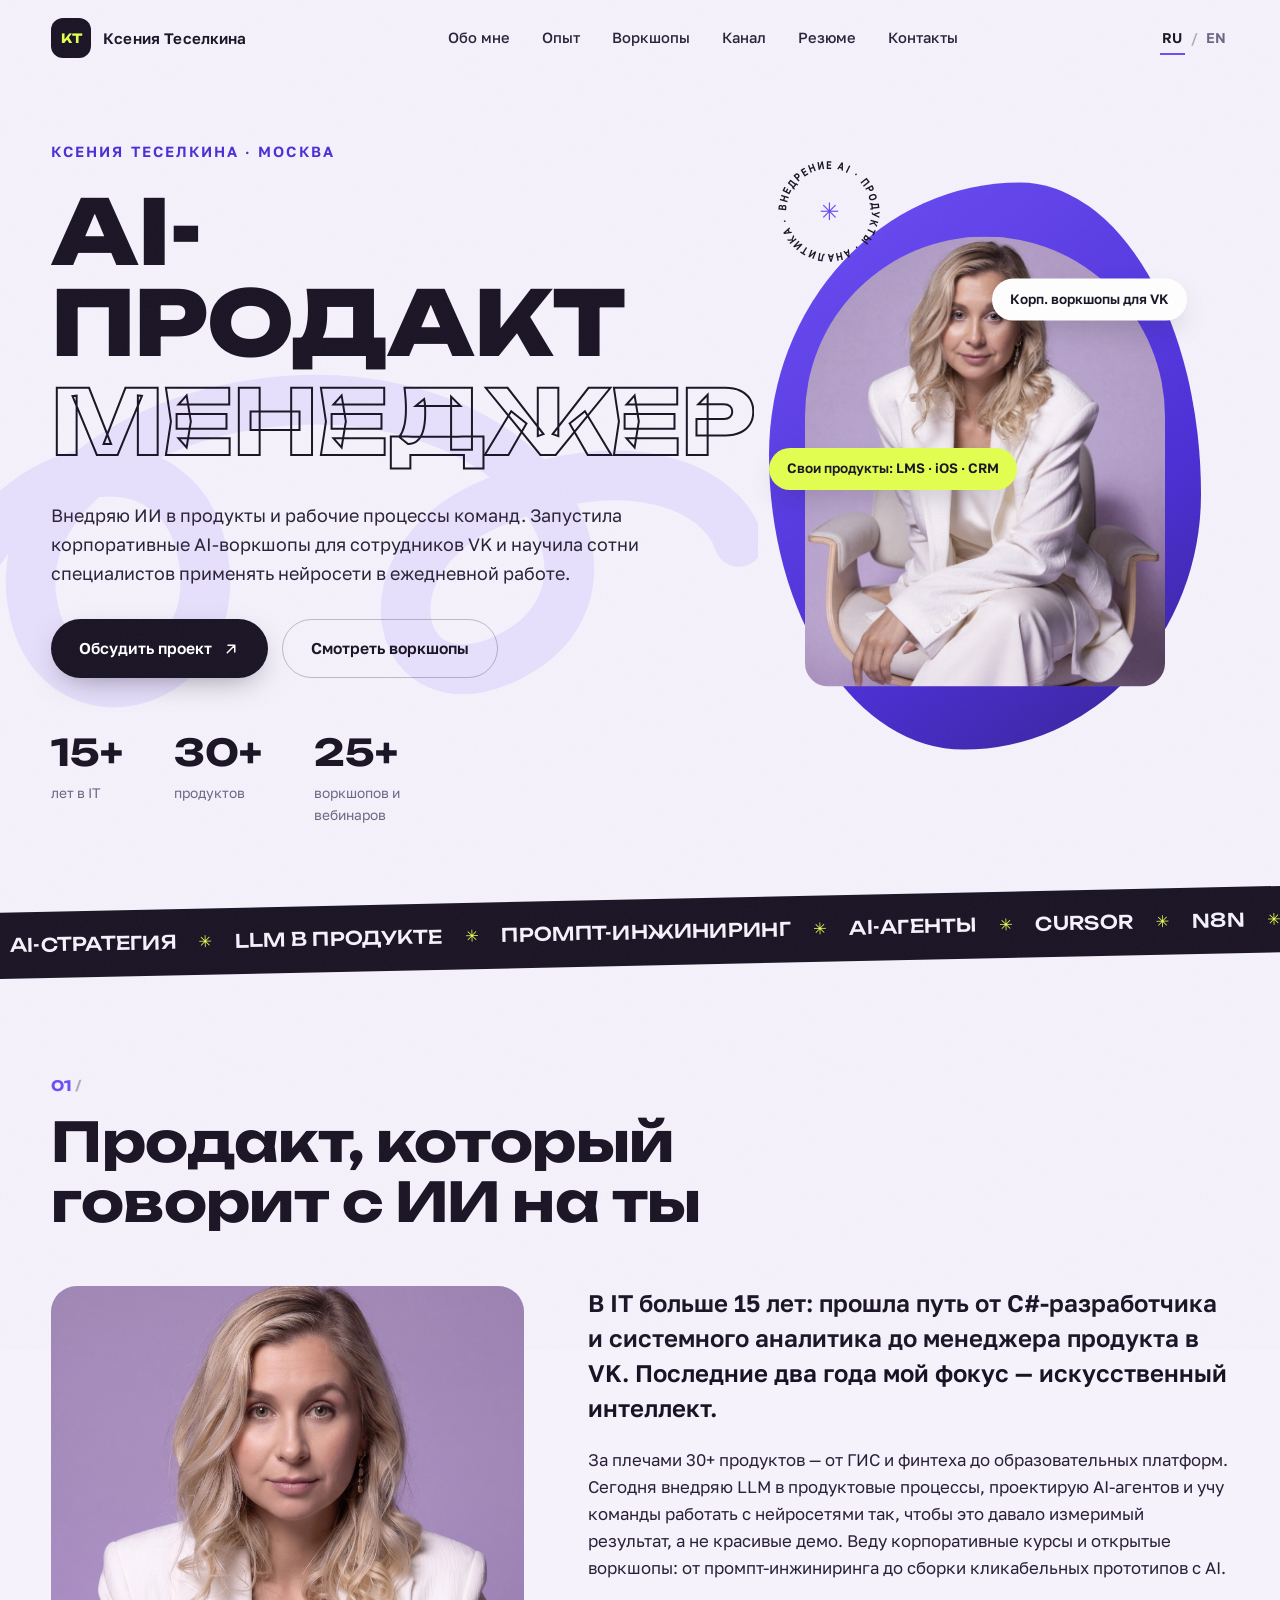
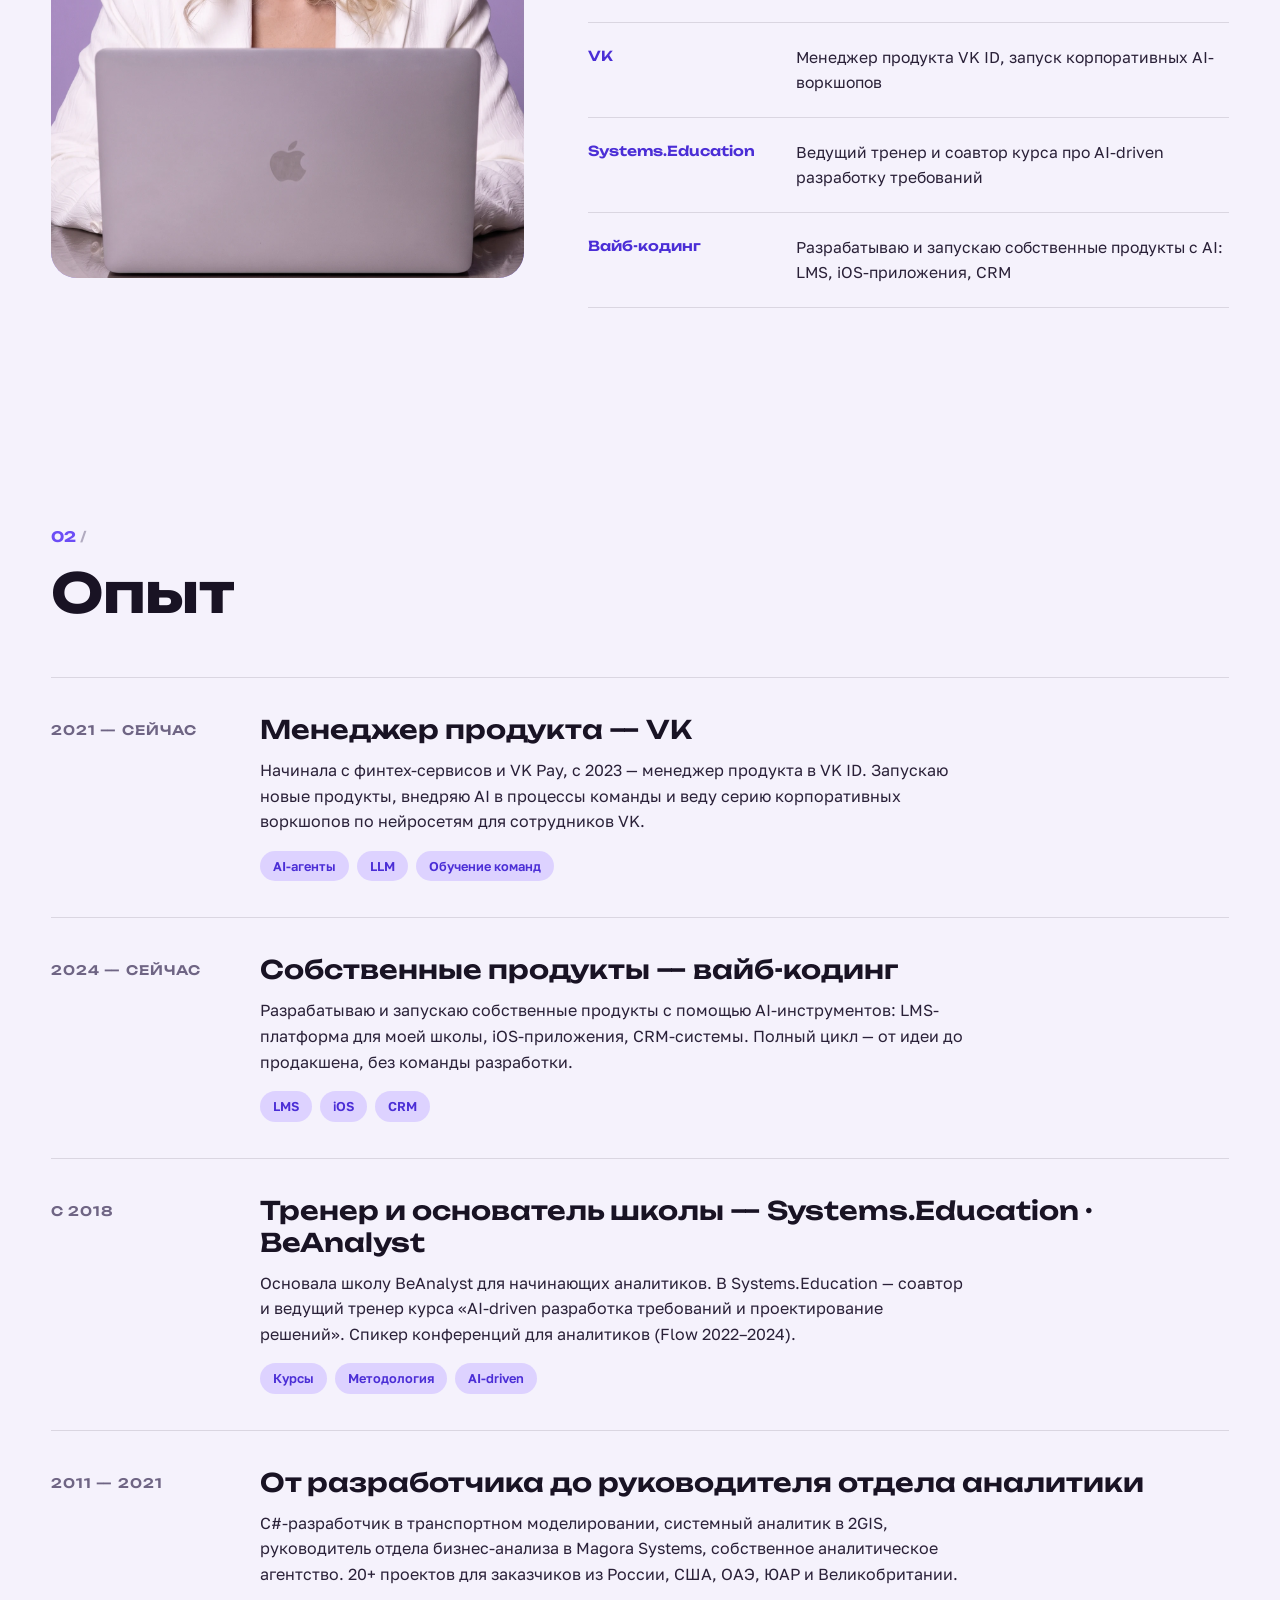
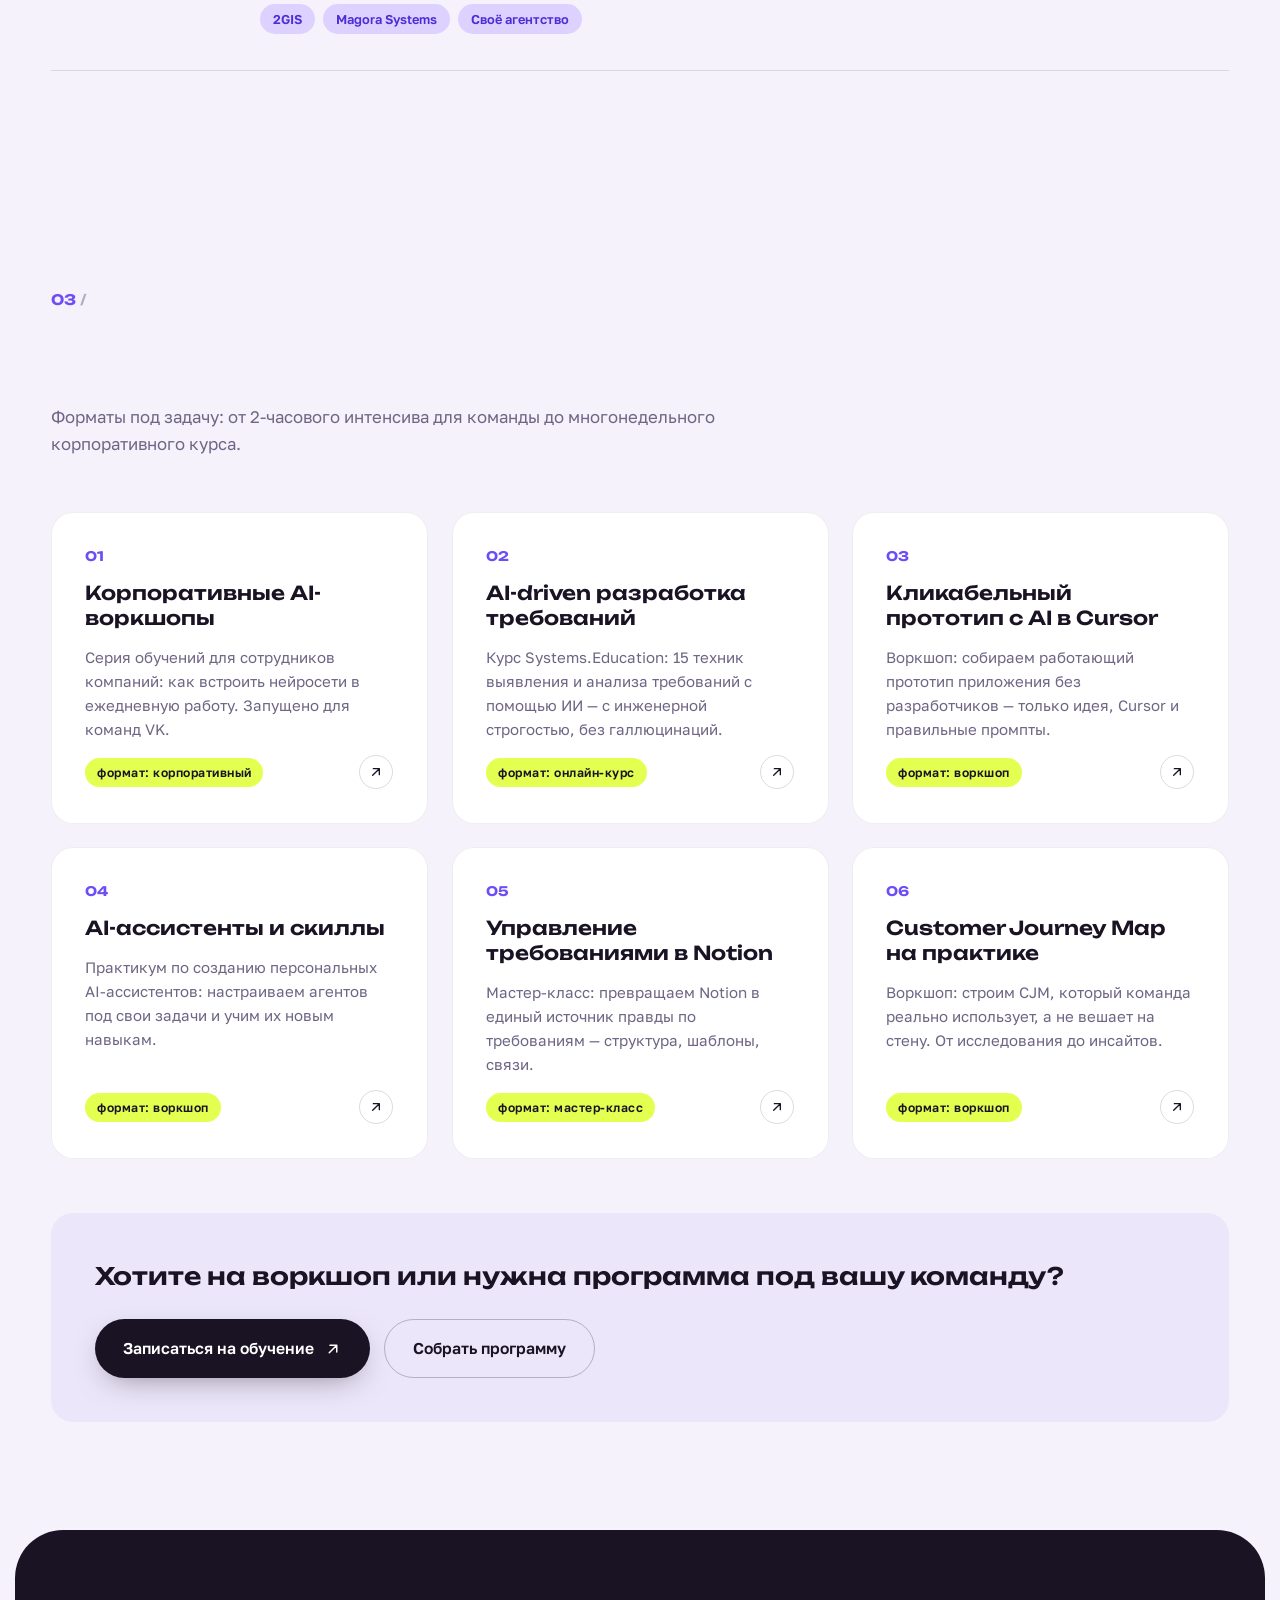
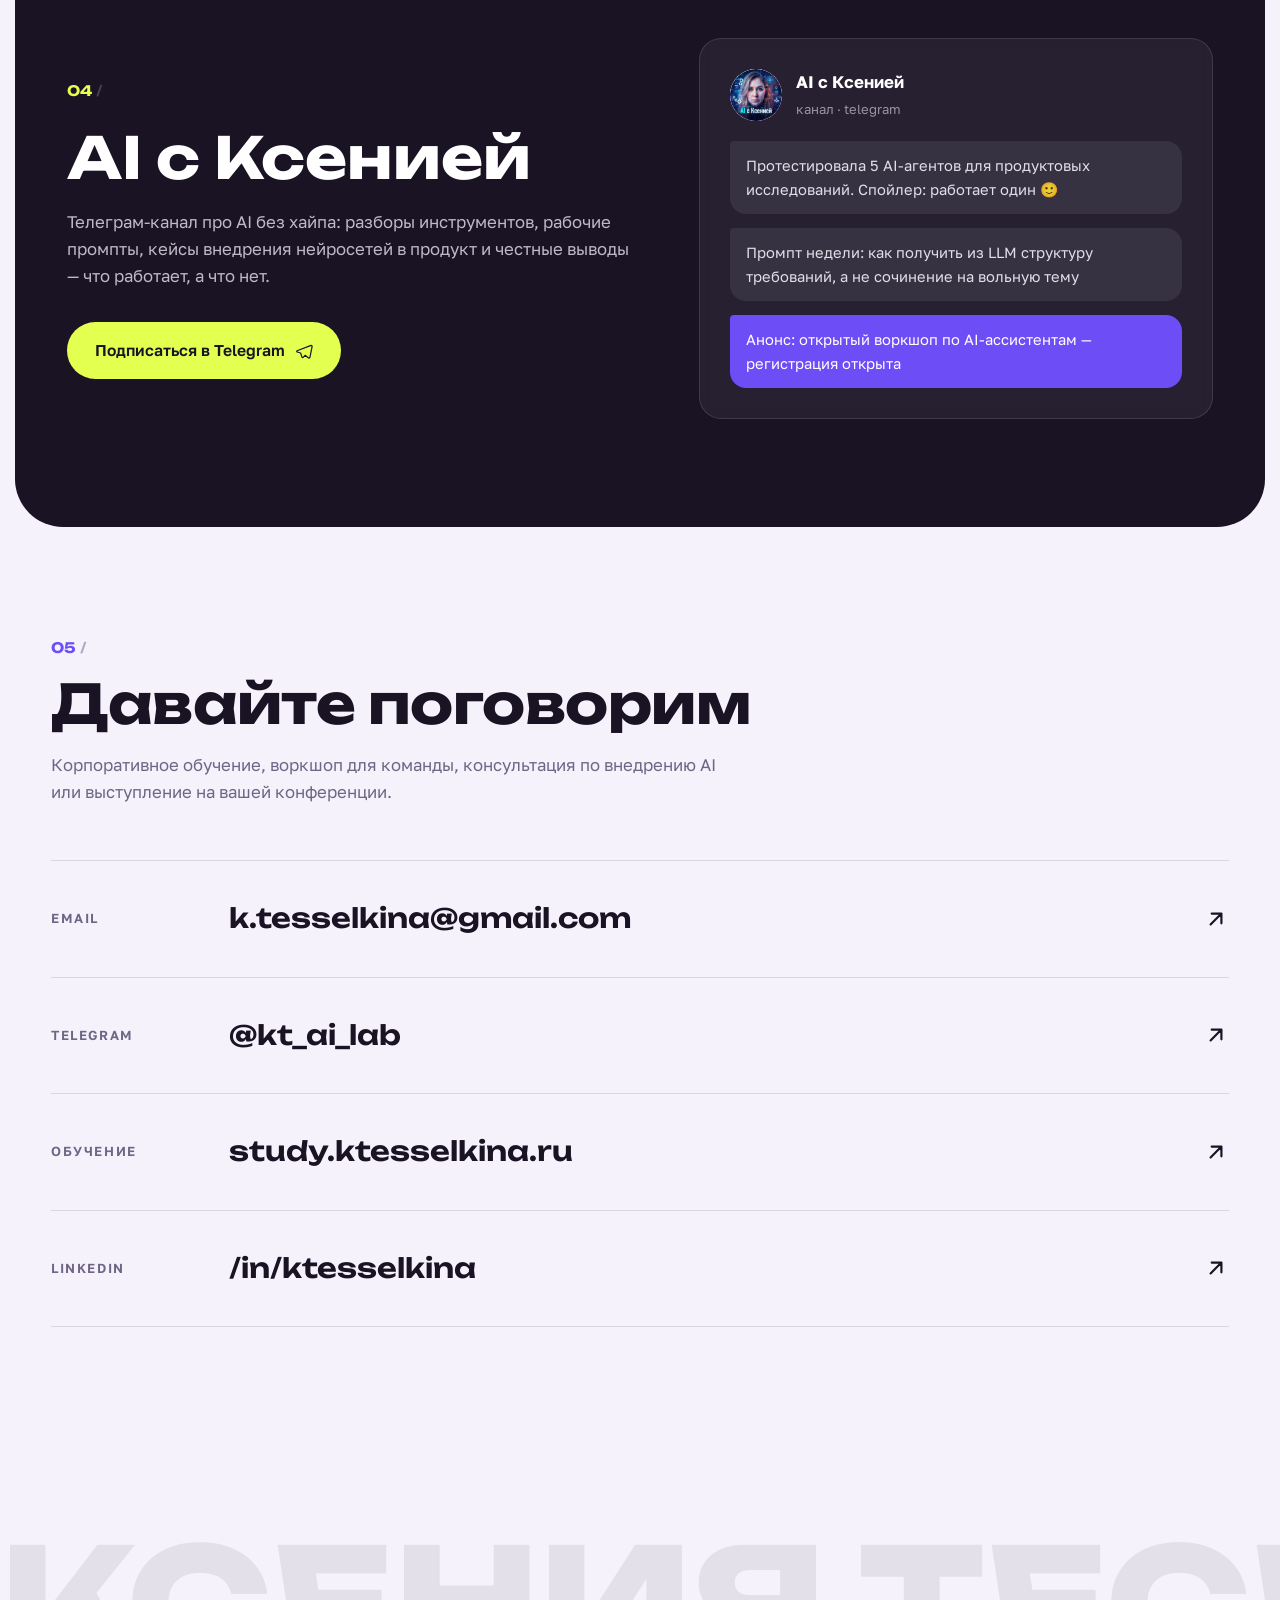
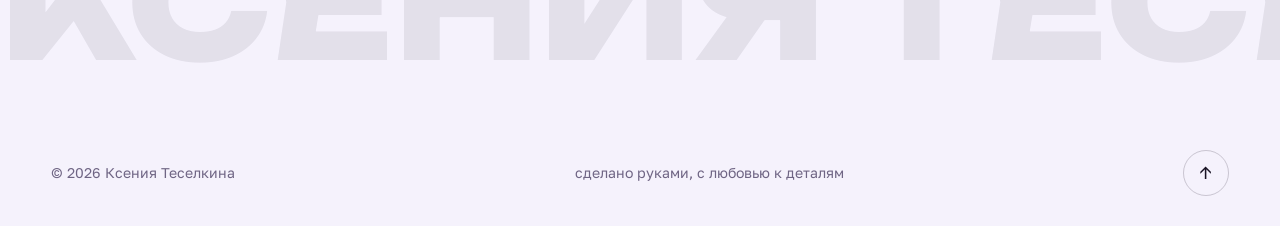
<file: index.html>
<!DOCTYPE html>
<html lang="ru">
<head>
  <meta charset="UTF-8">
  <meta name="viewport" content="width=device-width, initial-scale=1.0">
  <title>Ксения Теселкина — AI Product Manager</title>
  <meta name="description" content="Ксения Теселкина — AI Product Manager. Внедряю ИИ в продукты и команды, веду корпоративные воркшопы и курсы по работе с нейросетями.">
  <meta property="og:title" content="Ксения Теселкина — AI Product Manager">
  <meta property="og:description" content="Внедряю ИИ в продукты и команды. Воркшопы, курсы, консультации.">
  <meta property="og:image" content="assets/img/og.jpg">
  <link rel="preconnect" href="https://fonts.googleapis.com">
  <link rel="preconnect" href="https://fonts.gstatic.com" crossorigin>
  <link href="https://fonts.googleapis.com/css2?family=Unbounded:wght@400;500;600;700;800&family=Golos+Text:wght@400;500;600;700&display=swap" rel="stylesheet">
  <link rel="stylesheet" href="assets/css/style.css">
  <link rel="icon" href="data:image/svg+xml,<svg xmlns='http://www.w3.org/2000/svg' viewBox='0 0 100 100'><rect width='100' height='100' rx='24' fill='%236C4DF6'/><text x='50' y='68' font-size='52' text-anchor='middle' fill='white' font-family='Arial' font-weight='bold'>K</text></svg>">
</head>
<body>

  <!-- Grain overlay -->
  <div class="grain" aria-hidden="true"></div>

  <!-- Custom cursor -->
  <div class="cursor" aria-hidden="true"><div class="cursor__dot"></div><div class="cursor__ring"></div></div>

  <!-- Intro loader -->
  <div class="intro" id="intro" aria-hidden="true">
    <div class="intro__word"><span>К</span><span>с</span><span>е</span><span>н</span><span>и</span><span>я</span></div>
  </div>

  <!-- ============ HEADER ============ -->
  <header class="header" id="header">
    <a href="#top" class="header__logo" data-magnetic>
      <span class="header__logo-mark">KT</span>
      <span class="header__logo-text" data-i18n="nav.logo">Ксения Теселкина</span>
    </a>
    <nav class="header__nav" aria-label="Основная навигация">
      <a href="#about" class="header__link" data-i18n="nav.about">Обо мне</a>
      <a href="#experience" class="header__link" data-i18n="nav.experience">Опыт</a>
      <a href="#workshops" class="header__link" data-i18n="nav.workshops">Воркшопы</a>
      <a href="#channel" class="header__link" data-i18n="nav.channel">Канал</a>
      <a href="resume.html" class="header__link" data-i18n="nav.resume">Резюме</a>
      <a href="#contact" class="header__link" data-i18n="nav.contact">Контакты</a>
    </nav>
    <div class="header__right">
      <div class="lang" role="group" aria-label="Выбор языка">
        <button class="lang__btn is-active" data-lang="ru" type="button">RU</button>
        <span class="lang__divider">/</span>
        <button class="lang__btn" data-lang="en" type="button">EN</button>
      </div>
      <button class="burger" id="burger" type="button" aria-label="Меню" aria-expanded="false">
        <span></span><span></span>
      </button>
    </div>
  </header>

  <!-- Mobile menu -->
  <div class="mobmenu" id="mobmenu" aria-hidden="true">
    <nav class="mobmenu__nav">
      <a href="#about" class="mobmenu__link" data-i18n="nav.about">Обо мне</a>
      <a href="#experience" class="mobmenu__link" data-i18n="nav.experience">Опыт</a>
      <a href="#workshops" class="mobmenu__link" data-i18n="nav.workshops">Воркшопы</a>
      <a href="#channel" class="mobmenu__link" data-i18n="nav.channel">Канал</a>
      <a href="resume.html" class="mobmenu__link" data-i18n="nav.resume">Резюме</a>
      <a href="#contact" class="mobmenu__link" data-i18n="nav.contact">Контакты</a>
    </nav>
    <div class="mobmenu__footer">
      <a href="https://t.me/kt_ai_lab" target="_blank" rel="noopener">Telegram</a>
      <a href="https://www.linkedin.com/in/ktesselkina/" target="_blank" rel="noopener">LinkedIn</a>
    </div>
  </div>

  <main id="top">

    <!-- ============ HERO ============ -->
    <section class="hero">
      <svg class="hero__scribble" viewBox="0 0 900 600" fill="none" aria-hidden="true">
        <path class="hero__scribble-path" d="M60 420 C 120 260, 300 240, 320 380 C 340 520, 160 560, 140 420 C 120 280, 340 180, 520 220 C 700 260, 760 420, 640 480 C 520 540, 480 380, 620 320 C 760 260, 860 300, 880 360" stroke="currentColor" stroke-width="52" stroke-linecap="round"/>
      </svg>

      <div class="hero__inner">
        <div class="hero__left">
          <p class="hero__eyebrow reveal-line"><span data-i18n="hero.eyebrow">Ксения Теселкина · Москва</span></p>
          <h1 class="hero__title">
            <span class="hero__title-line"><span class="hero__title-word" data-i18n="hero.line1">AI-продакт</span></span>
            <span class="hero__title-line"><span class="hero__title-word hero__title-word--outline" data-i18n="hero.line2">менеджер</span></span>
          </h1>
          <p class="hero__sub reveal" data-i18n="hero.sub">Внедряю ИИ в продукты и рабочие процессы команд. Запустила корпоративные AI‑воркшопы для сотрудников VK и научила сотни специалистов применять нейросети в ежедневной работе.</p>
          <div class="hero__cta reveal">
            <a href="#contact" class="btn btn--primary" data-magnetic><span data-i18n="hero.cta1">Обсудить проект</span><svg viewBox="0 0 24 24" fill="none"><path d="M7 17L17 7M17 7H8M17 7V16" stroke="currentColor" stroke-width="2" stroke-linecap="round" stroke-linejoin="round"/></svg></a>
            <a href="#workshops" class="btn btn--ghost" data-magnetic><span data-i18n="hero.cta2">Смотреть воркшопы</span></a>
          </div>
          <div class="hero__stats reveal">
            <div class="stat">
              <span class="stat__num" data-count="15" data-suffix="+">0</span>
              <span class="stat__label" data-i18n="hero.stat1">лет в IT</span>
            </div>
            <div class="stat">
              <span class="stat__num" data-count="30" data-suffix="+">0</span>
              <span class="stat__label" data-i18n="hero.stat2">продуктов</span>
            </div>
            <div class="stat">
              <span class="stat__num" data-count="25" data-suffix="+">0</span>
              <span class="stat__label" data-i18n="hero.stat3">воркшопов и вебинаров</span>
            </div>
          </div>
        </div>

        <div class="hero__right">
          <div class="hero__photo-wrap" data-parallax="0.06">
            <div class="hero__blob" aria-hidden="true"></div>
            <figure class="photo photo--hero">
              <img src="assets/img/hero.webp" alt="Ксения Теселкина" loading="eager">
              <figcaption class="photo__ph" aria-hidden="true">
                <span class="photo__ph-label">hero.jpg</span>
              </figcaption>
            </figure>
            <div class="hero__badge" data-parallax="0.12" aria-hidden="true">
              <svg viewBox="0 0 120 120" class="hero__badge-svg">
                <defs><path id="circlePath" d="M60,60 m-44,0 a44,44 0 1,1 88,0 a44,44 0 1,1 -88,0"/></defs>
                <text class="hero__badge-text"><textPath href="#circlePath" textLength="274" lengthAdjust="spacingAndGlyphs" data-i18n="hero.badge">ВНЕДРЕНИЕ AI · ПРОДУКТЫ · АНАЛИТИКА ·&#160;</textPath></text>
              </svg>
              <span class="hero__badge-center">✳</span>
            </div>
            <div class="hero__chip hero__chip--1" data-parallax="0.1"><span data-i18n="hero.chip1">Корп. воркшопы для VK</span></div>
            <div class="hero__chip hero__chip--2" data-parallax="0.15"><span data-i18n="hero.chip2">Свои продукты: LMS · iOS · CRM</span></div>
          </div>
        </div>
      </div>

      <div class="hero__scrollhint reveal" aria-hidden="true">
        <span data-i18n="hero.scroll">листайте</span>
        <div class="hero__scrollhint-line"></div>
      </div>
    </section>

    <!-- ============ MARQUEE ============ -->
    <div class="marquee" aria-hidden="true">
      <div class="marquee__track">
        <div class="marquee__group">
          <span>AI-стратегия</span><i>✳</i><span>LLM в продукте</span><i>✳</i><span>Промпт-инжиниринг</span><i>✳</i><span>AI-агенты</span><i>✳</i><span>Cursor</span><i>✳</i><span>n8n</span><i>✳</i><span>Обучение команд</span><i>✳</i><span>Product Discovery</span><i>✳</i><span>CJM</span><i>✳</i><span>Требования без галлюцинаций</span><i>✳</i>
        </div>
        <div class="marquee__group" aria-hidden="true">
          <span>AI-стратегия</span><i>✳</i><span>LLM в продукте</span><i>✳</i><span>Промпт-инжиниринг</span><i>✳</i><span>AI-агенты</span><i>✳</i><span>Cursor</span><i>✳</i><span>n8n</span><i>✳</i><span>Обучение команд</span><i>✳</i><span>Product Discovery</span><i>✳</i><span>CJM</span><i>✳</i><span>Требования без галлюцинаций</span><i>✳</i>
        </div>
      </div>
    </div>

    <!-- ============ ABOUT ============ -->
    <section class="section about" id="about">
      <div class="section__head">
        <span class="section__num">01</span>
        <h2 class="section__title reveal-words" data-i18n="about.title">Продакт, который говорит с ИИ на ты</h2>
      </div>
      <div class="about__grid">
        <div class="about__photo-col">
          <figure class="photo photo--about reveal" data-tilt>
            <img src="assets/img/about.webp" alt="Ксения за работой" loading="lazy">
            <figcaption class="photo__ph" aria-hidden="true"><span class="photo__ph-label">about.jpg</span></figcaption>
          </figure>
        </div>
        <div class="about__text-col">
          <p class="about__lead reveal" data-i18n="about.lead">В IT больше 15 лет: прошла путь от C#-разработчика и системного аналитика до менеджера продукта в VK. Последние два года мой фокус — искусственный интеллект.</p>
          <p class="about__body reveal" data-i18n="about.body">За плечами 30+ продуктов — от ГИС и финтеха до образовательных платформ. Сегодня внедряю LLM в продуктовые процессы, проектирую AI-агентов и учу команды работать с нейросетями так, чтобы это давало измеримый результат, а не красивые демо. Веду корпоративные курсы и открытые воркшопы: от промпт-инжиниринга до сборки кликабельных прототипов с AI.</p>
          <ul class="about__facts">
            <li class="fact reveal">
              <span class="fact__k">VK</span>
              <span class="fact__v" data-i18n="about.fact1">Менеджер продукта VK ID, запуск корпоративных AI-воркшопов</span>
            </li>
            <li class="fact reveal">
              <span class="fact__k">Systems.Education</span>
              <span class="fact__v" data-i18n="about.fact2">Ведущий тренер и соавтор курса про AI-driven разработку требований</span>
            </li>
            <li class="fact reveal">
              <span class="fact__k" data-i18n="about.fact3k">Вайб-кодинг</span>
              <span class="fact__v" data-i18n="about.fact3">Разрабатываю и запускаю собственные продукты с AI: LMS, iOS-приложения, CRM</span>
            </li>
          </ul>
        </div>
      </div>
    </section>

    <!-- ============ EXPERIENCE ============ -->
    <section class="section experience" id="experience">
      <div class="section__head">
        <span class="section__num">02</span>
        <h2 class="section__title reveal-words" data-i18n="exp.title">Опыт</h2>
      </div>
      <div class="timeline">
        <article class="timeline__item reveal">
          <div class="timeline__period" data-i18n="exp.i1.period">2021 — сейчас</div>
          <div class="timeline__body">
            <h3 class="timeline__role" data-i18n="exp.i1.role">Менеджер продукта — VK</h3>
            <p class="timeline__desc" data-i18n="exp.i1.desc">Начинала с финтех-сервисов и VK Pay, с 2023 — менеджер продукта в VK ID. Запускаю новые продукты, внедряю AI в процессы команды и веду серию корпоративных воркшопов по нейросетям для сотрудников VK.</p>
            <div class="timeline__tags"><span>AI-агенты</span><span>LLM</span><span data-i18n="exp.i1.tag3">Обучение команд</span></div>
          </div>
        </article>
        <article class="timeline__item reveal">
          <div class="timeline__period" data-i18n="exp.i3.period">2024 — сейчас</div>
          <div class="timeline__body">
            <h3 class="timeline__role" data-i18n="exp.i3.role">Собственные продукты — вайб-кодинг</h3>
            <p class="timeline__desc" data-i18n="exp.i3.desc">Разрабатываю и запускаю собственные продукты с помощью AI-инструментов: LMS-платформа для моей школы, iOS-приложения, CRM-системы. Полный цикл — от идеи до продакшена, без команды разработки.</p>
            <div class="timeline__tags"><span>LMS</span><span>iOS</span><span>CRM</span></div>
          </div>
        </article>
        <article class="timeline__item reveal">
          <div class="timeline__period" data-i18n="exp.i2.period">с 2018</div>
          <div class="timeline__body">
            <h3 class="timeline__role" data-i18n="exp.i2.role">Тренер и основатель школы — Systems.Education · BeAnalyst</h3>
            <p class="timeline__desc" data-i18n="exp.i2.desc">Основала школу BeAnalyst для начинающих аналитиков. В Systems.Education — соавтор и ведущий тренер курса «AI-driven разработка требований и проектирование решений». Спикер конференций для аналитиков (Flow 2022–2024).</p>
            <div class="timeline__tags"><span data-i18n="exp.i2.tag1">Курсы</span><span data-i18n="exp.i2.tag2">Методология</span><span>AI-driven</span></div>
          </div>
        </article>
        <article class="timeline__item reveal">
          <div class="timeline__period" data-i18n="exp.i4.period">2011 — 2021</div>
          <div class="timeline__body">
            <h3 class="timeline__role" data-i18n="exp.i4.role">От разработчика до руководителя отдела аналитики</h3>
            <p class="timeline__desc" data-i18n="exp.i4.desc">C#-разработчик в транспортном моделировании, системный аналитик в 2GIS, руководитель отдела бизнес-анализа в Magora Systems, собственное аналитическое агентство. 20+ проектов для заказчиков из России, США, ОАЭ, ЮАР и Великобритании.</p>
            <div class="timeline__tags"><span>2GIS</span><span>Magora Systems</span><span data-i18n="exp.i4.tag3">Своё агентство</span></div>
          </div>
        </article>
      </div>
    </section>

    <!-- ============ WORKSHOPS ============ -->
    <section class="section workshops" id="workshops">
      <div class="section__head">
        <span class="section__num">03</span>
        <h2 class="section__title reveal-words" data-i18n="ws.title">Воркшопы и курсы</h2>
        <p class="section__sub reveal" data-i18n="ws.sub">Форматы под задачу: от 2-часового интенсива для команды до многонедельного корпоративного курса.</p>
      </div>
      <div class="cards">
        <a class="card reveal" data-tilt href="#contact">
          <span class="card__num">01</span>
          <h3 class="card__title" data-i18n="ws.c1.title">Корпоративные AI-воркшопы</h3>
          <p class="card__desc" data-i18n="ws.c1.desc">Серия обучений для сотрудников компаний: как встроить нейросети в ежедневную работу. Запущено для команд VK.</p>
          <span class="card__foot"><span class="card__tag" data-i18n="ws.c1.tag">формат: корпоративный</span><span class="card__arrow" aria-hidden="true"><svg viewBox="0 0 24 24" fill="none"><path d="M7 17L17 7M17 7H8M17 7V16" stroke="currentColor" stroke-width="2" stroke-linecap="round" stroke-linejoin="round"/></svg></span></span>
        </a>
        <a class="card reveal" data-tilt href="https://systems.education/sard" target="_blank" rel="noopener">
          <span class="card__num">02</span>
          <h3 class="card__title" data-i18n="ws.c2.title">AI-driven разработка требований</h3>
          <p class="card__desc" data-i18n="ws.c2.desc">Курс Systems.Education: 15 техник выявления и анализа требований с помощью ИИ — с инженерной строгостью, без галлюцинаций.</p>
          <span class="card__foot"><span class="card__tag" data-i18n="ws.c2.tag">формат: онлайн-курс</span><span class="card__arrow" aria-hidden="true"><svg viewBox="0 0 24 24" fill="none"><path d="M7 17L17 7M17 7H8M17 7V16" stroke="currentColor" stroke-width="2" stroke-linecap="round" stroke-linejoin="round"/></svg></span></span>
        </a>
        <a class="card reveal" data-tilt href="#contact">
          <span class="card__num">03</span>
          <h3 class="card__title" data-i18n="ws.c3.title">Кликабельный прототип с AI в Cursor</h3>
          <p class="card__desc" data-i18n="ws.c3.desc">Воркшоп: собираем работающий прототип приложения без разработчиков — только идея, Cursor и правильные промпты.</p>
          <span class="card__foot"><span class="card__tag" data-i18n="ws.c3.tag">формат: воркшоп</span><span class="card__arrow" aria-hidden="true"><svg viewBox="0 0 24 24" fill="none"><path d="M7 17L17 7M17 7H8M17 7V16" stroke="currentColor" stroke-width="2" stroke-linecap="round" stroke-linejoin="round"/></svg></span></span>
        </a>
        <a class="card reveal" data-tilt href="https://workshop3-eight.vercel.app/" target="_blank" rel="noopener">
          <span class="card__num">04</span>
          <h3 class="card__title" data-i18n="ws.c4.title">AI-ассистенты и скиллы</h3>
          <p class="card__desc" data-i18n="ws.c4.desc">Практикум по созданию персональных AI-ассистентов: настраиваем агентов под свои задачи и учим их новым навыкам.</p>
          <span class="card__foot"><span class="card__tag" data-i18n="ws.c4.tag">формат: воркшоп</span><span class="card__arrow" aria-hidden="true"><svg viewBox="0 0 24 24" fill="none"><path d="M7 17L17 7M17 7H8M17 7V16" stroke="currentColor" stroke-width="2" stroke-linecap="round" stroke-linejoin="round"/></svg></span></span>
        </a>
        <a class="card reveal" data-tilt href="https://www.youtube.com/watch?v=b4bGbEPmNdo" target="_blank" rel="noopener">
          <span class="card__num">05</span>
          <h3 class="card__title" data-i18n="ws.c5.title">Управление требованиями в Notion</h3>
          <p class="card__desc" data-i18n="ws.c5.desc">Мастер-класс: превращаем Notion в единый источник правды по требованиям — структура, шаблоны, связи.</p>
          <span class="card__foot"><span class="card__tag" data-i18n="ws.c5.tag">формат: мастер-класс</span><span class="card__arrow" aria-hidden="true"><svg viewBox="0 0 24 24" fill="none"><path d="M7 17L17 7M17 7H8M17 7V16" stroke="currentColor" stroke-width="2" stroke-linecap="round" stroke-linejoin="round"/></svg></span></span>
        </a>
        <a class="card reveal" data-tilt href="#contact">
          <span class="card__num">06</span>
          <h3 class="card__title" data-i18n="ws.c6.title">Customer Journey Map на практике</h3>
          <p class="card__desc" data-i18n="ws.c6.desc">Воркшоп: строим CJM, который команда реально использует, а не вешает на стену. От исследования до инсайтов.</p>
          <span class="card__foot"><span class="card__tag" data-i18n="ws.c6.tag">формат: воркшоп</span><span class="card__arrow" aria-hidden="true"><svg viewBox="0 0 24 24" fill="none"><path d="M7 17L17 7M17 7H8M17 7V16" stroke="currentColor" stroke-width="2" stroke-linecap="round" stroke-linejoin="round"/></svg></span></span>
        </a>
      </div>
      <div class="workshops__cta reveal">
        <p data-i18n="ws.cta.text">Хотите на воркшоп или нужна программа под вашу команду?</p>
        <div class="workshops__cta-btns">
          <a href="study.html" class="btn btn--primary" data-magnetic><span data-i18n="ws.cta.btn">Записаться на обучение</span><svg viewBox="0 0 24 24" fill="none"><path d="M7 17L17 7M17 7H8M17 7V16" stroke="currentColor" stroke-width="2" stroke-linecap="round" stroke-linejoin="round"/></svg></a>
          <a href="#contact" class="btn btn--ghost" data-magnetic><span data-i18n="ws.cta.btn2">Собрать программу</span></a>
        </div>
      </div>
    </section>

    <!-- ============ CHANNEL ============ -->
    <section class="section channel" id="channel">
      <div class="channel__inner">
        <div class="channel__left">
          <span class="section__num section__num--light">04</span>
          <h2 class="channel__title reveal-words" data-i18n="ch.title">AI с Ксенией</h2>
          <p class="channel__desc reveal" data-i18n="ch.desc">Телеграм-канал про AI без хайпа: разборы инструментов, рабочие промпты, кейсы внедрения нейросетей в продукт и честные выводы — что работает, а что нет.</p>
          <a href="https://t.me/kt_ai_lab" target="_blank" rel="noopener" class="btn btn--light reveal" data-magnetic>
            <span data-i18n="ch.btn">Подписаться в Telegram</span>
            <svg viewBox="0 0 24 24" fill="none"><path d="M21.5 4.5L2.8 11.7c-.8.3-.8 1.4.1 1.6l4.6 1.4 1.8 5.5c.2.7 1.1.9 1.6.3l2.5-2.7 4.8 3.5c.6.4 1.4.1 1.6-.6l3-14.6c.2-.9-.7-1.6-1.3-1.6z" stroke="currentColor" stroke-width="1.6" stroke-linejoin="round"/></svg>
          </a>
        </div>
        <div class="channel__right">
          <div class="tgcard reveal" data-tilt>
            <div class="tgcard__head">
              <figure class="photo photo--avatar">
                <img src="assets/img/avatar.jpg" alt="" loading="lazy">
                <figcaption class="photo__ph" aria-hidden="true"><span class="photo__ph-label">avatar.jpg</span></figcaption>
              </figure>
              <div>
                <strong data-i18n="ch.card.name">AI с Ксенией</strong>
                <span data-i18n="ch.card.sub">канал · telegram</span>
              </div>
            </div>
            <div class="tgcard__msg" data-i18n="ch.card.msg1">Протестировала 5 AI-агентов для продуктовых исследований. Спойлер: работает один 🙂</div>
            <div class="tgcard__msg" data-i18n="ch.card.msg2">Промпт недели: как получить из LLM структуру требований, а не сочинение на вольную тему</div>
            <div class="tgcard__msg tgcard__msg--accent" data-i18n="ch.card.msg3">Анонс: открытый воркшоп по AI-ассистентам — регистрация открыта</div>
          </div>
        </div>
      </div>
    </section>

    <!-- ============ CONTACT ============ -->
    <section class="section contact" id="contact">
      <div class="section__head">
        <span class="section__num">05</span>
        <h2 class="section__title reveal-words" data-i18n="ct.title">Давайте поговорим</h2>
        <p class="section__sub reveal" data-i18n="ct.sub">Корпоративное обучение, воркшоп для команды, консультация по внедрению AI или выступление на вашей конференции.</p>
      </div>
      <div class="contact__links">
        <a href="mailto:k.tesselkina@gmail.com" class="contact__link reveal" data-magnetic>
          <span class="contact__link-label">Email</span>
          <span class="contact__link-value">k.tesselkina@gmail.com</span>
          <svg viewBox="0 0 24 24" fill="none"><path d="M7 17L17 7M17 7H8M17 7V16" stroke="currentColor" stroke-width="2" stroke-linecap="round" stroke-linejoin="round"/></svg>
        </a>
        <a href="https://t.me/kt_ai_lab" target="_blank" rel="noopener" class="contact__link reveal" data-magnetic>
          <span class="contact__link-label">Telegram</span>
          <span class="contact__link-value" data-i18n="ct.tg">@kt_ai_lab</span>
          <svg viewBox="0 0 24 24" fill="none"><path d="M7 17L17 7M17 7H8M17 7V16" stroke="currentColor" stroke-width="2" stroke-linecap="round" stroke-linejoin="round"/></svg>
        </a>
        <a href="study.html" class="contact__link reveal" data-magnetic>
          <span class="contact__link-label" data-i18n="ct.study">Обучение</span>
          <span class="contact__link-value">study.ktesselkina.ru</span>
          <svg viewBox="0 0 24 24" fill="none"><path d="M7 17L17 7M17 7H8M17 7V16" stroke="currentColor" stroke-width="2" stroke-linecap="round" stroke-linejoin="round"/></svg>
        </a>
        <a href="https://www.linkedin.com/in/ktesselkina/" target="_blank" rel="noopener" class="contact__link reveal" data-magnetic>
          <span class="contact__link-label">LinkedIn</span>
          <span class="contact__link-value">/in/ktesselkina</span>
          <svg viewBox="0 0 24 24" fill="none"><path d="M7 17L17 7M17 7H8M17 7V16" stroke="currentColor" stroke-width="2" stroke-linecap="round" stroke-linejoin="round"/></svg>
        </a>
      </div>
    </section>
  </main>

  <!-- ============ FOOTER ============ -->
  <footer class="footer">
    <div class="footer__marquee" aria-hidden="true">
      <div class="footer__marquee-track">
        <span data-i18n="ft.big">Ксения Теселкина&#160;·&#160;</span><span data-i18n="ft.big2">Ксения Теселкина&#160;·&#160;</span>
      </div>
    </div>
    <div class="footer__bottom">
      <span data-i18n="ft.copy">© 2026 Ксения Теселкина</span>
      <span class="footer__note" data-i18n="ft.note">сделано руками, с любовью к деталям</span>
      <a href="#top" class="footer__up" data-magnetic aria-label="Наверх">↑</a>
    </div>
  </footer>

  <script src="assets/js/main.js"></script>
</body>
</html>
</file>
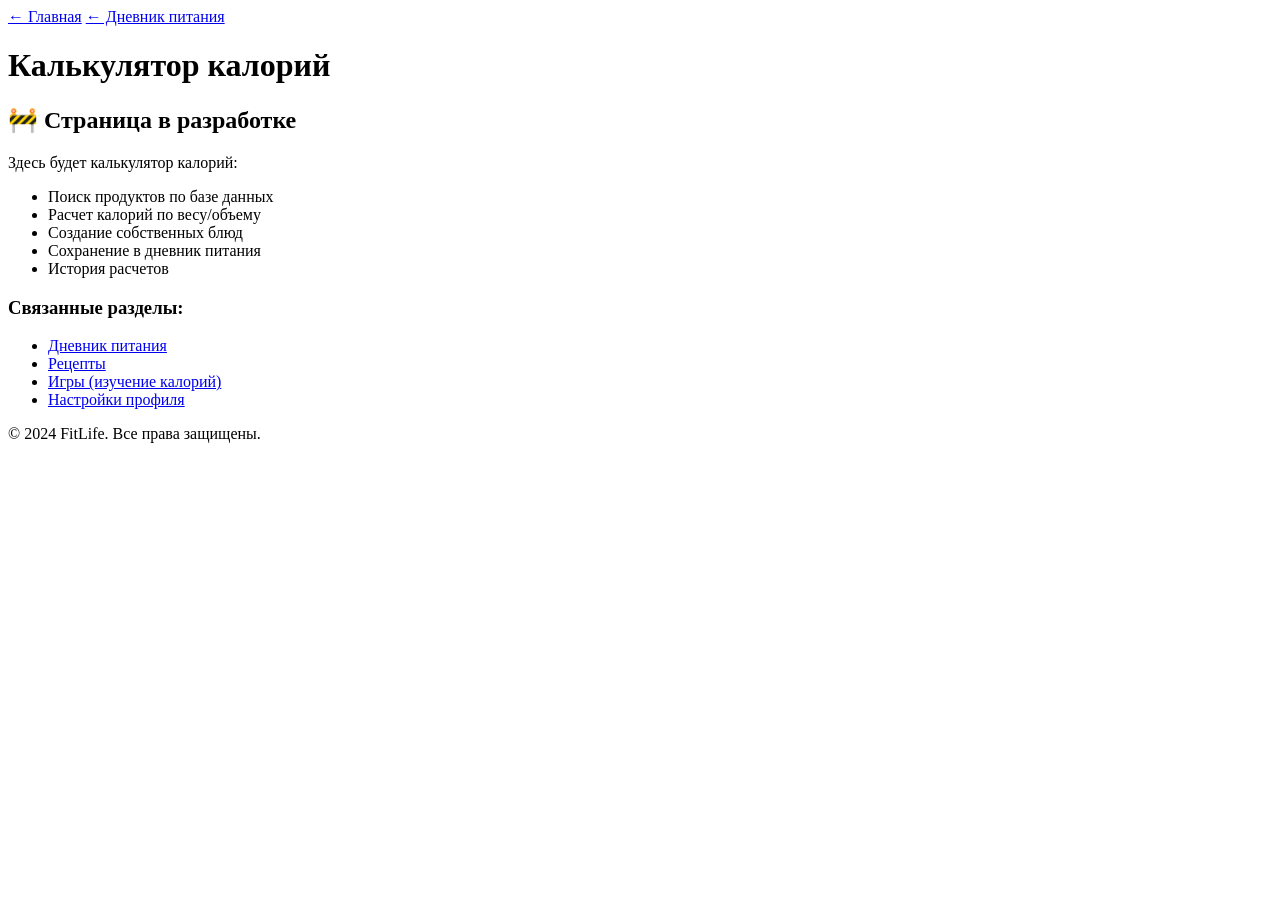
<file: calorie-calculator.html>
<!DOCTYPE html>
<html lang="ru">
<head>
    <meta charset="UTF-8">
    <meta name="viewport" content="width=device-width, initial-scale=1.0">
    <title>Калькулятор калорий - FitLife</title>
</head>
<body>
    <!-- Навигация -->
    <nav>
        <a href="index.html">← Главная</a>
        <a href="food-diary.html">← Дневник питания</a>
    </nav>

    <!-- Заголовок страницы -->
    <header>
        <h1>Калькулятор калорий</h1>
    </header>

    <main>
        <!-- Заглушка для страницы в разработке -->
        <section>
            <h2>🚧 Страница в разработке</h2>
            <p>Здесь будет калькулятор калорий:</p>
            <ul>
                <li>Поиск продуктов по базе данных</li>
                <li>Расчет калорий по весу/объему</li>
                <li>Создание собственных блюд</li>
                <li>Сохранение в дневник питания</li>
                <li>История расчетов</li>
            </ul>
        </section>

        <!-- Навигация к связанным страницам -->
        <nav>
            <h3>Связанные разделы:</h3>
            <ul>
                <li><a href="food-diary.html">Дневник питания</a></li>
                <li><a href="recipes.html">Рецепты</a></li>
                <li><a href="games.html">Игры (изучение калорий)</a></li>
                <li><a href="profile.html">Настройки профиля</a></li>
            </ul>
        </nav>
    </main>

    <footer>
        <p>&copy; 2024 FitLife. Все права защищены.</p>
    </footer>
</body>
</html>
</file>
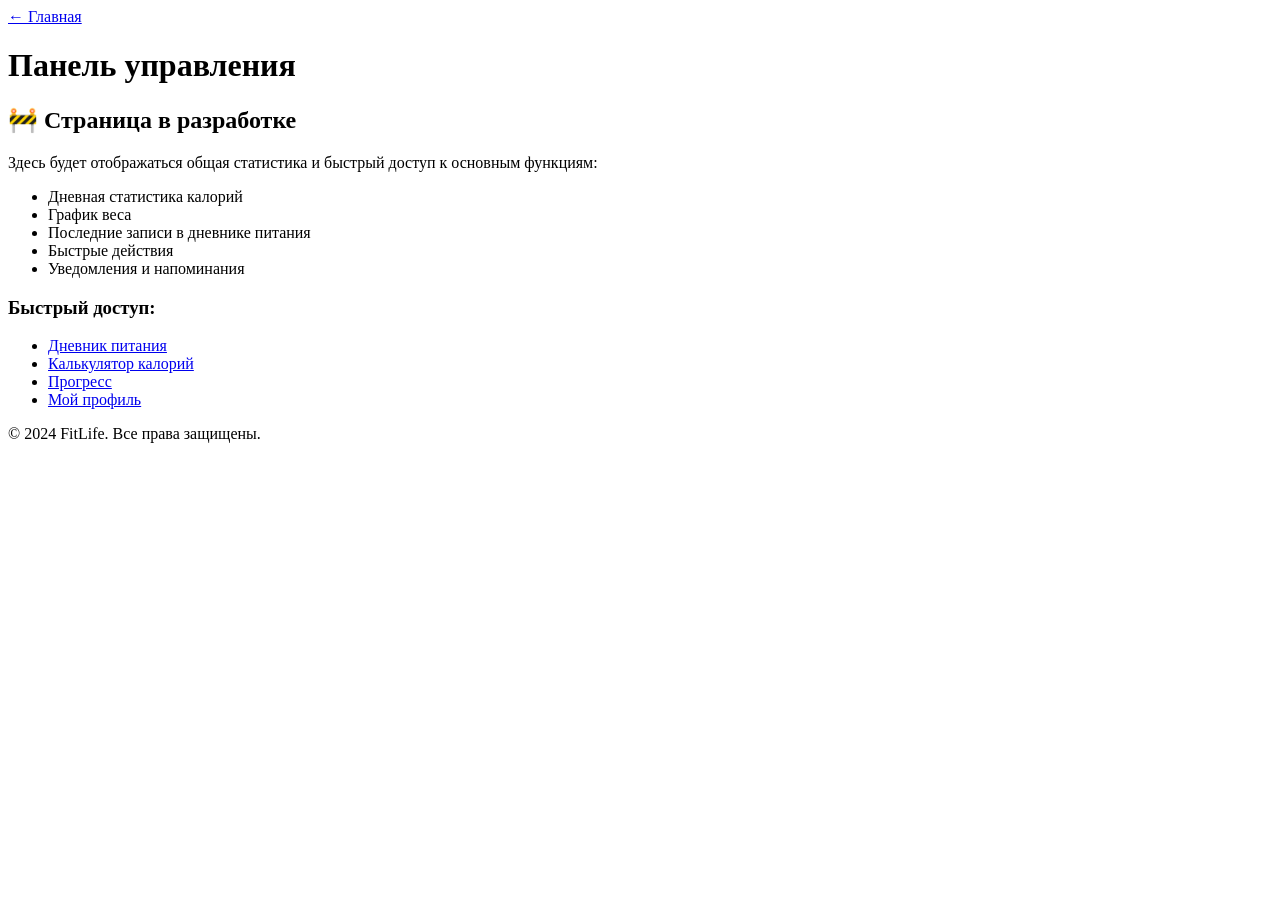
<file: dashboard.html>
<!DOCTYPE html>
<html lang="ru">
<head>
    <meta charset="UTF-8">
    <meta name="viewport" content="width=device-width, initial-scale=1.0">
    <title>Панель управления - FitLife</title>
</head>
<body>
    <!-- Навигация -->
    <nav>
        <a href="index.html">← Главная</a>
    </nav>

    <!-- Заголовок страницы -->
    <header>
        <h1>Панель управления</h1>
    </header>

    <main>
        <!-- Заглушка для страницы в разработке -->
        <section>
            <h2>🚧 Страница в разработке</h2>
            <p>Здесь будет отображаться общая статистика и быстрый доступ к основным функциям:</p>
            <ul>
                <li>Дневная статистика калорий</li>
                <li>График веса</li>
                <li>Последние записи в дневнике питания</li>
                <li>Быстрые действия</li>
                <li>Уведомления и напоминания</li>
            </ul>
        </section>

        <!-- Навигация к связанным страницам -->
        <nav>
            <h3>Быстрый доступ:</h3>
            <ul>
                <li><a href="food-diary.html">Дневник питания</a></li>
                <li><a href="calorie-calculator.html">Калькулятор калорий</a></li>
                <li><a href="progress.html">Прогресс</a></li>
                <li><a href="profile.html">Мой профиль</a></li>
            </ul>
        </nav>
    </main>

    <footer>
        <p>&copy; 2024 FitLife. Все права защищены.</p>
    </footer>
</body>
</html>
</file>
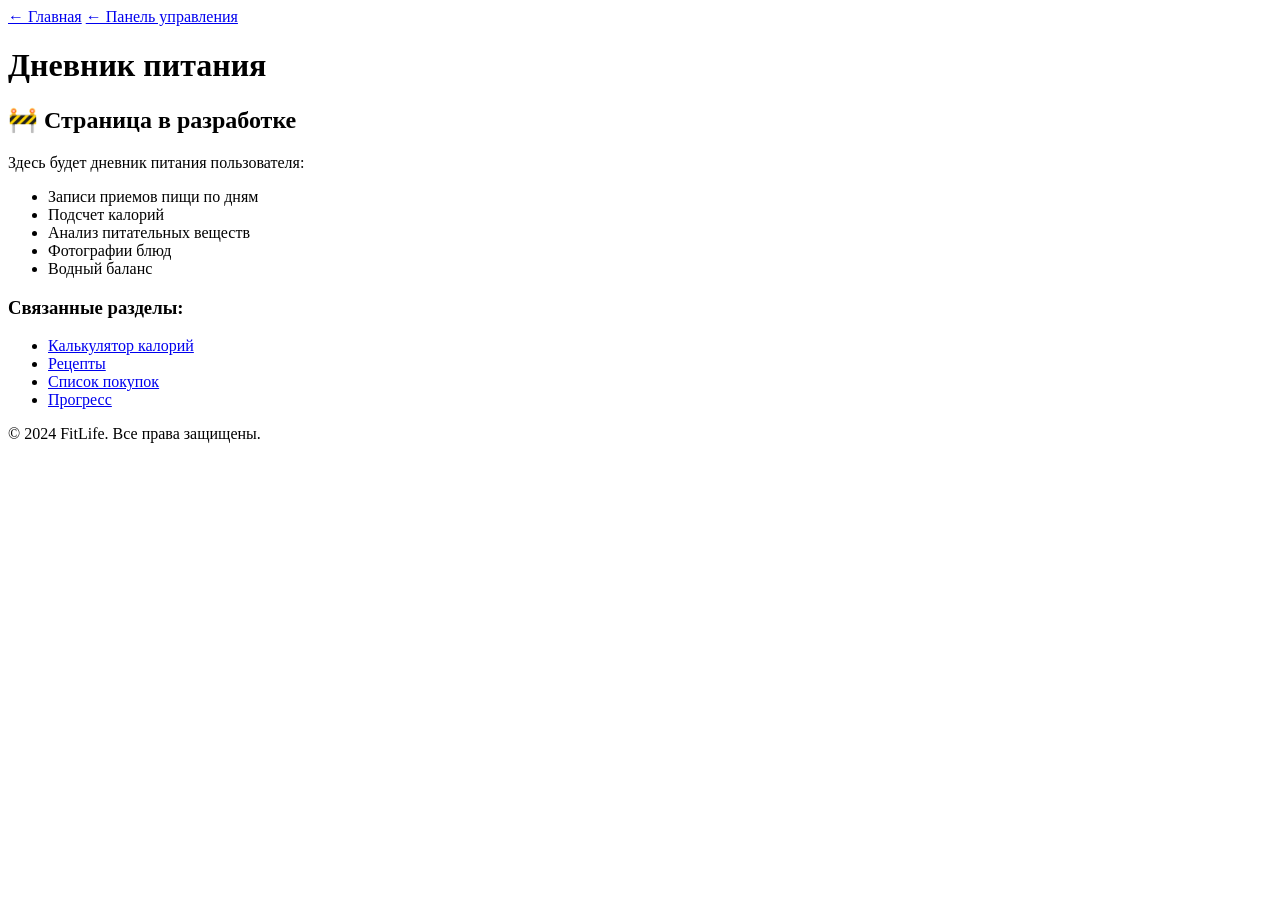
<file: food-diary.html>
<!DOCTYPE html>
<html lang="ru">
<head>
    <meta charset="UTF-8">
    <meta name="viewport" content="width=device-width, initial-scale=1.0">
    <title>Дневник питания - FitLife</title>
</head>
<body>
    <!-- Навигация -->
    <nav>
        <a href="index.html">← Главная</a>
        <a href="dashboard.html">← Панель управления</a>
    </nav>

    <!-- Заголовок страницы -->
    <header>
        <h1>Дневник питания</h1>
    </header>

    <main>
        <!-- Заглушка для страницы в разработке -->
        <section>
            <h2>🚧 Страница в разработке</h2>
            <p>Здесь будет дневник питания пользователя:</p>
            <ul>
                <li>Записи приемов пищи по дням</li>
                <li>Подсчет калорий</li>
                <li>Анализ питательных веществ</li>
                <li>Фотографии блюд</li>
                <li>Водный баланс</li>
            </ul>
        </section>

        <!-- Навигация к связанным страницам -->
        <nav>
            <h3>Связанные разделы:</h3>
            <ul>
                <li><a href="calorie-calculator.html">Калькулятор калорий</a></li>
                <li><a href="recipes.html">Рецепты</a></li>
                <li><a href="shopping-list.html">Список покупок</a></li>
                <li><a href="progress.html">Прогресс</a></li>
            </ul>
        </nav>
    </main>

    <footer>
        <p>&copy; 2024 FitLife. Все права защищены.</p>
    </footer>
</body>
</html>
</file>
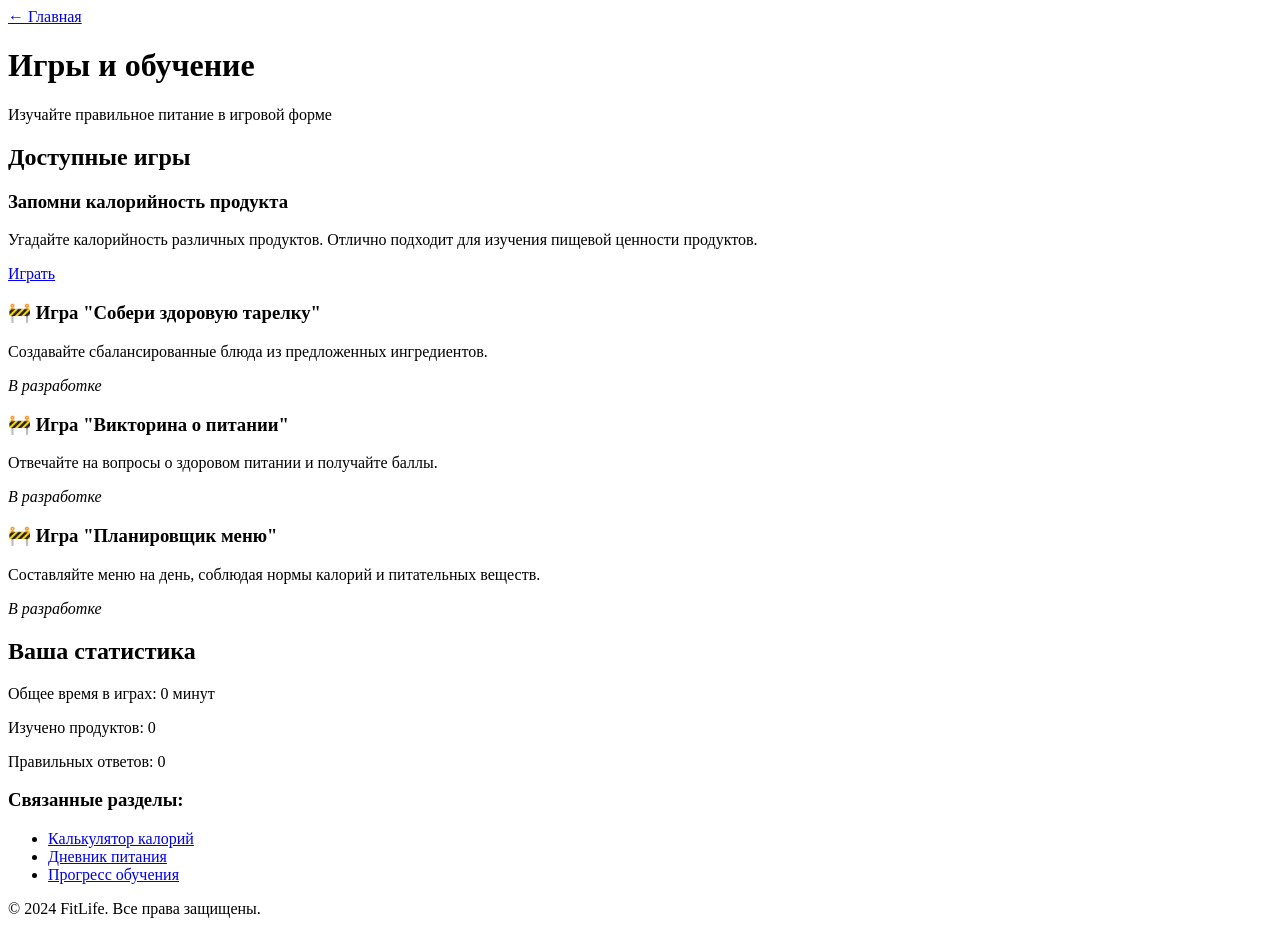
<file: games.html>
<!DOCTYPE html>
<html lang="ru">
<head>
    <meta charset="UTF-8">
    <meta name="viewport" content="width=device-width, initial-scale=1.0">
    <title>Игры - FitLife</title>
</head>
<body>
    <!-- Навигация -->
    <nav>
        <a href="index.html">← Главная</a>
    </nav>

    <!-- Заголовок страницы -->
    <header>
        <h1>Игры и обучение</h1>
        <p>Изучайте правильное питание в игровой форме</p>
    </header>

    <main>
        <!-- Список доступных игр -->
        <section>
            <h2>Доступные игры</h2>
            
            <!-- Игра "Запомни калорийность" -->
            <div>
                <h3>Запомни калорийность продукта</h3>
                <p>Угадайте калорийность различных продуктов. Отлично подходит для изучения пищевой ценности продуктов.</p>
                <a href="calorie-game.html">Играть</a>
            </div>

            <!-- Заглушки для других игр -->
            <div>
                <h3>🚧 Игра "Собери здоровую тарелку"</h3>
                <p>Создавайте сбалансированные блюда из предложенных ингредиентов.</p>
                <p><em>В разработке</em></p>
            </div>

            <div>
                <h3>🚧 Игра "Викторина о питании"</h3>
                <p>Отвечайте на вопросы о здоровом питании и получайте баллы.</p>
                <p><em>В разработке</em></p>
            </div>

            <div>
                <h3>🚧 Игра "Планировщик меню"</h3>
                <p>Составляйте меню на день, соблюдая нормы калорий и питательных веществ.</p>
                <p><em>В разработке</em></p>
            </div>
        </section>

        <!-- Статистика игр -->
        <section>
            <h2>Ваша статистика</h2>
            <p>Общее время в играх: 0 минут</p>
            <p>Изучено продуктов: 0</p>
            <p>Правильных ответов: 0</p>
        </section>

        <!-- Навигация к связанным страницам -->
        <nav>
            <h3>Связанные разделы:</h3>
            <ul>
                <li><a href="calorie-calculator.html">Калькулятор калорий</a></li>
                <li><a href="food-diary.html">Дневник питания</a></li>
                <li><a href="progress.html">Прогресс обучения</a></li>
            </ul>
        </nav>
    </main>

    <footer>
        <p>&copy; 2024 FitLife. Все права защищены.</p>
    </footer>
</body>
</html>
</file>
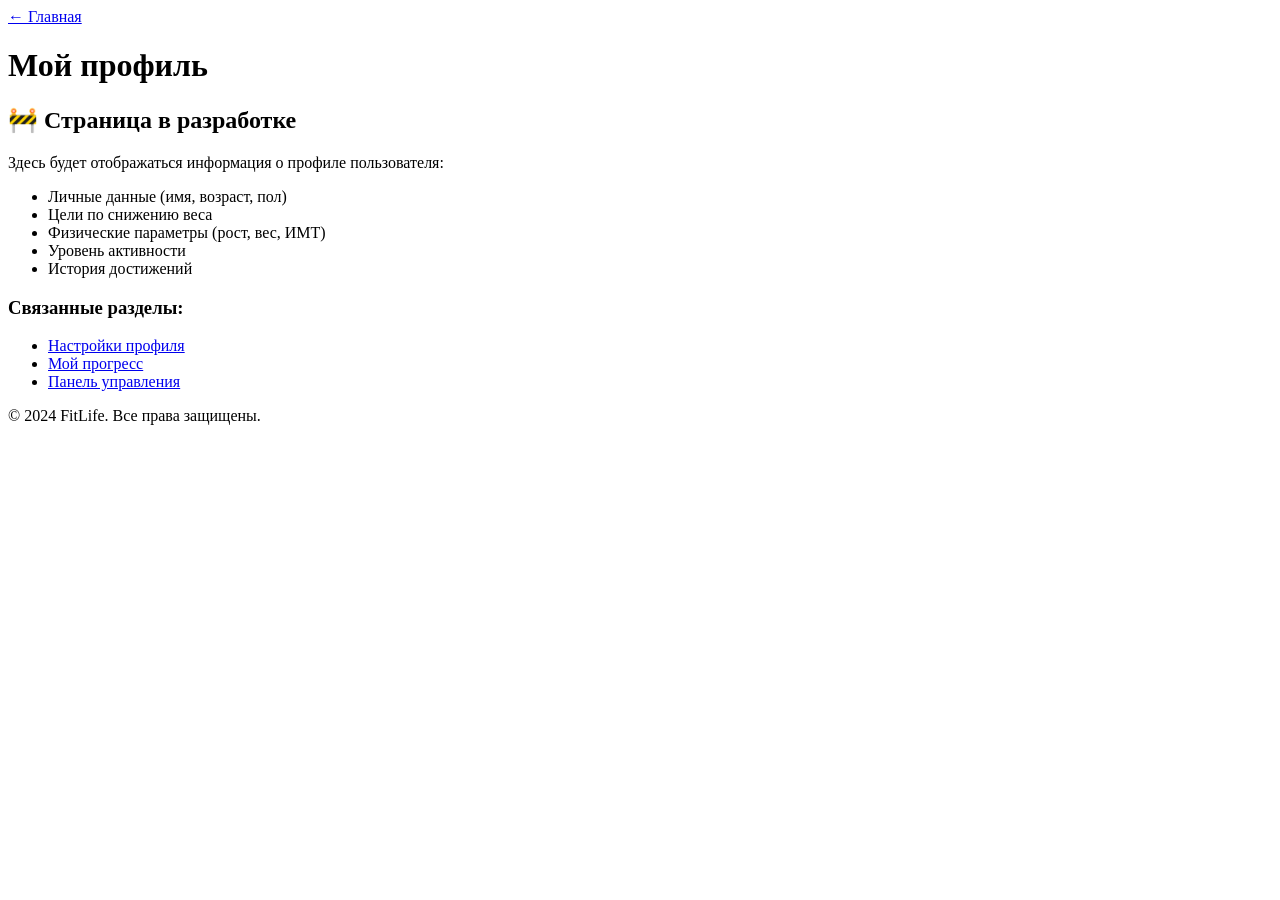
<file: profile.html>
<!DOCTYPE html>
<html lang="ru">
<head>
    <meta charset="UTF-8">
    <meta name="viewport" content="width=device-width, initial-scale=1.0">
    <title>Мой профиль - FitLife</title>
</head>
<body>
    <!-- Навигация -->
    <nav>
        <a href="index.html">← Главная</a>
    </nav>

    <!-- Заголовок страницы -->
    <header>
        <h1>Мой профиль</h1>
    </header>

    <main>
        <!-- Заглушка для страницы в разработке -->
        <section>
            <h2>🚧 Страница в разработке</h2>
            <p>Здесь будет отображаться информация о профиле пользователя:</p>
            <ul>
                <li>Личные данные (имя, возраст, пол)</li>
                <li>Цели по снижению веса</li>
                <li>Физические параметры (рост, вес, ИМТ)</li>
                <li>Уровень активности</li>
                <li>История достижений</li>
            </ul>
        </section>

        <!-- Навигация к связанным страницам -->
        <nav>
            <h3>Связанные разделы:</h3>
            <ul>
                <li><a href="settings.html">Настройки профиля</a></li>
                <li><a href="progress.html">Мой прогресс</a></li>
                <li><a href="dashboard.html">Панель управления</a></li>
            </ul>
        </nav>
    </main>

    <footer>
        <p>&copy; 2024 FitLife. Все права защищены.</p>
    </footer>
</body>
</html>
</file>
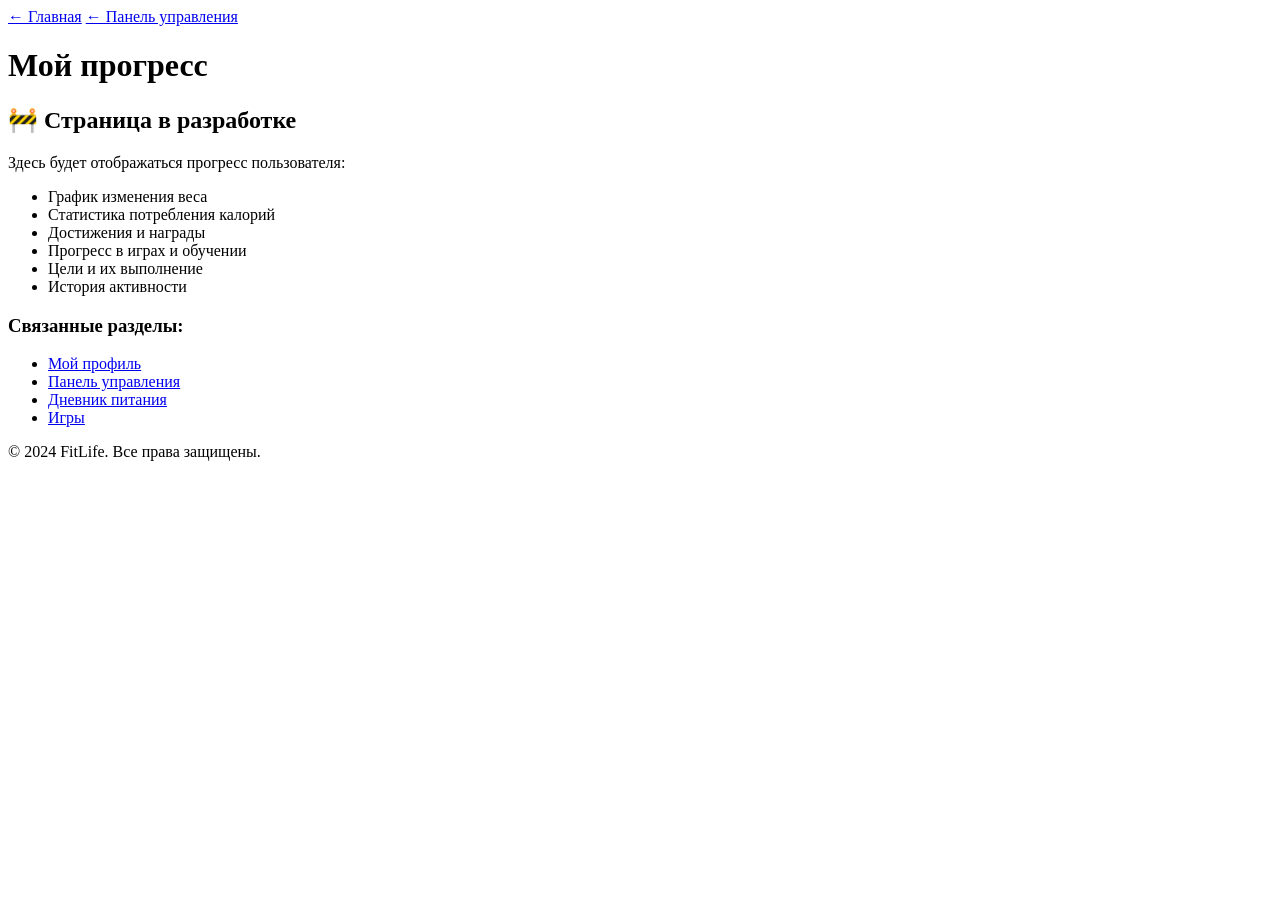
<file: progress.html>
<!DOCTYPE html>
<html lang="ru">
<head>
    <meta charset="UTF-8">
    <meta name="viewport" content="width=device-width, initial-scale=1.0">
    <title>Прогресс - FitLife</title>
</head>
<body>
    <!-- Навигация -->
    <nav>
        <a href="index.html">← Главная</a>
        <a href="dashboard.html">← Панель управления</a>
    </nav>

    <!-- Заголовок страницы -->
    <header>
        <h1>Мой прогресс</h1>
    </header>

    <main>
        <!-- Заглушка для страницы в разработке -->
        <section>
            <h2>🚧 Страница в разработке</h2>
            <p>Здесь будет отображаться прогресс пользователя:</p>
            <ul>
                <li>График изменения веса</li>
                <li>Статистика потребления калорий</li>
                <li>Достижения и награды</li>
                <li>Прогресс в играх и обучении</li>
                <li>Цели и их выполнение</li>
                <li>История активности</li>
            </ul>
        </section>

        <!-- Навигация к связанным страницам -->
        <nav>
            <h3>Связанные разделы:</h3>
            <ul>
                <li><a href="profile.html">Мой профиль</a></li>
                <li><a href="dashboard.html">Панель управления</a></li>
                <li><a href="food-diary.html">Дневник питания</a></li>
                <li><a href="games.html">Игры</a></li>
            </ul>
        </nav>
    </main>

    <footer>
        <p>&copy; 2024 FitLife. Все права защищены.</p>
    </footer>
</body>
</html>
</file>
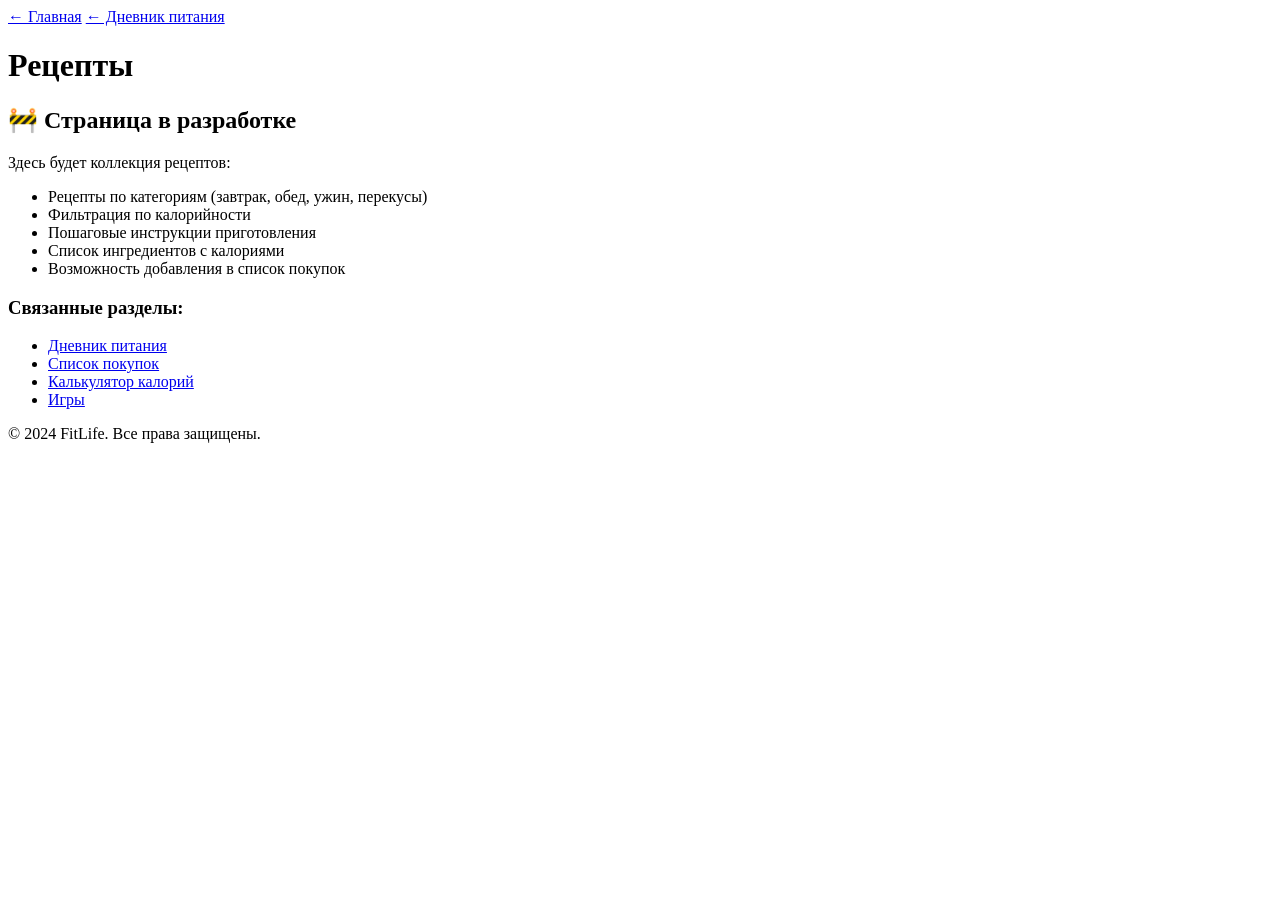
<file: recipes.html>
<!DOCTYPE html>
<html lang="ru">
<head>
    <meta charset="UTF-8">
    <meta name="viewport" content="width=device-width, initial-scale=1.0">
    <title>Рецепты - FitLife</title>
</head>
<body>
    <!-- Навигация -->
    <nav>
        <a href="index.html">← Главная</a>
        <a href="food-diary.html">← Дневник питания</a>
    </nav>

    <!-- Заголовок страницы -->
    <header>
        <h1>Рецепты</h1>
    </header>

    <main>
        <!-- Заглушка для страницы в разработке -->
        <section>
            <h2>🚧 Страница в разработке</h2>
            <p>Здесь будет коллекция рецептов:</p>
            <ul>
                <li>Рецепты по категориям (завтрак, обед, ужин, перекусы)</li>
                <li>Фильтрация по калорийности</li>
                <li>Пошаговые инструкции приготовления</li>
                <li>Список ингредиентов с калориями</li>
                <li>Возможность добавления в список покупок</li>
            </ul>
        </section>

        <!-- Навигация к связанным страницам -->
        <nav>
            <h3>Связанные разделы:</h3>
            <ul>
                <li><a href="food-diary.html">Дневник питания</a></li>
                <li><a href="shopping-list.html">Список покупок</a></li>
                <li><a href="calorie-calculator.html">Калькулятор калорий</a></li>
                <li><a href="games.html">Игры</a></li>
            </ul>
        </nav>
    </main>

    <footer>
        <p>&copy; 2024 FitLife. Все права защищены.</p>
    </footer>
</body>
</html>
</file>
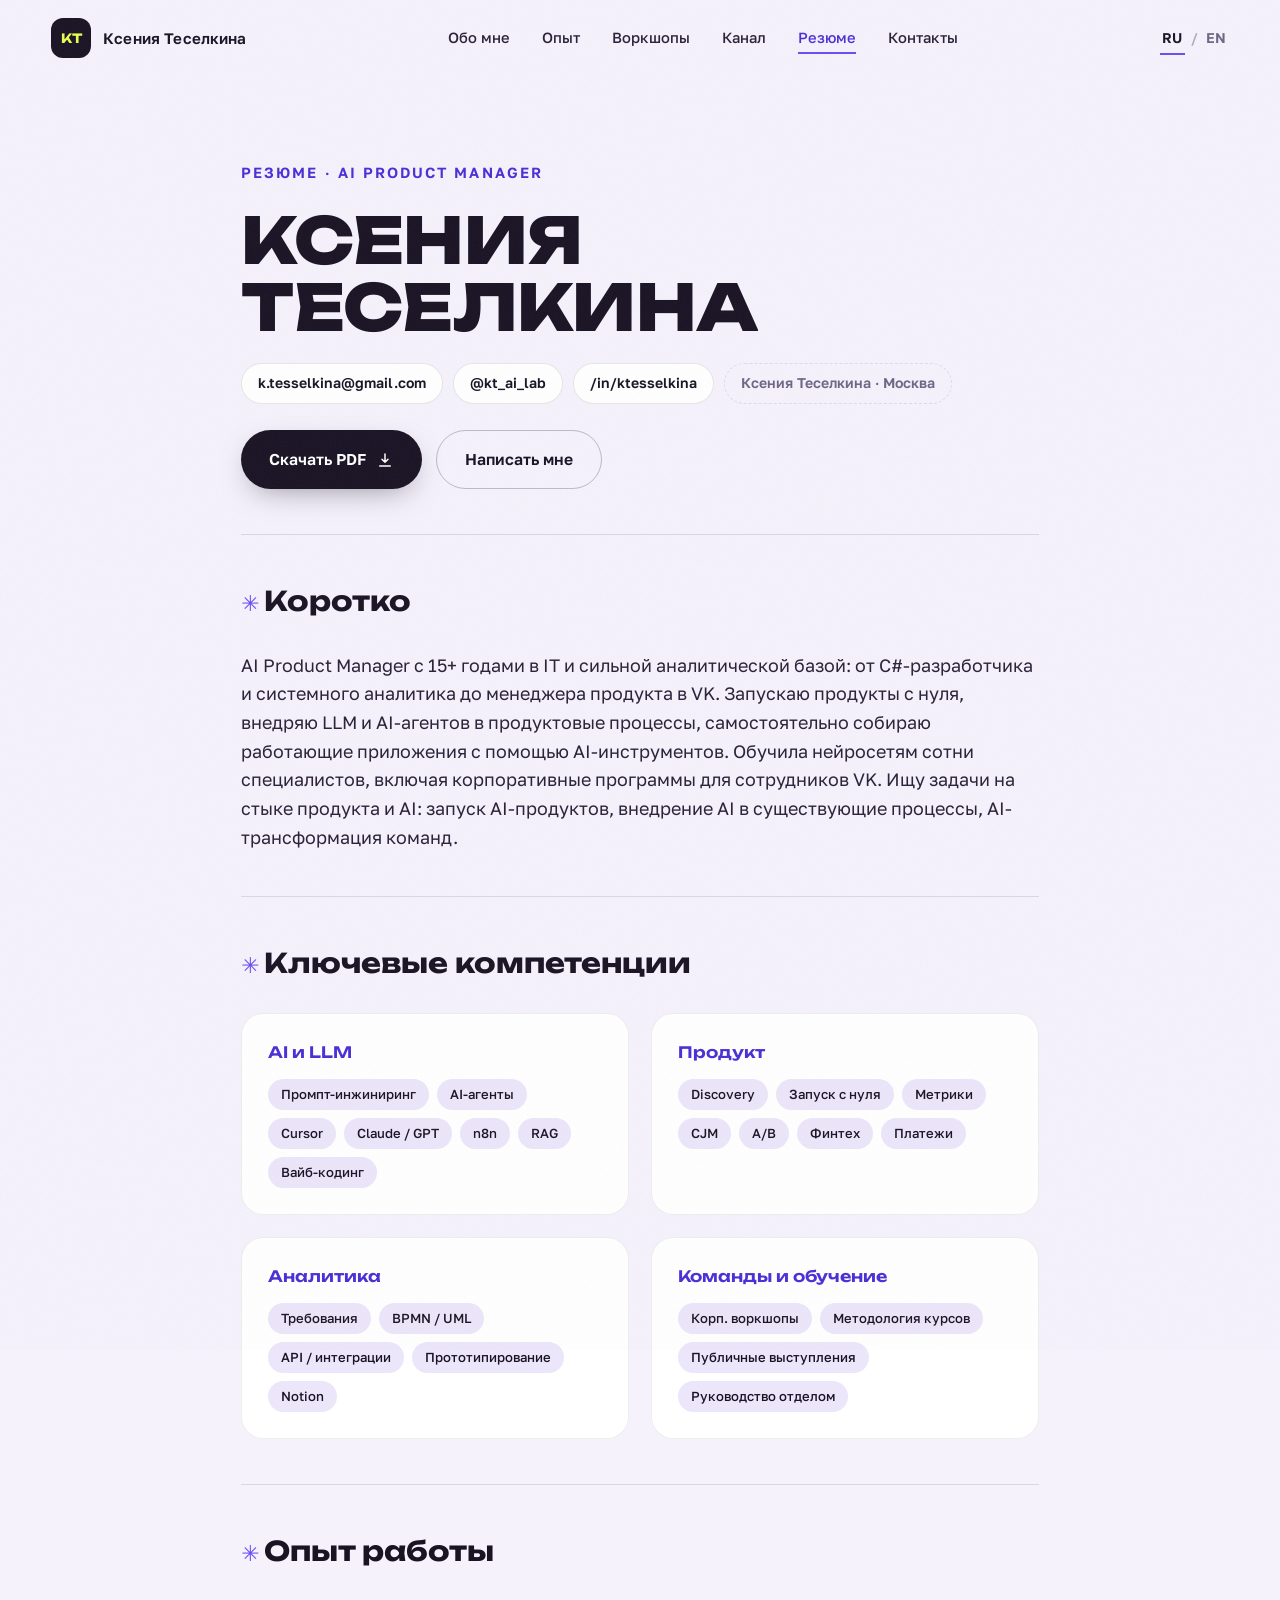
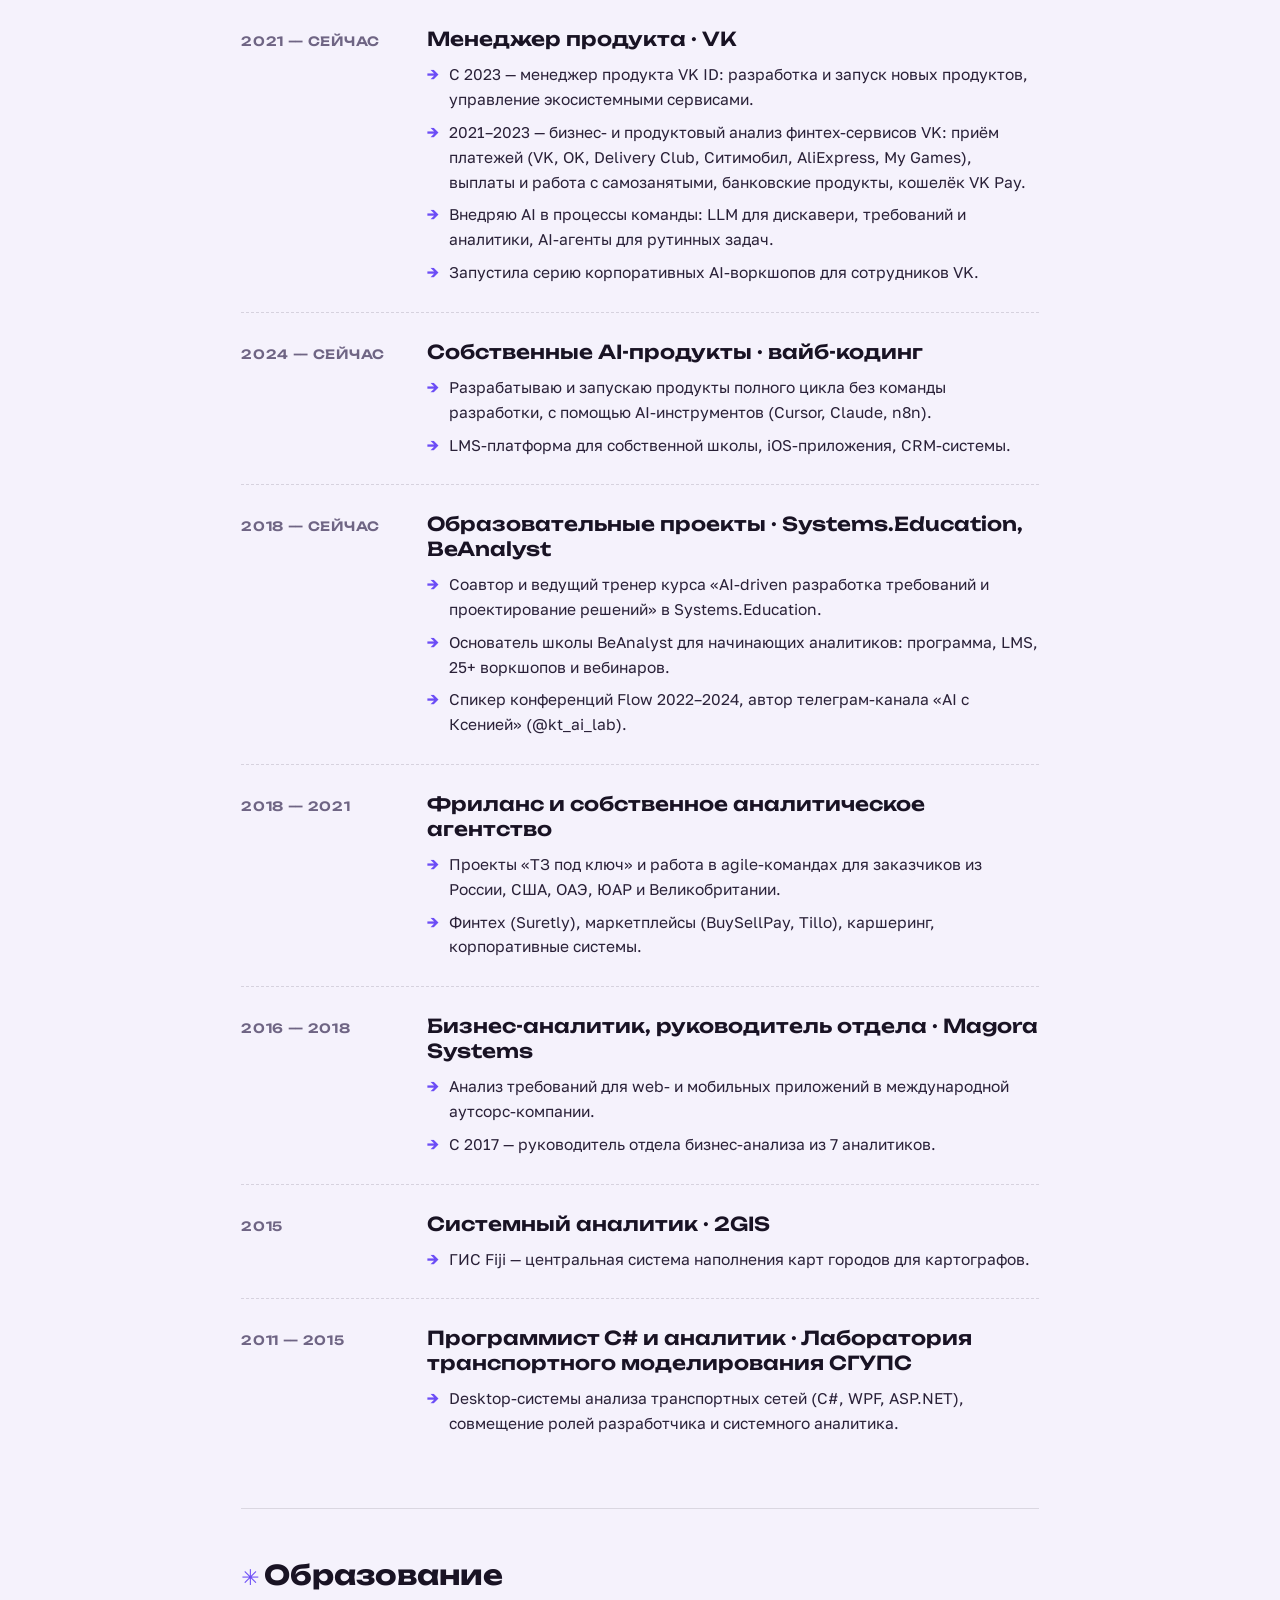
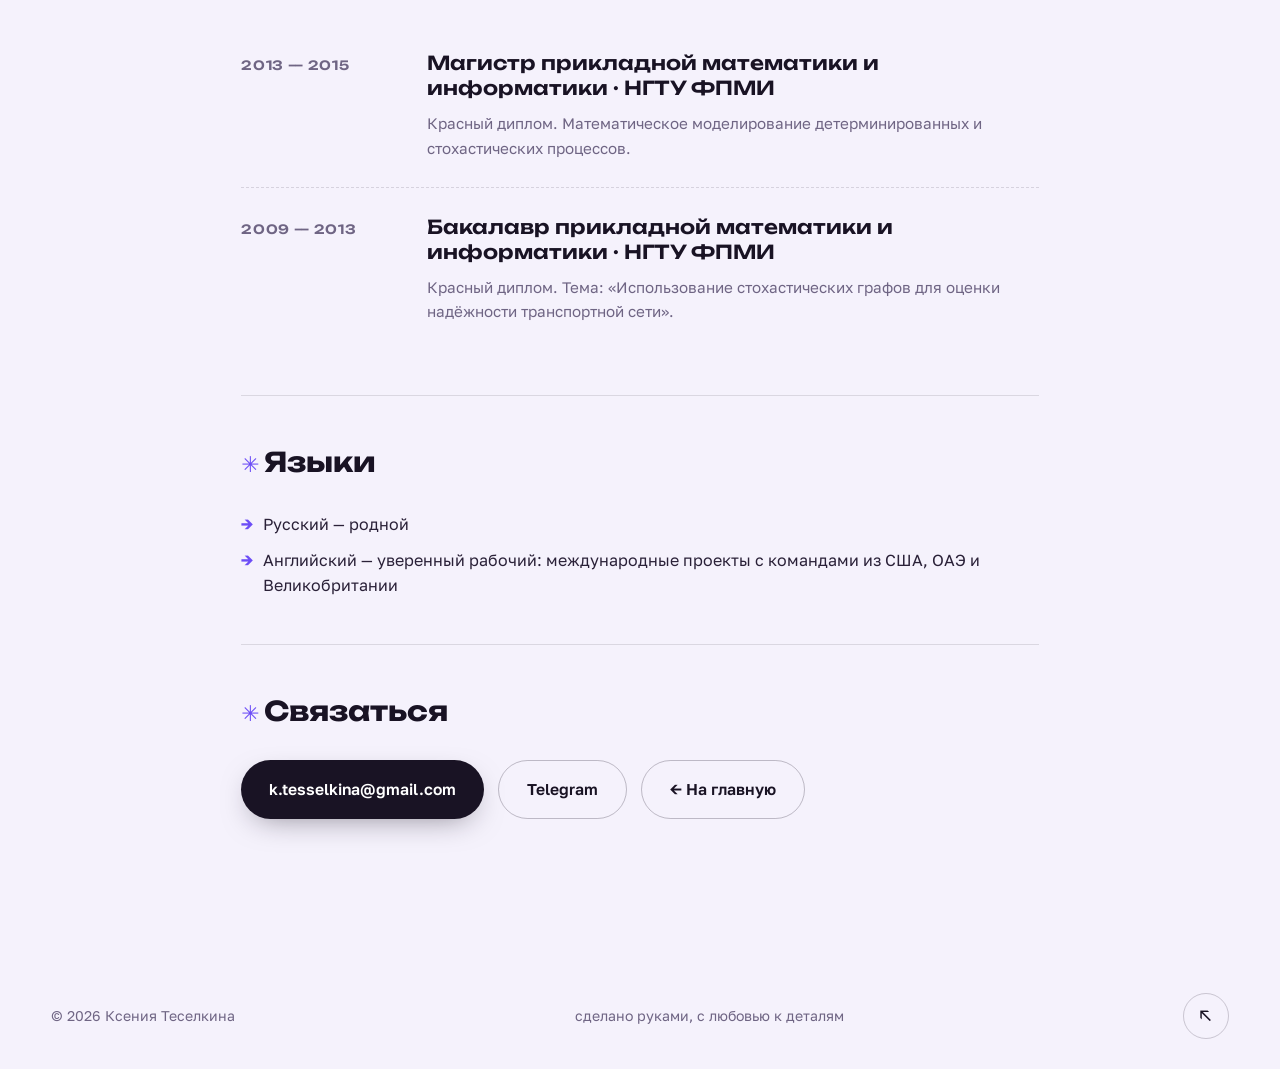
<file: resume.html>
<!DOCTYPE html>
<html lang="ru">
<head>
  <meta charset="UTF-8">
  <meta name="viewport" content="width=device-width, initial-scale=1.0">
  <title>Резюме — Ксения Теселкина, AI Product Manager</title>
  <meta name="description" content="Резюме Ксении Теселкиной: AI Product Manager, 15+ лет в IT, VK ID, корпоративное AI-обучение, собственные AI-продукты.">
  <link rel="preconnect" href="https://fonts.googleapis.com">
  <link rel="preconnect" href="https://fonts.gstatic.com" crossorigin>
  <link href="https://fonts.googleapis.com/css2?family=Unbounded:wght@400;500;600;700;800&family=Golos+Text:wght@400;500;600;700&display=swap" rel="stylesheet">
  <link rel="stylesheet" href="assets/css/style.css">
  <link rel="icon" href="data:image/svg+xml,<svg xmlns='http://www.w3.org/2000/svg' viewBox='0 0 100 100'><rect width='100' height='100' rx='24' fill='%236C4DF6'/><text x='50' y='68' font-size='52' text-anchor='middle' fill='white' font-family='Arial' font-weight='bold'>K</text></svg>">
  <script>
    /* Словарь страницы резюме — подхватывается main.js */
    window.I18N_EXTRA = {
      ru: {
        "meta.title.resume": "Резюме — Ксения Теселкина, AI Product Manager",
        "rs.eyebrow": "Резюме · AI Product Manager",
        "rs.name": "Ксения Теселкина",
        "rs.download": "Скачать PDF",
        "rs.write": "Написать мне",
        "rs.summary.title": "Коротко",
        "rs.summary.text": "AI Product Manager с 15+ годами в IT и сильной аналитической базой: от C#-разработчика и системного аналитика до менеджера продукта в VK. Запускаю продукты с нуля, внедряю LLM и AI-агентов в продуктовые процессы, самостоятельно собираю работающие приложения с помощью AI-инструментов. Обучила нейросетям сотни специалистов, включая корпоративные программы для сотрудников VK. Ищу задачи на стыке продукта и AI: запуск AI-продуктов, внедрение AI в существующие процессы, AI-трансформация команд.",
        "rs.skills.title": "Ключевые компетенции",
        "rs.sk1.title": "AI и LLM",
        "rs.sk2.title": "Продукт",
        "rs.sk3.title": "Аналитика",
        "rs.sk4.title": "Команды и обучение",
        "rs.exp.title": "Опыт работы",
        "rs.e1.period": "2021 — сейчас",
        "rs.e1.role": "Менеджер продукта · VK",
        "rs.e1.d1": "С 2023 — менеджер продукта VK ID: разработка и запуск новых продуктов, управление экосистемными сервисами.",
        "rs.e1.d2": "2021–2023 — бизнес- и продуктовый анализ финтех-сервисов VK: приём платежей (VK, OK, Delivery Club, Ситимобил, AliExpress, My Games), выплаты и работа с самозанятыми, банковские продукты, кошелёк VK Pay.",
        "rs.e1.d3": "Внедряю AI в процессы команды: LLM для дискавери, требований и аналитики, AI-агенты для рутинных задач.",
        "rs.e1.d4": "Запустила серию корпоративных AI-воркшопов для сотрудников VK.",
        "rs.e2.period": "2024 — сейчас",
        "rs.e2.role": "Собственные AI-продукты · вайб-кодинг",
        "rs.e2.d1": "Разрабатываю и запускаю продукты полного цикла без команды разработки, с помощью AI-инструментов (Cursor, Claude, n8n).",
        "rs.e2.d2": "LMS-платформа для собственной школы, iOS-приложения, CRM-системы.",
        "rs.e3.period": "2018 — сейчас",
        "rs.e3.role": "Образовательные проекты · Systems.Education, BeAnalyst",
        "rs.e3.d1": "Соавтор и ведущий тренер курса «AI-driven разработка требований и проектирование решений» в Systems.Education.",
        "rs.e3.d2": "Основатель школы BeAnalyst для начинающих аналитиков: программа, LMS, 25+ воркшопов и вебинаров.",
        "rs.e3.d3": "Спикер конференций Flow 2022–2024, автор телеграм-канала «AI с Ксенией» (@kt_ai_lab).",
        "rs.e4.period": "2018 — 2021",
        "rs.e4.role": "Фриланс и собственное аналитическое агентство",
        "rs.e4.d1": "Проекты «ТЗ под ключ» и работа в agile-командах для заказчиков из России, США, ОАЭ, ЮАР и Великобритании.",
        "rs.e4.d2": "Финтех (Suretly), маркетплейсы (BuySellPay, Tillo), каршеринг, корпоративные системы.",
        "rs.e5.period": "2016 — 2018",
        "rs.e5.role": "Бизнес-аналитик, руководитель отдела · Magora Systems",
        "rs.e5.d1": "Анализ требований для web- и мобильных приложений в международной аутсорс-компании.",
        "rs.e5.d2": "С 2017 — руководитель отдела бизнес-анализа из 7 аналитиков.",
        "rs.e6.period": "2015",
        "rs.e6.role": "Системный аналитик · 2GIS",
        "rs.e6.d1": "ГИС Fiji — центральная система наполнения карт городов для картографов.",
        "rs.e7.period": "2011 — 2015",
        "rs.e7.role": "Программист C# и аналитик · Лаборатория транспортного моделирования СГУПС",
        "rs.e7.d1": "Desktop-системы анализа транспортных сетей (C#, WPF, ASP.NET), совмещение ролей разработчика и системного аналитика.",
        "rs.edu.title": "Образование",
        "rs.ed1.period": "2013 — 2015",
        "rs.ed1.name": "Магистр прикладной математики и информатики · НГТУ ФПМИ",
        "rs.ed1.desc": "Красный диплом. Математическое моделирование детерминированных и стохастических процессов.",
        "rs.ed2.period": "2009 — 2013",
        "rs.ed2.name": "Бакалавр прикладной математики и информатики · НГТУ ФПМИ",
        "rs.ed2.desc": "Красный диплом. Тема: «Использование стохастических графов для оценки надёжности транспортной сети».",
        "rs.certs.title": "Сертификаты",
        "rs.langs.title": "Языки",
        "rs.langs.ru": "Русский — родной",
        "rs.langs.en": "Английский — уверенный рабочий: международные проекты с командами из США, ОАЭ и Великобритании",
        "rs.contact.title": "Связаться",
        "rs.back": "← На главную"
      },
      en: {
        "meta.title.resume": "Resume — Ksenia Teselkina, AI Product Manager",
        "rs.eyebrow": "Resume · AI Product Manager",
        "rs.name": "Ksenia Teselkina",
        "rs.download": "Download PDF",
        "rs.write": "Contact me",
        "rs.summary.title": "In short",
        "rs.summary.text": "AI Product Manager with 15+ years in IT and a strong analytical foundation: from C# developer and systems analyst to product manager at VK. I launch products from scratch, bring LLMs and AI agents into product processes, and build working applications myself with AI tools. Trained hundreds of professionals in AI, including corporate programs for VK employees. Looking for work at the intersection of product and AI: launching AI products, embedding AI into existing processes, AI transformation of teams.",
        "rs.skills.title": "Core competencies",
        "rs.sk1.title": "AI & LLM",
        "rs.sk2.title": "Product",
        "rs.sk3.title": "Analysis",
        "rs.sk4.title": "Teams & training",
        "rs.exp.title": "Experience",
        "rs.e1.period": "2021 — now",
        "rs.e1.role": "Product Manager · VK",
        "rs.e1.d1": "Since 2023 — product manager of VK ID: building and launching new products, managing ecosystem services.",
        "rs.e1.d2": "2021–2023 — business and product analysis of VK fintech services: payment acceptance (VK, OK, Delivery Club, Citymobil, AliExpress, My Games), payouts and self-employed flows, banking products, VK Pay wallet.",
        "rs.e1.d3": "Bringing AI into team processes: LLMs for discovery, requirements and analytics, AI agents for routine tasks.",
        "rs.e1.d4": "Launched a series of corporate AI workshops for VK employees.",
        "rs.e2.period": "2024 — now",
        "rs.e2.role": "Own AI products · vibe-coding",
        "rs.e2.d1": "Building and shipping full-cycle products without a dev team, using AI tools (Cursor, Claude, n8n).",
        "rs.e2.d2": "An LMS platform for my own school, iOS apps, CRM systems.",
        "rs.e3.period": "2018 — now",
        "rs.e3.role": "Education projects · Systems.Education, BeAnalyst",
        "rs.e3.d1": "Co-author and lead trainer of the “AI-driven requirements engineering and solution design” course at Systems.Education.",
        "rs.e3.d2": "Founder of the BeAnalyst school for aspiring analysts: curriculum, LMS, 25+ workshops and webinars.",
        "rs.e3.d3": "Speaker at Flow 2022–2024, author of the “AI with Ksenia” Telegram channel (@kt_ai_lab).",
        "rs.e4.period": "2018 — 2021",
        "rs.e4.role": "Freelance & own analytics agency",
        "rs.e4.d1": "Turnkey specification projects and agile team work for clients from Russia, the USA, the UAE, South Africa and the UK.",
        "rs.e4.d2": "Fintech (Suretly), marketplaces (BuySellPay, Tillo), carsharing, corporate systems.",
        "rs.e5.period": "2016 — 2018",
        "rs.e5.role": "Business Analyst, Head of BA · Magora Systems",
        "rs.e5.d1": "Requirements analysis for web and mobile applications at an international outsourcing company.",
        "rs.e5.d2": "From 2017 — head of a business analysis department of 7 analysts.",
        "rs.e6.period": "2015",
        "rs.e6.role": "Systems Analyst · 2GIS",
        "rs.e6.d1": "Fiji GIS — the core system cartographers use to populate city maps.",
        "rs.e7.period": "2011 — 2015",
        "rs.e7.role": "C# Developer & Analyst · Transport Modelling Lab, STU",
        "rs.e7.d1": "Desktop systems for transport network analysis (C#, WPF, ASP.NET), combining developer and systems analyst roles.",
        "rs.edu.title": "Education",
        "rs.ed1.period": "2013 — 2015",
        "rs.ed1.name": "MSc in Applied Mathematics & Informatics · NSTU",
        "rs.ed1.desc": "Graduated with honours. Mathematical modelling of deterministic and stochastic processes.",
        "rs.ed2.period": "2009 — 2013",
        "rs.ed2.name": "BSc in Applied Mathematics & Informatics · NSTU",
        "rs.ed2.desc": "Graduated with honours. Thesis: “Stochastic graphs for transport network reliability assessment”.",
        "rs.certs.title": "Certificates",
        "rs.langs.title": "Languages",
        "rs.langs.ru": "Russian — native",
        "rs.langs.en": "English — confident working level: international projects with teams from the USA, the UAE and the UK",
        "rs.contact.title": "Get in touch",
        "rs.back": "← Back to main page"
      }
    };
  </script>
</head>
<body data-title-key="meta.title.resume" class="page-resume">

  <div class="grain" aria-hidden="true"></div>
  <div class="cursor" aria-hidden="true"><div class="cursor__dot"></div><div class="cursor__ring"></div></div>

  <!-- ============ HEADER ============ -->
  <header class="header is-scrolled" id="header">
    <a href="index.html" class="header__logo" data-magnetic>
      <span class="header__logo-mark">KT</span>
      <span class="header__logo-text" data-i18n="nav.logo">Ксения Теселкина</span>
    </a>
    <nav class="header__nav" aria-label="Основная навигация">
      <a href="index.html#about" class="header__link" data-i18n="nav.about">Обо мне</a>
      <a href="index.html#experience" class="header__link" data-i18n="nav.experience">Опыт</a>
      <a href="index.html#workshops" class="header__link" data-i18n="nav.workshops">Воркшопы</a>
      <a href="index.html#channel" class="header__link" data-i18n="nav.channel">Канал</a>
      <a href="resume.html" class="header__link is-current" data-i18n="nav.resume">Резюме</a>
      <a href="index.html#contact" class="header__link" data-i18n="nav.contact">Контакты</a>
    </nav>
    <div class="header__right">
      <div class="lang" role="group" aria-label="Выбор языка">
        <button class="lang__btn is-active" data-lang="ru" type="button">RU</button>
        <span class="lang__divider">/</span>
        <button class="lang__btn" data-lang="en" type="button">EN</button>
      </div>
      <button class="burger" id="burger" type="button" aria-label="Меню" aria-expanded="false">
        <span></span><span></span>
      </button>
    </div>
  </header>

  <!-- Mobile menu -->
  <div class="mobmenu" id="mobmenu" aria-hidden="true">
    <nav class="mobmenu__nav">
      <a href="index.html#about" class="mobmenu__link" data-i18n="nav.about">Обо мне</a>
      <a href="index.html#experience" class="mobmenu__link" data-i18n="nav.experience">Опыт</a>
      <a href="index.html#workshops" class="mobmenu__link" data-i18n="nav.workshops">Воркшопы</a>
      <a href="index.html#channel" class="mobmenu__link" data-i18n="nav.channel">Канал</a>
      <a href="resume.html" class="mobmenu__link" data-i18n="nav.resume">Резюме</a>
      <a href="index.html#contact" class="mobmenu__link" data-i18n="nav.contact">Контакты</a>
    </nav>
    <div class="mobmenu__footer">
      <a href="https://t.me/kt_ai_lab" target="_blank" rel="noopener">Telegram</a>
      <a href="https://www.linkedin.com/in/ktesselkina/" target="_blank" rel="noopener">LinkedIn</a>
    </div>
  </div>

  <main class="rpage">

    <!-- ============ RESUME HERO ============ -->
    <section class="rhero">
      <p class="hero__eyebrow reveal" data-i18n="rs.eyebrow">Резюме · AI Product Manager</p>
      <h1 class="rhero__name reveal-words" data-i18n="rs.name">Ксения Теселкина</h1>
      <div class="rhero__meta reveal">
        <a href="mailto:k.tesselkina@gmail.com" class="rhero__chip">k.tesselkina@gmail.com</a>
        <a href="https://t.me/kt_ai_lab" target="_blank" rel="noopener" class="rhero__chip">@kt_ai_lab</a>
        <a href="https://www.linkedin.com/in/ktesselkina/" target="_blank" rel="noopener" class="rhero__chip">/in/ktesselkina</a>
        <span class="rhero__chip rhero__chip--plain" data-i18n="hero.eyebrow">Ксения Теселкина · Москва</span>
      </div>
      <div class="rhero__actions reveal no-print">
        <button type="button" class="btn btn--primary" data-magnetic onclick="window.print()"><span data-i18n="rs.download">Скачать PDF</span><svg viewBox="0 0 24 24" fill="none"><path d="M12 4v11m0 0l-4-4m4 4l4-4M5 20h14" stroke="currentColor" stroke-width="2" stroke-linecap="round" stroke-linejoin="round"/></svg></button>
        <a href="mailto:k.tesselkina@gmail.com" class="btn btn--ghost" data-magnetic><span data-i18n="rs.write">Написать мне</span></a>
      </div>
    </section>

    <!-- ============ SUMMARY ============ -->
    <section class="rsection">
      <h2 class="rsection__title reveal" data-i18n="rs.summary.title">Коротко</h2>
      <p class="rsummary reveal" data-i18n="rs.summary.text">AI Product Manager с 15+ годами в IT и сильной аналитической базой: от C#-разработчика и системного аналитика до менеджера продукта в VK. Запускаю продукты с нуля, внедряю LLM и AI-агентов в продуктовые процессы, самостоятельно собираю работающие приложения с помощью AI-инструментов. Обучила нейросетям сотни специалистов, включая корпоративные программы для сотрудников VK. Ищу задачи на стыке продукта и AI: запуск AI-продуктов, внедрение AI в существующие процессы, AI-трансформация команд.</p>
    </section>

    <!-- ============ SKILLS ============ -->
    <section class="rsection">
      <h2 class="rsection__title reveal" data-i18n="rs.skills.title">Ключевые компетенции</h2>
      <div class="rskills">
        <div class="rskill reveal">
          <h3 data-i18n="rs.sk1.title">AI и LLM</h3>
          <div class="rskill__tags"><span>Промпт-инжиниринг</span><span>AI-агенты</span><span>Cursor</span><span>Claude / GPT</span><span>n8n</span><span>RAG</span><span>Вайб-кодинг</span></div>
        </div>
        <div class="rskill reveal">
          <h3 data-i18n="rs.sk2.title">Продукт</h3>
          <div class="rskill__tags"><span>Discovery</span><span>Запуск с нуля</span><span>Метрики</span><span>CJM</span><span>A/B</span><span>Финтех</span><span>Платежи</span></div>
        </div>
        <div class="rskill reveal">
          <h3 data-i18n="rs.sk3.title">Аналитика</h3>
          <div class="rskill__tags"><span>Требования</span><span>BPMN / UML</span><span>API / интеграции</span><span>Прототипирование</span><span>Notion</span></div>
        </div>
        <div class="rskill reveal">
          <h3 data-i18n="rs.sk4.title">Команды и обучение</h3>
          <div class="rskill__tags"><span>Корп. воркшопы</span><span>Методология курсов</span><span>Публичные выступления</span><span>Руководство отделом</span></div>
        </div>
      </div>
    </section>

    <!-- ============ EXPERIENCE ============ -->
    <section class="rsection">
      <h2 class="rsection__title reveal" data-i18n="rs.exp.title">Опыт работы</h2>

      <article class="rjob reveal">
        <div class="rjob__period" data-i18n="rs.e1.period">2021 — сейчас</div>
        <div class="rjob__body">
          <h3 class="rjob__role" data-i18n="rs.e1.role">Менеджер продукта · VK</h3>
          <ul class="rjob__list">
            <li data-i18n="rs.e1.d1">С 2023 — менеджер продукта VK ID: разработка и запуск новых продуктов, управление экосистемными сервисами.</li>
            <li data-i18n="rs.e1.d2">2021–2023 — бизнес- и продуктовый анализ финтех-сервисов VK: приём платежей (VK, OK, Delivery Club, Ситимобил, AliExpress, My Games), выплаты и работа с самозанятыми, банковские продукты, кошелёк VK Pay.</li>
            <li data-i18n="rs.e1.d3">Внедряю AI в процессы команды: LLM для дискавери, требований и аналитики, AI-агенты для рутинных задач.</li>
            <li data-i18n="rs.e1.d4">Запустила серию корпоративных AI-воркшопов для сотрудников VK.</li>
          </ul>
        </div>
      </article>

      <article class="rjob reveal">
        <div class="rjob__period" data-i18n="rs.e2.period">2024 — сейчас</div>
        <div class="rjob__body">
          <h3 class="rjob__role" data-i18n="rs.e2.role">Собственные AI-продукты · вайб-кодинг</h3>
          <ul class="rjob__list">
            <li data-i18n="rs.e2.d1">Разрабатываю и запускаю продукты полного цикла без команды разработки, с помощью AI-инструментов (Cursor, Claude, n8n).</li>
            <li data-i18n="rs.e2.d2">LMS-платформа для собственной школы, iOS-приложения, CRM-системы.</li>
          </ul>
        </div>
      </article>

      <article class="rjob reveal">
        <div class="rjob__period" data-i18n="rs.e3.period">2018 — сейчас</div>
        <div class="rjob__body">
          <h3 class="rjob__role" data-i18n="rs.e3.role">Образовательные проекты · Systems.Education, BeAnalyst</h3>
          <ul class="rjob__list">
            <li data-i18n="rs.e3.d1">Соавтор и ведущий тренер курса «AI-driven разработка требований и проектирование решений» в Systems.Education.</li>
            <li data-i18n="rs.e3.d2">Основатель школы BeAnalyst для начинающих аналитиков: программа, LMS, 25+ воркшопов и вебинаров.</li>
            <li data-i18n="rs.e3.d3">Спикер конференций Flow 2022–2024, автор телеграм-канала «AI с Ксенией» (@kt_ai_lab).</li>
          </ul>
        </div>
      </article>

      <article class="rjob reveal">
        <div class="rjob__period" data-i18n="rs.e4.period">2018 — 2021</div>
        <div class="rjob__body">
          <h3 class="rjob__role" data-i18n="rs.e4.role">Фриланс и собственное аналитическое агентство</h3>
          <ul class="rjob__list">
            <li data-i18n="rs.e4.d1">Проекты «ТЗ под ключ» и работа в agile-командах для заказчиков из России, США, ОАЭ, ЮАР и Великобритании.</li>
            <li data-i18n="rs.e4.d2">Финтех (Suretly), маркетплейсы (BuySellPay, Tillo), каршеринг, корпоративные системы.</li>
          </ul>
        </div>
      </article>

      <article class="rjob reveal">
        <div class="rjob__period" data-i18n="rs.e5.period">2016 — 2018</div>
        <div class="rjob__body">
          <h3 class="rjob__role" data-i18n="rs.e5.role">Бизнес-аналитик, руководитель отдела · Magora Systems</h3>
          <ul class="rjob__list">
            <li data-i18n="rs.e5.d1">Анализ требований для web- и мобильных приложений в международной аутсорс-компании.</li>
            <li data-i18n="rs.e5.d2">С 2017 — руководитель отдела бизнес-анализа из 7 аналитиков.</li>
          </ul>
        </div>
      </article>

      <article class="rjob reveal">
        <div class="rjob__period" data-i18n="rs.e6.period">2015</div>
        <div class="rjob__body">
          <h3 class="rjob__role" data-i18n="rs.e6.role">Системный аналитик · 2GIS</h3>
          <ul class="rjob__list">
            <li data-i18n="rs.e6.d1">ГИС Fiji — центральная система наполнения карт городов для картографов.</li>
          </ul>
        </div>
      </article>

      <article class="rjob reveal">
        <div class="rjob__period" data-i18n="rs.e7.period">2011 — 2015</div>
        <div class="rjob__body">
          <h3 class="rjob__role" data-i18n="rs.e7.role">Программист C# и аналитик · Лаборатория транспортного моделирования СГУПС</h3>
          <ul class="rjob__list">
            <li data-i18n="rs.e7.d1">Desktop-системы анализа транспортных сетей (C#, WPF, ASP.NET), совмещение ролей разработчика и системного аналитика.</li>
          </ul>
        </div>
      </article>
    </section>

    <!-- ============ EDUCATION ============ -->
    <section class="rsection">
      <h2 class="rsection__title reveal" data-i18n="rs.edu.title">Образование</h2>
      <article class="rjob reveal">
        <div class="rjob__period" data-i18n="rs.ed1.period">2013 — 2015</div>
        <div class="rjob__body">
          <h3 class="rjob__role" data-i18n="rs.ed1.name">Магистр прикладной математики и информатики · НГТУ ФПМИ</h3>
          <p class="rjob__note" data-i18n="rs.ed1.desc">Красный диплом. Математическое моделирование детерминированных и стохастических процессов.</p>
        </div>
      </article>
      <article class="rjob reveal">
        <div class="rjob__period" data-i18n="rs.ed2.period">2009 — 2013</div>
        <div class="rjob__body">
          <h3 class="rjob__role" data-i18n="rs.ed2.name">Бакалавр прикладной математики и информатики · НГТУ ФПМИ</h3>
          <p class="rjob__note" data-i18n="rs.ed2.desc">Красный диплом. Тема: «Использование стохастических графов для оценки надёжности транспортной сети».</p>
        </div>
      </article>
    </section>

    <!-- ============ LANGUAGES ============ -->
    <section class="rsection">
      <h2 class="rsection__title reveal" data-i18n="rs.langs.title">Языки</h2>
      <ul class="rlangs reveal">
        <li data-i18n="rs.langs.ru">Русский — родной</li>
        <li data-i18n="rs.langs.en">Английский — уверенный рабочий: международные проекты с командами из США, ОАЭ и Великобритании</li>
      </ul>
    </section>

    <!-- ============ CERTIFICATES ============ -->
    <section class="rsection" id="certs" hidden>
      <h2 class="rsection__title reveal" data-i18n="rs.certs.title">Сертификаты</h2>
      <div class="rcerts" id="certsGrid"></div>
    </section>

    <!-- ============ CONTACT CTA ============ -->
    <section class="rsection rsection--cta no-print">
      <h2 class="rsection__title reveal" data-i18n="rs.contact.title">Связаться</h2>
      <div class="rhero__actions reveal">
        <a href="mailto:k.tesselkina@gmail.com" class="btn btn--primary" data-magnetic><span>k.tesselkina@gmail.com</span></a>
        <a href="https://t.me/kt_ai_lab" target="_blank" rel="noopener" class="btn btn--ghost" data-magnetic><span>Telegram</span></a>
        <a href="index.html" class="btn btn--ghost" data-magnetic><span data-i18n="rs.back">← На главную</span></a>
      </div>
    </section>
  </main>

  <footer class="footer no-print">
    <div class="footer__bottom">
      <span data-i18n="ft.copy">© 2026 Ксения Теселкина</span>
      <span class="footer__note" data-i18n="ft.note">сделано руками, с любовью к деталям</span>
      <a href="index.html" class="footer__up" data-magnetic aria-label="На главную">↖</a>
    </div>
  </footer>

  <script>
    /* Сертификаты: добавьте файлы в assets/img/certs/ и опишите их здесь.
       Пример: { img: "assets/img/certs/cert-1.jpg", title: "Название сертификата" } */
    window.CERTS = [];
  </script>
  <script src="assets/js/main.js"></script>
  <script>
    (function () {
      var certs = window.CERTS || [];
      if (!certs.length) return;
      var section = document.getElementById("certs");
      var grid = document.getElementById("certsGrid");
      certs.forEach(function (c) {
        var fig = document.createElement("figure");
        fig.className = "rcert reveal is-visible";
        fig.innerHTML = '<img src="' + c.img + '" alt="' + (c.title || "") + '" loading="lazy"><figcaption>' + (c.title || "") + "</figcaption>";
        grid.appendChild(fig);
      });
      section.hidden = false;
    })();
  </script>
</body>
</html>
</file>
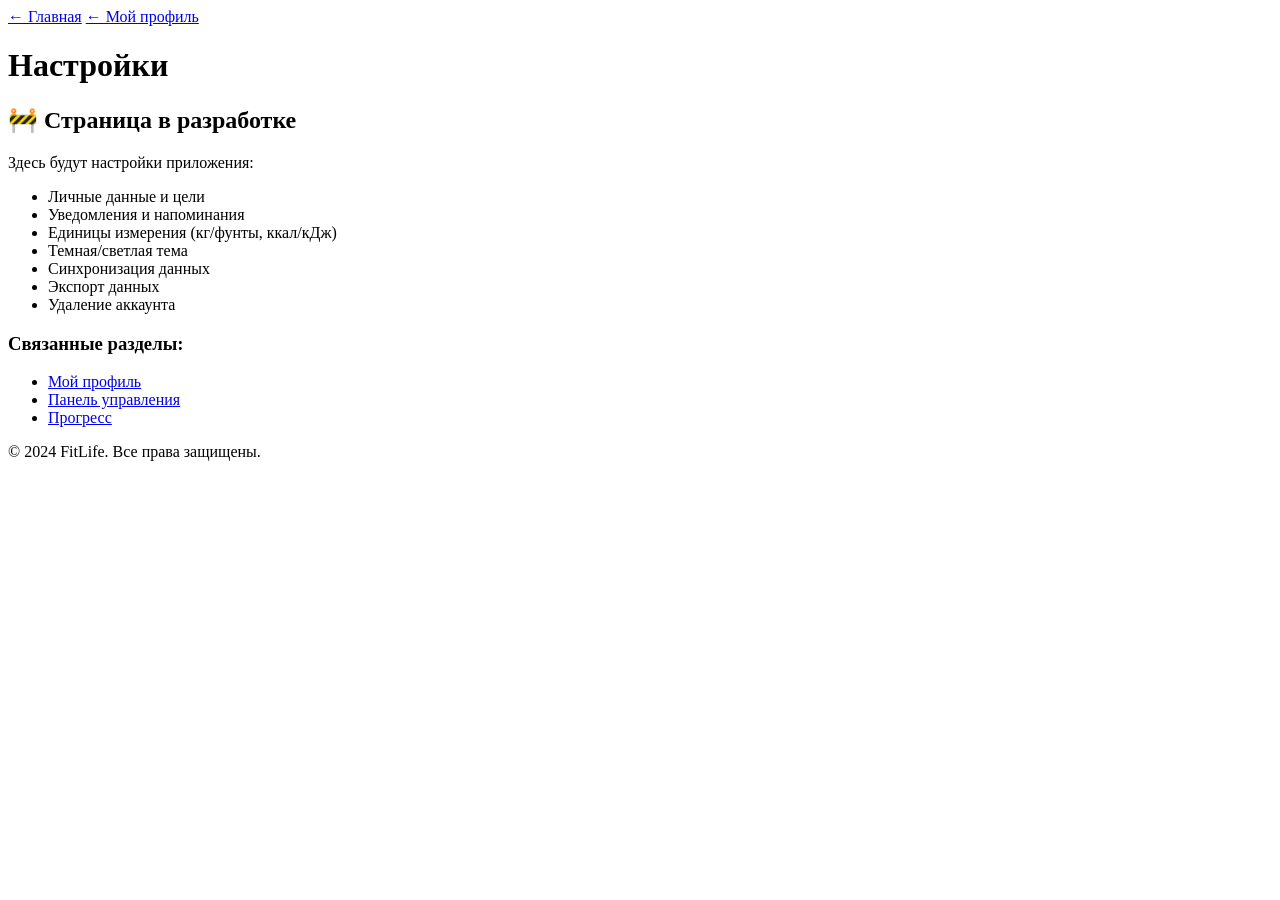
<file: settings.html>
<!DOCTYPE html>
<html lang="ru">
<head>
    <meta charset="UTF-8">
    <meta name="viewport" content="width=device-width, initial-scale=1.0">
    <title>Настройки - FitLife</title>
</head>
<body>
    <!-- Навигация -->
    <nav>
        <a href="index.html">← Главная</a>
        <a href="profile.html">← Мой профиль</a>
    </nav>

    <!-- Заголовок страницы -->
    <header>
        <h1>Настройки</h1>
    </header>

    <main>
        <!-- Заглушка для страницы в разработке -->
        <section>
            <h2>🚧 Страница в разработке</h2>
            <p>Здесь будут настройки приложения:</p>
            <ul>
                <li>Личные данные и цели</li>
                <li>Уведомления и напоминания</li>
                <li>Единицы измерения (кг/фунты, ккал/кДж)</li>
                <li>Темная/светлая тема</li>
                <li>Синхронизация данных</li>
                <li>Экспорт данных</li>
                <li>Удаление аккаунта</li>
            </ul>
        </section>

        <!-- Навигация к связанным страницам -->
        <nav>
            <h3>Связанные разделы:</h3>
            <ul>
                <li><a href="profile.html">Мой профиль</a></li>
                <li><a href="dashboard.html">Панель управления</a></li>
                <li><a href="progress.html">Прогресс</a></li>
            </ul>
        </nav>
    </main>

    <footer>
        <p>&copy; 2024 FitLife. Все права защищены.</p>
    </footer>
</body>
</html>
</file>
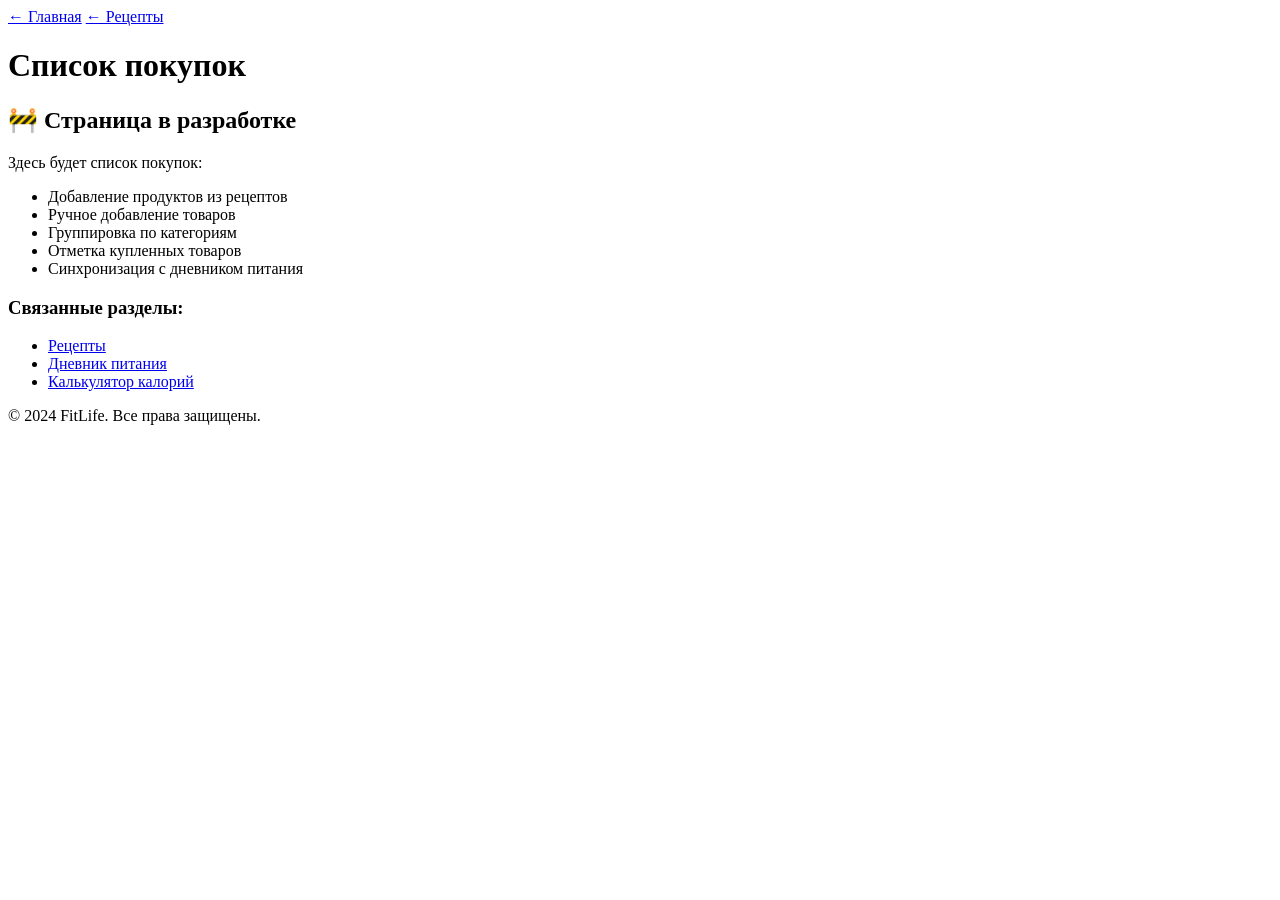
<file: shopping-list.html>
<!DOCTYPE html>
<html lang="ru">
<head>
    <meta charset="UTF-8">
    <meta name="viewport" content="width=device-width, initial-scale=1.0">
    <title>Список покупок - FitLife</title>
</head>
<body>
    <!-- Навигация -->
    <nav>
        <a href="index.html">← Главная</a>
        <a href="recipes.html">← Рецепты</a>
    </nav>

    <!-- Заголовок страницы -->
    <header>
        <h1>Список покупок</h1>
    </header>

    <main>
        <!-- Заглушка для страницы в разработке -->
        <section>
            <h2>🚧 Страница в разработке</h2>
            <p>Здесь будет список покупок:</p>
            <ul>
                <li>Добавление продуктов из рецептов</li>
                <li>Ручное добавление товаров</li>
                <li>Группировка по категориям</li>
                <li>Отметка купленных товаров</li>
                <li>Синхронизация с дневником питания</li>
            </ul>
        </section>

        <!-- Навигация к связанным страницам -->
        <nav>
            <h3>Связанные разделы:</h3>
            <ul>
                <li><a href="recipes.html">Рецепты</a></li>
                <li><a href="food-diary.html">Дневник питания</a></li>
                <li><a href="calorie-calculator.html">Калькулятор калорий</a></li>
            </ul>
        </nav>
    </main>

    <footer>
        <p>&copy; 2024 FitLife. Все права защищены.</p>
    </footer>
</body>
</html>
</file>
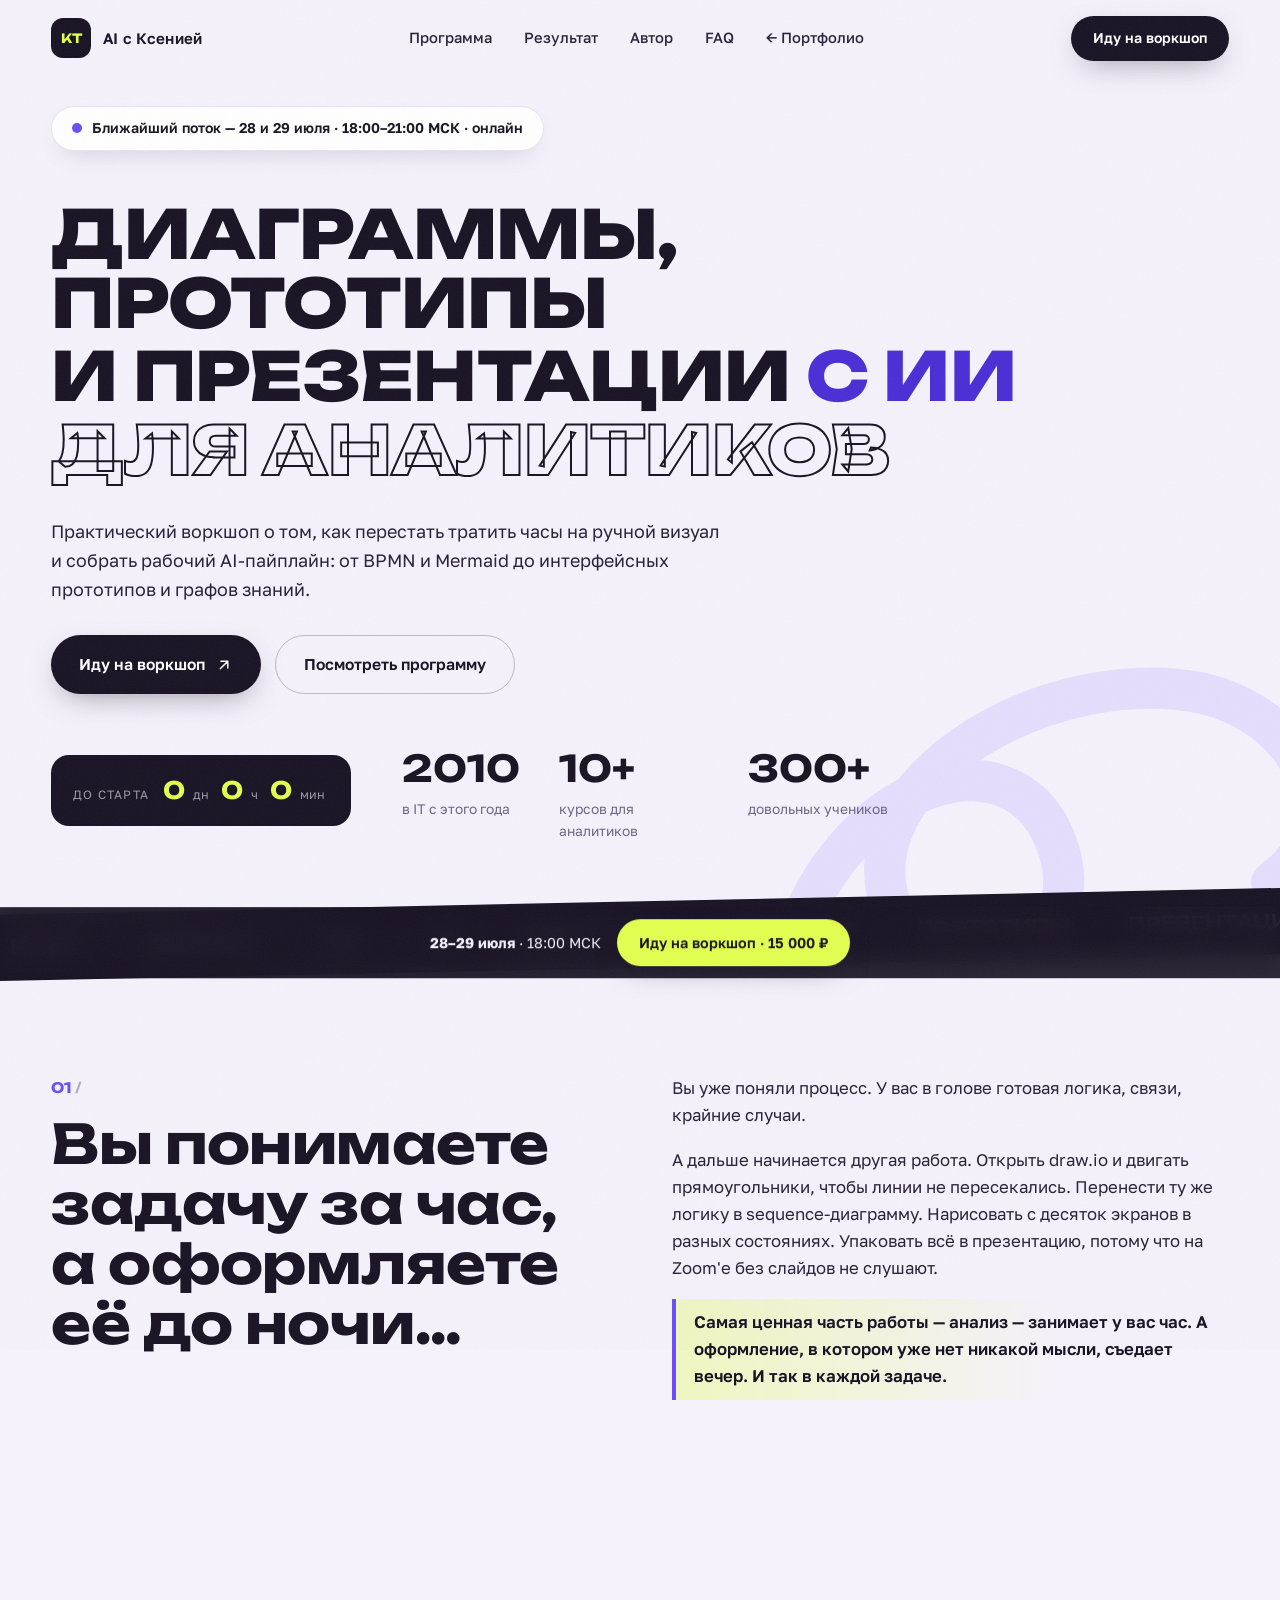
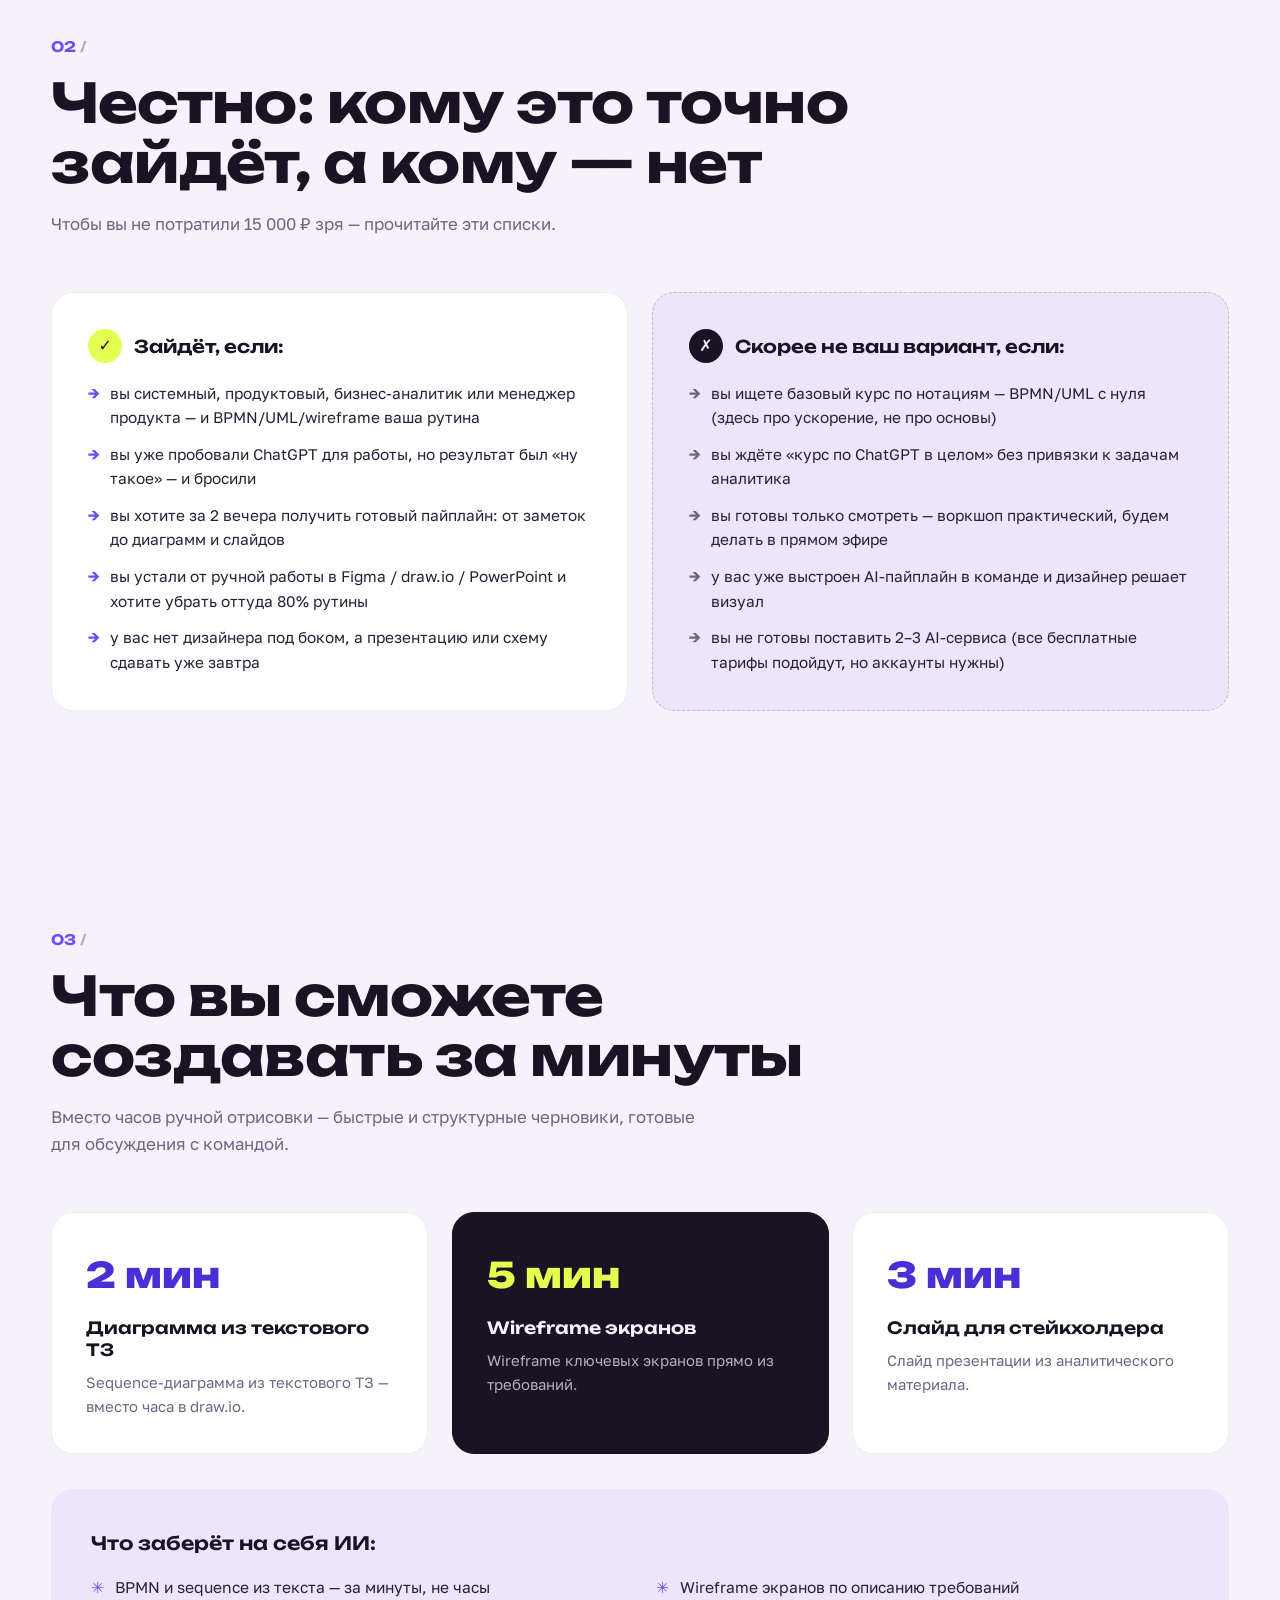
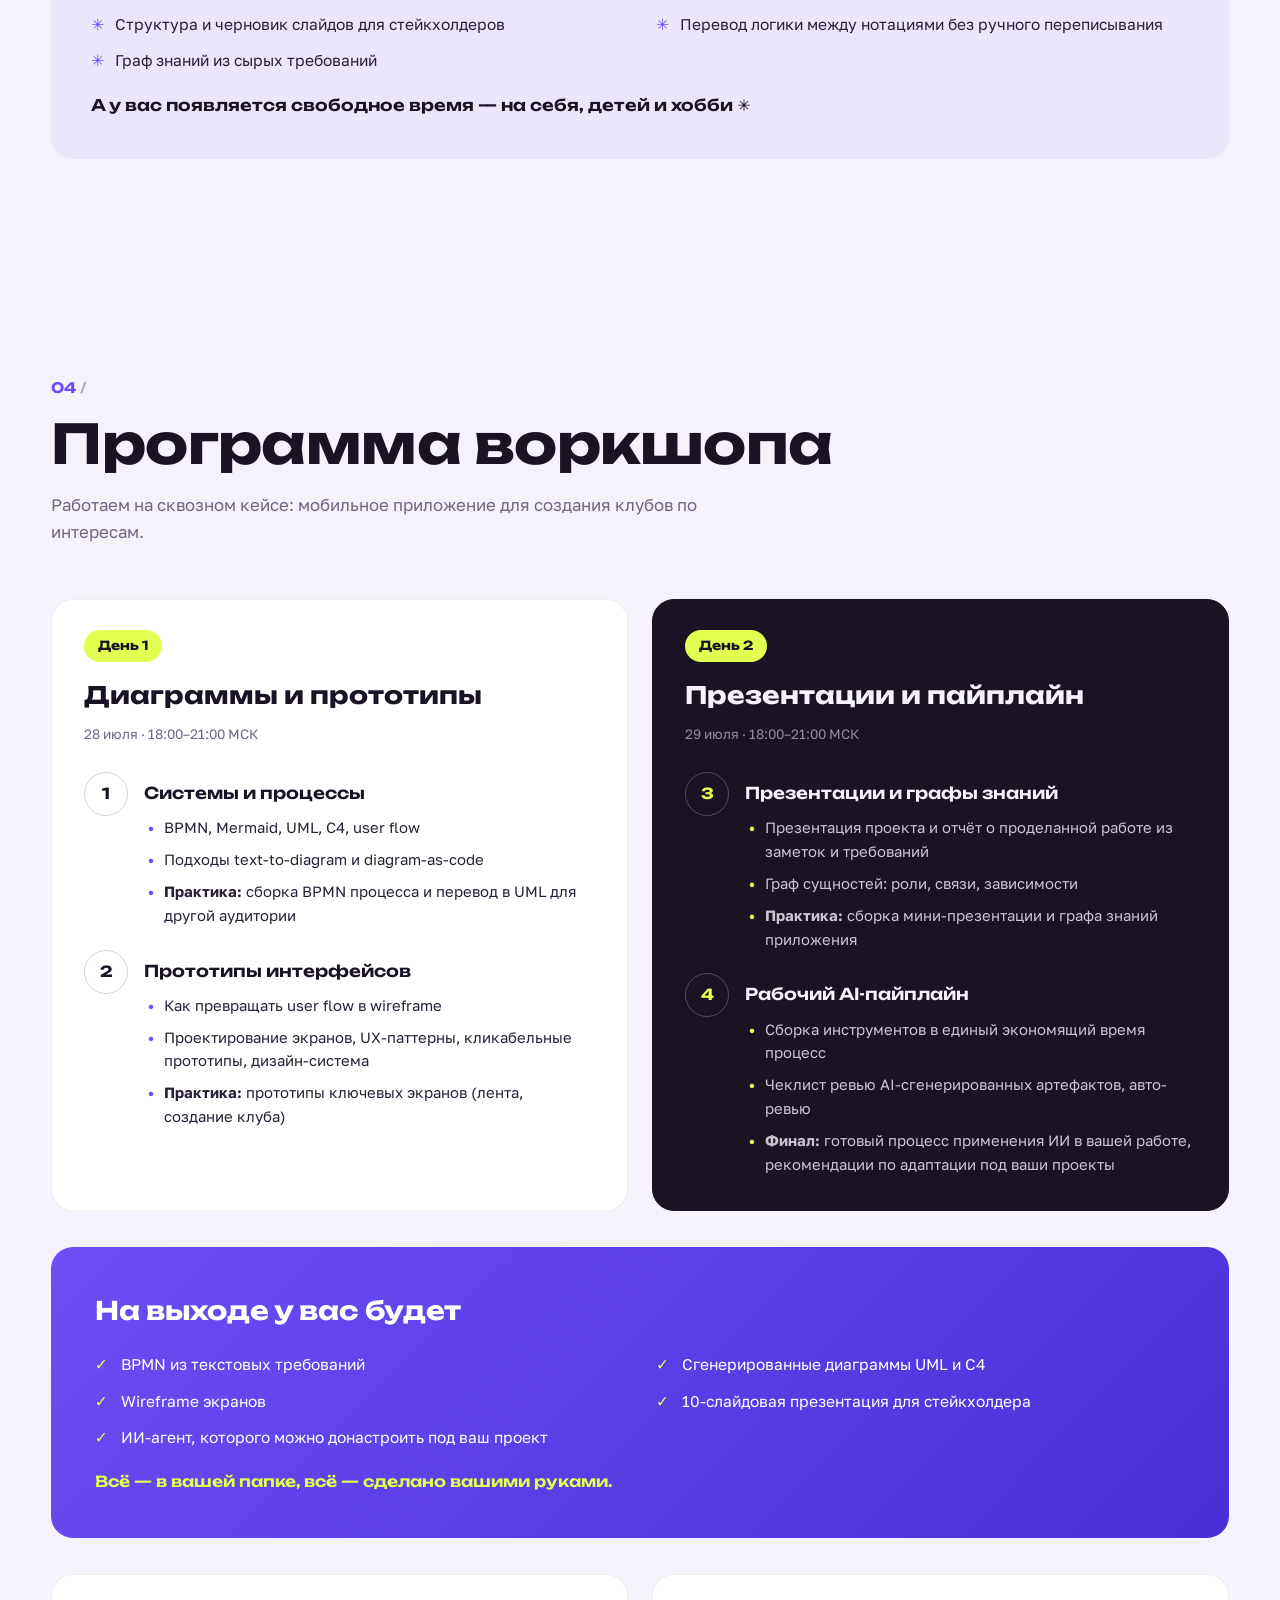
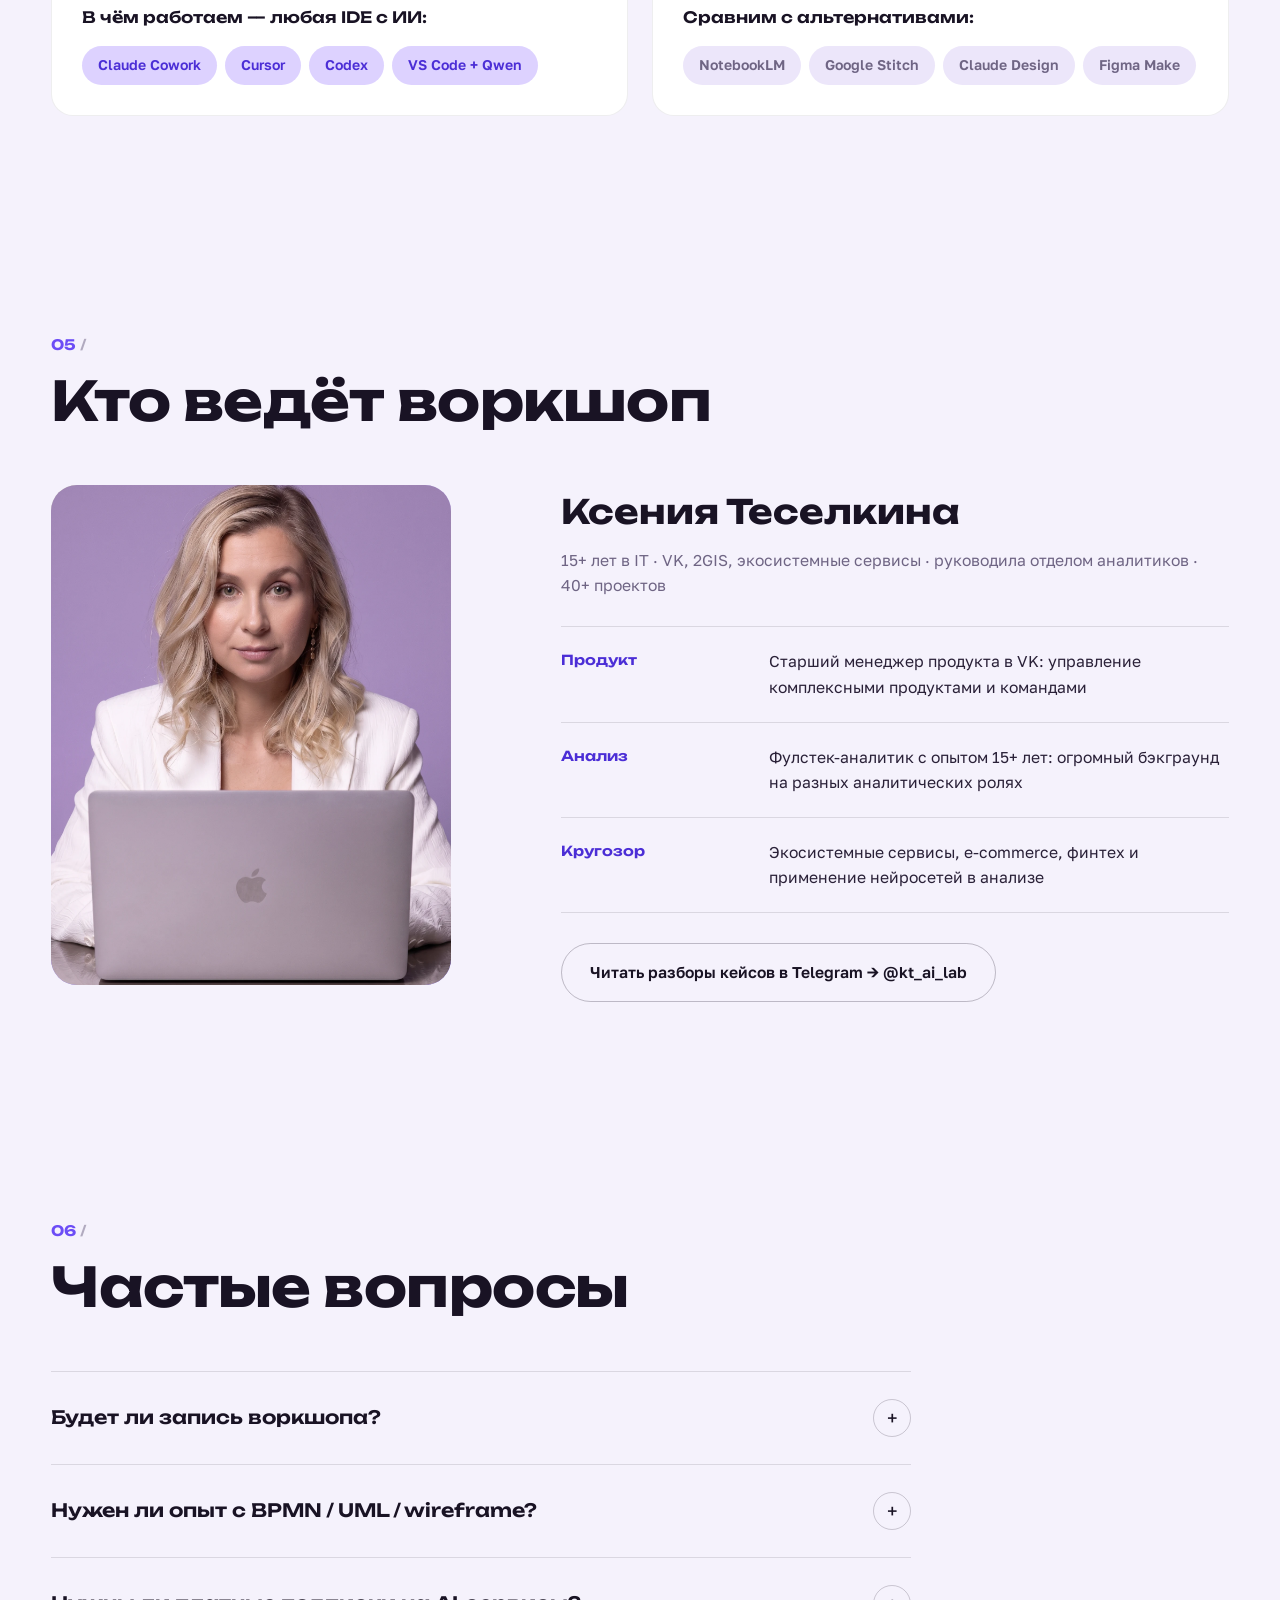
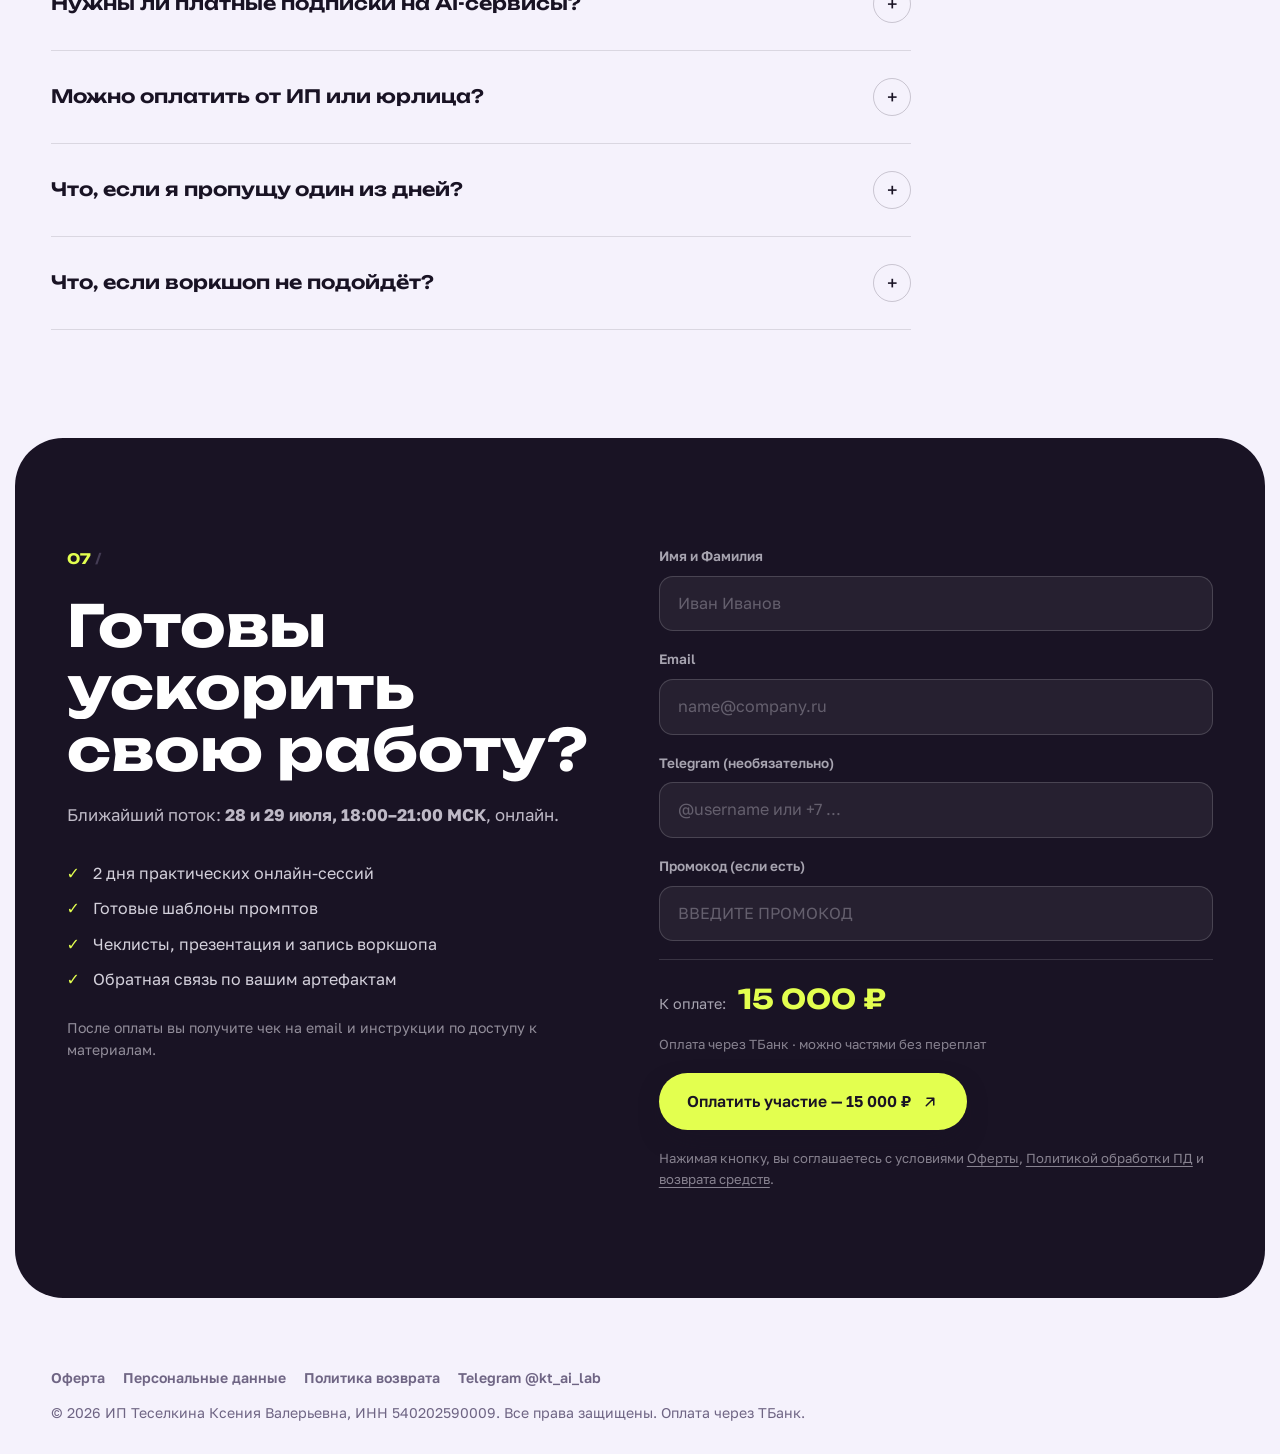
<file: study.html>
<!DOCTYPE html>
<html lang="ru">
<head>
  <meta charset="UTF-8">
  <meta name="viewport" content="width=device-width, initial-scale=1.0">
  <title>Диаграммы, прототипы и презентации с ИИ — воркшоп для аналитиков</title>
  <meta name="description" content="Практический воркшоп Ксении Теселкиной: рабочий AI-пайплайн для аналитика — от BPMN и Mermaid до интерфейсных прототипов и графов знаний. 28–29 июля, онлайн.">
  <meta property="og:title" content="Диаграммы, прототипы и презентации с ИИ для аналитиков">
  <meta property="og:description" content="Практический воркшоп: перестаньте тратить часы на ручной визуал. 28–29 июля, 18:00–21:00 МСК.">
  <meta property="og:image" content="assets/img/og.jpg">
  <link rel="preconnect" href="https://fonts.googleapis.com">
  <link rel="preconnect" href="https://fonts.gstatic.com" crossorigin>
  <link href="https://fonts.googleapis.com/css2?family=Unbounded:wght@400;500;600;700;800&family=Golos+Text:wght@400;500;600;700&display=swap" rel="stylesheet">
  <link rel="stylesheet" href="assets/css/style.css">
  <link rel="icon" href="data:image/svg+xml,<svg xmlns='http://www.w3.org/2000/svg' viewBox='0 0 100 100'><rect width='100' height='100' rx='24' fill='%23191324'/><text x='50' y='68' font-size='52' text-anchor='middle' fill='%23E3FF4F' font-family='Arial' font-weight='bold'>K</text></svg>">
</head>
<body class="page-study">

  <div class="grain" aria-hidden="true"></div>
  <div class="cursor" aria-hidden="true"><div class="cursor__dot"></div><div class="cursor__ring"></div></div>

  <!-- ============ HEADER ============ -->
  <header class="header" id="header">
    <a href="#top" class="header__logo" data-magnetic>
      <span class="header__logo-mark">KT</span>
      <span class="header__logo-text">AI с Ксенией</span>
    </a>
    <nav class="header__nav" aria-label="Основная навигация">
      <a href="#program" class="header__link">Программа</a>
      <a href="#results" class="header__link">Результат</a>
      <a href="#author" class="header__link">Автор</a>
      <a href="#faq" class="header__link">FAQ</a>
      <a href="index.html" class="header__link">← Портфолио</a>
    </nav>
    <div class="header__right">
      <a href="#signup" class="btn btn--primary header__cta" data-magnetic><span>Иду на воркшоп</span></a>
      <button class="burger" id="burger" type="button" aria-label="Меню" aria-expanded="false">
        <span></span><span></span>
      </button>
    </div>
  </header>

  <!-- Mobile menu -->
  <div class="mobmenu" id="mobmenu" aria-hidden="true">
    <nav class="mobmenu__nav">
      <a href="#program" class="mobmenu__link">Программа</a>
      <a href="#results" class="mobmenu__link">Результат</a>
      <a href="#author" class="mobmenu__link">Автор</a>
      <a href="#faq" class="mobmenu__link">FAQ</a>
      <a href="#signup" class="mobmenu__link">Записаться</a>
      <a href="index.html" class="mobmenu__link">← Портфолио</a>
    </nav>
    <div class="mobmenu__footer">
      <a href="https://t.me/kt_ai_lab" target="_blank" rel="noopener">Telegram</a>
      <a href="mailto:k.tesselkina@gmail.com">Email</a>
    </div>
  </div>

  <main id="top">

    <!-- ============ HERO ============ -->
    <section class="shero">
      <div class="shero__inner">
        <div class="lhero__badge reveal-line">
          <span class="lhero__pulse" aria-hidden="true"></span>
          <span>Ближайший поток — 28 и 29 июля · 18:00–21:00 МСК · онлайн</span>
        </div>
        <h1 class="shero__title lhero__title">
          <span class="hero__title-line"><span class="hero__title-word">Диаграммы, прототипы</span></span>
          <span class="hero__title-line"><span class="hero__title-word">и презентации <em class="lhero__em">с ИИ</em></span></span>
          <span class="hero__title-line"><span class="hero__title-word hero__title-word--outline">для аналитиков</span></span>
        </h1>
        <p class="hero__sub shero__sub reveal">Практический воркшоп о том, как перестать тратить часы на ручной визуал и собрать рабочий AI-пайплайн: от BPMN и Mermaid до интерфейсных прототипов и графов знаний.</p>
        <div class="hero__cta reveal">
          <a href="#signup" class="btn btn--primary" data-magnetic><span>Иду на воркшоп</span><svg viewBox="0 0 24 24" fill="none"><path d="M7 17L17 7M17 7H8M17 7V16" stroke="currentColor" stroke-width="2" stroke-linecap="round" stroke-linejoin="round"/></svg></a>
          <a href="#program" class="btn btn--ghost" data-magnetic><span>Посмотреть программу</span></a>
        </div>
        <div class="lhero__meta reveal">
          <div class="lhero__countdown" id="countdown" hidden>
            <span class="lhero__countdown-label">до старта</span>
            <span class="lhero__countdown-num" id="cdDays">0</span><span class="lhero__countdown-u">дн</span>
            <span class="lhero__countdown-num" id="cdHours">0</span><span class="lhero__countdown-u">ч</span>
            <span class="lhero__countdown-num" id="cdMins">0</span><span class="lhero__countdown-u">мин</span>
          </div>
          <div class="hero__stats lhero__stats">
            <div class="stat"><span class="stat__num">2010</span><span class="stat__label">в IT с этого года</span></div>
            <div class="stat"><span class="stat__num" data-count="10" data-suffix="+">0</span><span class="stat__label">курсов для аналитиков</span></div>
            <div class="stat"><span class="stat__num" data-count="300" data-suffix="+">0</span><span class="stat__label">довольных учеников</span></div>
          </div>
        </div>
      </div>
      <svg class="shero__scribble" viewBox="0 0 600 400" fill="none" aria-hidden="true">
        <path class="hero__scribble-path" d="M40 320 C 120 180, 280 160, 300 280 C 320 400, 140 420, 130 300 C 120 180, 320 100, 460 150 C 560 190, 580 300, 500 340" stroke="currentColor" stroke-width="40" stroke-linecap="round"/>
      </svg>
    </section>

    <!-- ============ MARQUEE ============ -->
    <div class="marquee" aria-hidden="true">
      <div class="marquee__track">
        <div class="marquee__group">
          <span>BPMN</span><i>✳</i><span>Mermaid</span><i>✳</i><span>UML</span><i>✳</i><span>C4</span><i>✳</i><span>User Flow</span><i>✳</i><span>Wireframe</span><i>✳</i><span>Прототипы</span><i>✳</i><span>Презентации</span><i>✳</i><span>Графы знаний</span><i>✳</i><span>AI-пайплайн</span><i>✳</i>
        </div>
        <div class="marquee__group" aria-hidden="true">
          <span>BPMN</span><i>✳</i><span>Mermaid</span><i>✳</i><span>UML</span><i>✳</i><span>C4</span><i>✳</i><span>User Flow</span><i>✳</i><span>Wireframe</span><i>✳</i><span>Прототипы</span><i>✳</i><span>Презентации</span><i>✳</i><span>Графы знаний</span><i>✳</i><span>AI-пайплайн</span><i>✳</i>
        </div>
      </div>
    </div>

    <!-- ============ PAIN ============ -->
    <section class="section pain">
      <div class="pain__grid">
        <div>
          <span class="section__num">01</span>
          <h2 class="section__title reveal-words">Вы понимаете задачу за час, а оформляете её до ночи…</h2>
        </div>
        <div class="pain__text">
          <p class="reveal">Вы уже поняли процесс. У вас в голове готовая логика, связи, крайние случаи.</p>
          <p class="reveal">А дальше начинается другая работа. Открыть draw.io и двигать прямоугольники, чтобы линии не пересекались. Перенести ту же логику в sequence-диаграмму. Нарисовать с десяток экранов в разных состояниях. Упаковать всё в презентацию, потому что на Zoom'е без слайдов не слушают.</p>
          <p class="pain__accent reveal">Самая ценная часть работы — анализ — занимает у вас час. А оформление, в котором уже нет никакой мысли, съедает вечер. И так в каждой задаче.</p>
        </div>
      </div>
    </section>

    <!-- ============ FIT ============ -->
    <section class="section fit">
      <div class="section__head">
        <span class="section__num">02</span>
        <h2 class="section__title reveal-words">Честно: кому это точно зайдёт, а кому — нет</h2>
        <p class="section__sub reveal">Чтобы вы не потратили 15 000 ₽ зря — прочитайте эти списки.</p>
      </div>
      <div class="fit__grid">
        <div class="fit__col fit__col--yes reveal" data-tilt>
          <h3 class="fit__title"><span class="fit__mark fit__mark--yes">✓</span>Зайдёт, если:</h3>
          <ul>
            <li>вы системный, продуктовый, бизнес-аналитик или менеджер продукта — и BPMN/UML/wireframe ваша рутина</li>
            <li>вы уже пробовали ChatGPT для работы, но результат был «ну такое» — и бросили</li>
            <li>вы хотите за 2 вечера получить готовый пайплайн: от заметок до диаграмм и слайдов</li>
            <li>вы устали от ручной работы в Figma / draw.io / PowerPoint и хотите убрать оттуда 80% рутины</li>
            <li>у вас нет дизайнера под боком, а презентацию или схему сдавать уже завтра</li>
          </ul>
        </div>
        <div class="fit__col fit__col--no reveal" data-tilt>
          <h3 class="fit__title"><span class="fit__mark fit__mark--no">✗</span>Скорее не ваш вариант, если:</h3>
          <ul>
            <li>вы ищете базовый курс по нотациям — BPMN/UML с нуля (здесь про ускорение, не про основы)</li>
            <li>вы ждёте «курс по ChatGPT в целом» без привязки к задачам аналитика</li>
            <li>вы готовы только смотреть — воркшоп практический, будем делать в прямом эфире</li>
            <li>у вас уже выстроен AI-пайплайн в команде и дизайнер решает визуал</li>
            <li>вы не готовы поставить 2–3 AI-сервиса (все бесплатные тарифы подойдут, но аккаунты нужны)</li>
          </ul>
        </div>
      </div>
    </section>

    <!-- ============ SPEED / RESULTS ============ -->
    <section class="section speed" id="results">
      <div class="section__head">
        <span class="section__num">03</span>
        <h2 class="section__title reveal-words">Что вы сможете создавать за минуты</h2>
        <p class="section__sub reveal">Вместо часов ручной отрисовки — быстрые и структурные черновики, готовые для обсуждения с командой.</p>
      </div>
      <div class="speed__cards">
        <div class="speedcard reveal" data-tilt>
          <span class="speedcard__time">2 мин</span>
          <h3>Диаграмма из текстового ТЗ</h3>
          <p>Sequence-диаграмма из текстового ТЗ — вместо часа в draw.io.</p>
        </div>
        <div class="speedcard speedcard--accent reveal" data-tilt>
          <span class="speedcard__time">5 мин</span>
          <h3>Wireframe экранов</h3>
          <p>Wireframe ключевых экранов прямо из требований.</p>
        </div>
        <div class="speedcard reveal" data-tilt>
          <span class="speedcard__time">3 мин</span>
          <h3>Слайд для стейкхолдера</h3>
          <p>Слайд презентации из аналитического материала.</p>
        </div>
      </div>
      <div class="speed__list reveal">
        <h3 class="speed__list-title">Что заберёт на себя ИИ:</h3>
        <ul>
          <li>BPMN и sequence из текста — за минуты, не часы</li>
          <li>Wireframe экранов по описанию требований</li>
          <li>Структура и черновик слайдов для стейкхолдеров</li>
          <li>Перевод логики между нотациями без ручного переписывания</li>
          <li>Граф знаний из сырых требований</li>
        </ul>
        <p class="speed__free">А у вас появляется свободное время — на себя, детей и хобби ✳</p>
      </div>
    </section>

    <!-- ============ PROGRAM ============ -->
    <section class="section program" id="program">
      <div class="section__head">
        <span class="section__num">04</span>
        <h2 class="section__title reveal-words">Программа воркшопа</h2>
        <p class="section__sub reveal">Работаем на сквозном кейсе: мобильное приложение для создания клубов по интересам.</p>
      </div>

      <div class="days">
        <article class="day reveal">
          <header class="day__head">
            <span class="day__label">День 1</span>
            <h3 class="day__title">Диаграммы и прототипы</h3>
            <span class="day__date">28 июля · 18:00–21:00 МСК</span>
          </header>
          <div class="day__modules">
            <div class="module">
              <span class="module__num">1</span>
              <div>
                <h4>Системы и процессы</h4>
                <ul>
                  <li>BPMN, Mermaid, UML, C4, user flow</li>
                  <li>Подходы text-to-diagram и diagram-as-code</li>
                  <li><b>Практика:</b> сборка BPMN процесса и перевод в UML для другой аудитории</li>
                </ul>
              </div>
            </div>
            <div class="module">
              <span class="module__num">2</span>
              <div>
                <h4>Прототипы интерфейсов</h4>
                <ul>
                  <li>Как превращать user flow в wireframe</li>
                  <li>Проектирование экранов, UX-паттерны, кликабельные прототипы, дизайн-система</li>
                  <li><b>Практика:</b> прототипы ключевых экранов (лента, создание клуба)</li>
                </ul>
              </div>
            </div>
          </div>
        </article>

        <article class="day day--accent reveal">
          <header class="day__head">
            <span class="day__label">День 2</span>
            <h3 class="day__title">Презентации и пайплайн</h3>
            <span class="day__date">29 июля · 18:00–21:00 МСК</span>
          </header>
          <div class="day__modules">
            <div class="module">
              <span class="module__num">3</span>
              <div>
                <h4>Презентации и графы знаний</h4>
                <ul>
                  <li>Презентация проекта и отчёт о проделанной работе из заметок и требований</li>
                  <li>Граф сущностей: роли, связи, зависимости</li>
                  <li><b>Практика:</b> сборка мини-презентации и графа знаний приложения</li>
                </ul>
              </div>
            </div>
            <div class="module">
              <span class="module__num">4</span>
              <div>
                <h4>Рабочий AI-пайплайн</h4>
                <ul>
                  <li>Сборка инструментов в единый экономящий время процесс</li>
                  <li>Чеклист ревью AI-сгенерированных артефактов, авто-ревью</li>
                  <li><b>Финал:</b> готовый процесс применения ИИ в вашей работе, рекомендации по адаптации под ваши проекты</li>
                </ul>
              </div>
            </div>
          </div>
        </article>
      </div>

      <div class="outcome reveal">
        <h3 class="outcome__title">На выходе у вас будет</h3>
        <ul class="outcome__list">
          <li>BPMN из текстовых требований</li>
          <li>Сгенерированные диаграммы UML и C4</li>
          <li>Wireframe экранов</li>
          <li>10-слайдовая презентация для стейкхолдера</li>
          <li>ИИ-агент, которого можно донастроить под ваш проект</li>
        </ul>
        <p class="outcome__note">Всё — в вашей папке, всё — сделано вашими руками.</p>
      </div>

      <div class="tools reveal">
        <div class="tools__col">
          <h3 class="tools__title">В чём работаем — любая IDE с ИИ:</h3>
          <div class="tools__chips">
            <span>Claude Cowork</span><span>Cursor</span><span>Codex</span><span>VS Code + Qwen</span>
          </div>
        </div>
        <div class="tools__col">
          <h3 class="tools__title">Сравним с альтернативами:</h3>
          <div class="tools__chips tools__chips--alt">
            <span>NotebookLM</span><span>Google Stitch</span><span>Claude Design</span><span>Figma Make</span>
          </div>
        </div>
      </div>
    </section>

    <!-- ============ AUTHOR ============ -->
    <section class="section author" id="author">
      <div class="section__head">
        <span class="section__num">05</span>
        <h2 class="section__title reveal-words">Кто ведёт воркшоп</h2>
      </div>
      <div class="author__grid">
        <div class="author__photo-col reveal" data-tilt>
          <figure class="photo photo--about">
            <img src="assets/img/about.webp" alt="Ксения Теселкина" loading="lazy">
            <figcaption class="photo__ph" aria-hidden="true"><span class="photo__ph-label">about.webp</span></figcaption>
          </figure>
        </div>
        <div class="author__body">
          <h3 class="author__name reveal">Ксения Теселкина</h3>
          <p class="author__meta reveal">15+ лет в IT · VK, 2GIS, экосистемные сервисы · руководила отделом аналитиков · 40+ проектов</p>
          <ul class="author__facts">
            <li class="fact reveal">
              <span class="fact__k">Продукт</span>
              <span class="fact__v">Старший менеджер продукта в VK: управление комплексными продуктами и командами</span>
            </li>
            <li class="fact reveal">
              <span class="fact__k">Анализ</span>
              <span class="fact__v">Фулстек-аналитик с опытом 15+ лет: огромный бэкграунд на разных аналитических ролях</span>
            </li>
            <li class="fact reveal">
              <span class="fact__k">Кругозор</span>
              <span class="fact__v">Экосистемные сервисы, e-commerce, финтех и применение нейросетей в анализе</span>
            </li>
          </ul>
          <a href="https://t.me/kt_ai_lab" target="_blank" rel="noopener" class="btn btn--ghost reveal" data-magnetic><span>Читать разборы кейсов в Telegram → @kt_ai_lab</span></a>
        </div>
      </div>
    </section>

    <!-- ============ FAQ ============ -->
    <section class="section faq" id="faq">
      <div class="section__head">
        <span class="section__num">06</span>
        <h2 class="section__title reveal-words">Частые вопросы</h2>
      </div>
      <div class="acc">
        <details class="acc__item reveal">
          <summary class="acc__q"><span>Будет ли запись воркшопа?</span><span class="acc__icon" aria-hidden="true">+</span></summary>
          <p class="acc__a">Да, запись обоих дней входит в стоимость — вместе с презентацией, чеклистами и шаблонами промптов она останется у вас навсегда.</p>
        </details>
        <details class="acc__item reveal">
          <summary class="acc__q"><span>Нужен ли опыт с BPMN / UML / wireframe?</span><span class="acc__icon" aria-hidden="true">+</span></summary>
          <p class="acc__a">Да, базовый: воркшоп про ускорение работы с нотациями, а не про их изучение с нуля. Если BPMN/UML/wireframe — ваша рутина, вам подойдёт.</p>
        </details>
        <details class="acc__item reveal">
          <summary class="acc__q"><span>Нужны ли платные подписки на AI-сервисы?</span><span class="acc__icon" aria-hidden="true">+</span></summary>
          <p class="acc__a">Нет, бесплатных тарифов достаточно. Понадобится заранее зарегистрировать аккаунты в 2–3 AI-сервисах — пришлю список после оплаты.</p>
        </details>
        <details class="acc__item reveal">
          <summary class="acc__q"><span>Можно оплатить от ИП или юрлица?</span><span class="acc__icon" aria-hidden="true">+</span></summary>
          <p class="acc__a">Да, работаю как ИП — выставлю счёт и закрывающие документы. Напишите в Telegram @kt_ai_lab, согласуем детали.</p>
        </details>
        <details class="acc__item reveal">
          <summary class="acc__q"><span>Что, если я пропущу один из дней?</span><span class="acc__icon" aria-hidden="true">+</span></summary>
          <p class="acc__a">Ничего страшного: посмотрите запись, а вопросы по практике зададите на втором дне или в чате — обратная связь по вашим артефактам входит в воркшоп.</p>
        </details>
        <details class="acc__item reveal">
          <summary class="acc__q"><span>Что, если воркшоп не подойдёт?</span><span class="acc__icon" aria-hidden="true">+</span></summary>
          <p class="acc__a">Действует политика возврата — условия описаны в оферте. Если сомневаетесь, начните со списков «кому зайдёт / кому нет» выше или напишите мне в Telegram.</p>
        </details>
      </div>
    </section>

    <!-- ============ SIGNUP ============ -->
    <section class="section signup" id="signup">
      <div class="signup__inner">
        <div class="signup__left">
          <span class="section__num section__num--light">07</span>
          <h2 class="channel__title reveal-words">Готовы ускорить свою работу?</h2>
          <p class="channel__desc reveal">Ближайший поток: <b>28 и 29 июля, 18:00–21:00 МСК</b>, онлайн.</p>
          <ul class="signup__includes reveal">
            <li>2 дня практических онлайн-сессий</li>
            <li>Готовые шаблоны промптов</li>
            <li>Чеклисты, презентация и запись воркшопа</li>
            <li>Обратная связь по вашим артефактам</li>
          </ul>
          <p class="signup__after reveal">После оплаты вы получите чек на email и инструкции по доступу к материалам.</p>
        </div>
        <form class="sform reveal" id="signupForm">
          <label class="sform__field">
            <span class="sform__label">Имя и Фамилия</span>
            <input type="text" name="name" required autocomplete="name" placeholder="Иван Иванов">
          </label>
          <label class="sform__field">
            <span class="sform__label">Email</span>
            <input type="email" name="email" required autocomplete="email" placeholder="name@company.ru">
          </label>
          <label class="sform__field">
            <span class="sform__label">Telegram (необязательно)</span>
            <input type="text" name="telegram" placeholder="@username или +7 ...">
          </label>
          <label class="sform__field">
            <span class="sform__label">Промокод (если есть)</span>
            <input type="text" name="promo" placeholder="ВВЕДИТЕ ПРОМОКОД">
          </label>
          <div class="sform__price">
            <span>К оплате:</span>
            <strong>15 000 ₽</strong>
            <small>Оплата через ТБанк · можно частями без переплат</small>
          </div>
          <button type="submit" class="btn btn--primary sform__submit" data-magnetic><span>Оплатить участие — 15 000 ₽</span><svg viewBox="0 0 24 24" fill="none"><path d="M7 17L17 7M17 7H8M17 7V16" stroke="currentColor" stroke-width="2" stroke-linecap="round" stroke-linejoin="round"/></svg></button>
          <p class="sform__note">Нажимая кнопку, вы соглашаетесь с условиями <a href="#">Оферты</a>, <a href="#">Политикой обработки ПД</a> и <a href="#">возврата средств</a>.</p>
        </form>
      </div>
    </section>
  </main>

  <!-- Sticky CTA (mobile) -->
  <div class="stickycta" id="stickyCta" aria-hidden="true">
    <div class="stickycta__text"><b>28–29 июля</b> · 18:00 МСК</div>
    <a href="#signup" class="btn btn--primary stickycta__btn"><span>Иду на воркшоп · 15 000 ₽</span></a>
  </div>

  <footer class="footer">
    <div class="footer__bottom footer__bottom--legal">
      <div class="footer__legal">
        <a href="#">Оферта</a>
        <a href="#">Персональные данные</a>
        <a href="#">Политика возврата</a>
        <a href="https://t.me/kt_ai_lab" target="_blank" rel="noopener">Telegram @kt_ai_lab</a>
      </div>
      <span>© 2026 ИП Теселкина Ксения Валерьевна, ИНН 540202590009. Все права защищены. Оплата через ТБанк.</span>
    </div>
  </footer>

  <script src="assets/js/main.js"></script>
  <script>
    (function () {
      // ================= НАСТРОЙКИ =================
      // Ссылка на оплату (ТБанк / платёжная форма). Пока пустая —
      // форма отправляет заявку письмом. Впишите ссылку, чтобы кнопка
      // вела сразу на оплату (данные формы добавятся в query-параметры).
      var PAYMENT_URL = "";
      // Дата старта потока для обратного отсчёта:
      var START = new Date("2026-07-28T18:00:00+03:00");
      // =============================================

      // ---- обратный отсчёт ----
      var cd = document.getElementById("countdown");
      function tick() {
        var diff = START - new Date();
        if (diff <= 0) { cd.hidden = true; return; }
        cd.hidden = false;
        document.getElementById("cdDays").textContent = Math.floor(diff / 86400000);
        document.getElementById("cdHours").textContent = Math.floor(diff / 3600000) % 24;
        document.getElementById("cdMins").textContent = Math.floor(diff / 60000) % 60;
        setTimeout(tick, 30000);
      }
      tick();

      // ---- аккордеон: закрывать соседей ----
      var items = document.querySelectorAll(".acc__item");
      items.forEach(function (d) {
        d.addEventListener("toggle", function () {
          if (d.open) items.forEach(function (o) { if (o !== d) o.open = false; });
        });
      });

      // ---- липкая CTA после первого экрана ----
      var sticky = document.getElementById("stickyCta");
      var signup = document.getElementById("signup");
      window.addEventListener("scroll", function () {
        var pastHero = window.scrollY > window.innerHeight * 0.9;
        var nearForm = signup.getBoundingClientRect().top < window.innerHeight;
        sticky.classList.toggle("is-visible", pastHero && !nearForm);
      }, { passive: true });

      // ---- форма ----
      document.getElementById("signupForm").addEventListener("submit", function (e) {
        e.preventDefault();
        var fd = new FormData(e.target);
        if (PAYMENT_URL) {
          var q = new URLSearchParams({
            name: fd.get("name") || "", email: fd.get("email") || "",
            telegram: fd.get("telegram") || "", promo: fd.get("promo") || ""
          });
          location.href = PAYMENT_URL + (PAYMENT_URL.indexOf("?") > -1 ? "&" : "?") + q.toString();
          return;
        }
        var body = "Заявка на воркшоп «Диаграммы, прототипы и презентации с ИИ»\n\n"
          + "Имя: " + fd.get("name") + "\nEmail: " + fd.get("email")
          + "\nTelegram: " + (fd.get("telegram") || "—") + "\nПромокод: " + (fd.get("promo") || "—");
        location.href = "mailto:k.tesselkina@gmail.com?subject=" + encodeURIComponent("Заявка на воркшоп 28–29 июля")
          + "&body=" + encodeURIComponent(body);
      });
    })();
  </script>
</body>
</html>
</file>
<file: assets/css/style.css>
/* ============================================================
   Ксения Теселкина — портфолио
   Palette: lavender paper / ink / violet / lime marker
   Type: Unbounded (display) + Golos Text (body)
   ============================================================ */

:root {
  --bg: #f5f2fc;
  --bg-soft: #ece6fa;
  --ink: #191324;
  --ink-soft: #2a2138;
  --muted: #6f6584;
  --accent: #6c4df6;
  --accent-deep: #4b2ed6;
  --accent-soft: #ddd2ff;
  --lime: #e3ff4f;
  --white: #ffffff;
  --radius: 22px;
  --font-display: "Unbounded", system-ui, sans-serif;
  --font-body: "Golos Text", system-ui, sans-serif;
  --ease-out: cubic-bezier(0.22, 1, 0.36, 1);
  --header-h: 76px;
}

* { margin: 0; padding: 0; box-sizing: border-box; }

html { scroll-behavior: smooth; }

body {
  font-family: var(--font-body);
  background: var(--bg);
  color: var(--ink);
  line-height: 1.6;
  overflow-x: hidden;
  -webkit-font-smoothing: antialiased;
}

::selection { background: var(--accent); color: var(--white); }

img { max-width: 100%; display: block; }
a { color: inherit; text-decoration: none; }
button { font: inherit; background: none; border: none; cursor: pointer; color: inherit; }

/* ---------- grain ---------- */
.grain {
  position: fixed; inset: -50%;
  width: 200%; height: 200%;
  pointer-events: none;
  z-index: 9998;
  opacity: 0.05;
  background-image: url("data:image/svg+xml,%3Csvg xmlns='http://www.w3.org/2000/svg' width='300' height='300'%3E%3Cfilter id='n'%3E%3CfeTurbulence type='fractalNoise' baseFrequency='0.9' numOctaves='2'/%3E%3C/filter%3E%3Crect width='100%25' height='100%25' filter='url(%23n)'/%3E%3C/svg%3E");
  animation: grain 8s steps(10) infinite;
}
@keyframes grain {
  0%, 100% { transform: translate(0, 0); }
  20% { transform: translate(-3%, 2%); }
  40% { transform: translate(2%, -3%); }
  60% { transform: translate(-2%, -2%); }
  80% { transform: translate(3%, 3%); }
}

/* ---------- custom cursor ---------- */
.cursor { display: none; }
@media (hover: hover) and (pointer: fine) {
  .cursor { display: block; position: fixed; top: 0; left: 0; z-index: 9999; pointer-events: none; }
  .cursor__dot {
    position: absolute; width: 8px; height: 8px; border-radius: 50%;
    background: var(--accent); transform: translate(-50%, -50%);
  }
  .cursor__ring {
    position: absolute; width: 36px; height: 36px; border-radius: 50%;
    border: 1.5px solid var(--accent);
    transform: translate(-50%, -50%);
    transition: width 0.25s var(--ease-out), height 0.25s var(--ease-out), opacity 0.25s, background 0.25s;
    opacity: 0.5;
  }
  .cursor.is-hover .cursor__ring {
    width: 56px; height: 56px; opacity: 0.9;
    background: rgba(108, 77, 246, 0.08);
  }
}

/* ---------- intro loader ---------- */
.intro {
  position: fixed; inset: 0; z-index: 10000;
  background: var(--ink);
  display: flex; align-items: center; justify-content: center;
  transition: transform 0.7s var(--ease-out);
}
.intro.is-done { transform: translateY(-101%); }
.intro__word {
  display: flex; overflow: hidden;
  font-family: var(--font-display); font-weight: 700;
  font-size: clamp(2rem, 6vw, 4rem); color: var(--bg);
}
.intro__word span {
  display: inline-block;
  transform: translateY(110%);
  animation: intro-letter 0.6s var(--ease-out) forwards;
}
.intro__word span:nth-child(1) { animation-delay: 0.05s; color: var(--lime); }
.intro__word span:nth-child(2) { animation-delay: 0.1s; }
.intro__word span:nth-child(3) { animation-delay: 0.15s; }
.intro__word span:nth-child(4) { animation-delay: 0.2s; }
.intro__word span:nth-child(5) { animation-delay: 0.25s; }
.intro__word span:nth-child(6) { animation-delay: 0.3s; }
@keyframes intro-letter { to { transform: translateY(0); } }

/* ---------- header ---------- */
.header {
  position: fixed; top: 0; left: 0; right: 0; z-index: 1000;
  height: var(--header-h);
  display: flex; align-items: center; justify-content: space-between;
  padding: 0 clamp(20px, 4vw, 56px);
  transition: background 0.4s, box-shadow 0.4s, transform 0.4s var(--ease-out);
}
.header.is-scrolled {
  background: rgba(245, 242, 252, 0.82);
  backdrop-filter: blur(14px);
  -webkit-backdrop-filter: blur(14px);
  box-shadow: 0 1px 0 rgba(25, 19, 36, 0.06);
}
.header.is-hidden { transform: translateY(-100%); }

.header__logo { display: flex; align-items: center; gap: 12px; }
.header__logo-mark {
  display: grid; place-items: center;
  width: 40px; height: 40px; border-radius: 12px;
  background: var(--ink); color: var(--lime);
  font-family: var(--font-display); font-size: 0.8rem; font-weight: 700;
  transition: transform 0.3s var(--ease-out), border-radius 0.3s;
}
.header__logo:hover .header__logo-mark { transform: rotate(-8deg); border-radius: 50%; }
.header__logo-text { font-weight: 600; font-size: 0.95rem; letter-spacing: 0.01em; }

.header__nav { display: flex; gap: clamp(16px, 2.5vw, 34px); }
.header__link {
  position: relative; font-size: 0.92rem; font-weight: 500; color: var(--ink-soft);
  padding: 4px 0;
}
.header__link::after {
  content: ""; position: absolute; left: 0; bottom: 0;
  width: 100%; height: 2px; background: var(--accent);
  transform: scaleX(0); transform-origin: right;
  transition: transform 0.35s var(--ease-out);
}
.header__link:hover::after { transform: scaleX(1); transform-origin: left; }

.header__right { display: flex; align-items: center; gap: 20px; }
.lang { display: flex; align-items: center; gap: 6px; font-weight: 600; font-size: 0.88rem; }
.lang__btn { color: var(--muted); padding: 4px 2px; transition: color 0.25s; letter-spacing: 0.04em; }
.lang__btn:hover { color: var(--ink); }
.lang__btn.is-active { color: var(--ink); box-shadow: 0 2px 0 var(--accent); }
.lang__divider { color: var(--muted); opacity: 0.5; }

.burger { display: none; position: relative; width: 42px; height: 42px; z-index: 1102; }
body.menu-open .header {
  z-index: 1200; background: transparent;
  box-shadow: none; backdrop-filter: none; -webkit-backdrop-filter: none;
  transform: none;
}
body.menu-open .lang { opacity: 0; pointer-events: none; }
.lang { transition: opacity 0.3s; }
body.menu-open .header__logo-mark { background: var(--lime); color: var(--ink); }
body.menu-open .header__logo-text { color: var(--bg); }
.burger span {
  position: absolute; left: 8px; width: 26px; height: 2px;
  background: var(--ink); border-radius: 2px;
  transition: transform 0.35s var(--ease-out), top 0.35s var(--ease-out), background 0.3s;
}
.burger span:nth-child(1) { top: 16px; }
.burger span:nth-child(2) { top: 24px; }
.burger.is-open span:nth-child(1) { top: 20px; transform: rotate(45deg); background: var(--bg); }
.burger.is-open span:nth-child(2) { top: 20px; transform: rotate(-45deg); background: var(--bg); }

/* ---------- mobile menu ---------- */
.mobmenu {
  position: fixed; inset: 0; z-index: 1100;
  background: var(--ink);
  display: flex; flex-direction: column; justify-content: center;
  padding: 90px clamp(24px, 8vw, 60px) 40px;
  clip-path: circle(0% at calc(100% - 50px) 38px);
  transition: clip-path 0.6s var(--ease-out);
  visibility: hidden;
}
.mobmenu.is-open { clip-path: circle(150% at calc(100% - 50px) 38px); visibility: visible; }
.mobmenu__nav { display: flex; flex-direction: column; gap: 8px; }
.mobmenu__link {
  font-family: var(--font-display); font-weight: 600;
  font-size: clamp(1.7rem, 7vw, 2.6rem); color: var(--bg);
  padding: 8px 0;
  opacity: 0; transform: translateY(24px);
  transition: opacity 0.45s var(--ease-out), transform 0.45s var(--ease-out), color 0.25s;
}
.mobmenu__link:hover { color: var(--lime); }
.mobmenu.is-open .mobmenu__link { opacity: 1; transform: translateY(0); }
.mobmenu.is-open .mobmenu__link:nth-child(1) { transition-delay: 0.15s; }
.mobmenu.is-open .mobmenu__link:nth-child(2) { transition-delay: 0.21s; }
.mobmenu.is-open .mobmenu__link:nth-child(3) { transition-delay: 0.27s; }
.mobmenu.is-open .mobmenu__link:nth-child(4) { transition-delay: 0.33s; }
.mobmenu.is-open .mobmenu__link:nth-child(5) { transition-delay: 0.39s; }
.mobmenu__footer {
  margin-top: 48px; display: flex; gap: 28px;
  color: var(--accent-soft); font-weight: 500;
  opacity: 0; transition: opacity 0.5s 0.45s;
}
.mobmenu.is-open .mobmenu__footer { opacity: 1; }

/* ---------- buttons ---------- */
.btn {
  display: inline-flex; align-items: center; gap: 10px;
  padding: 16px 28px; border-radius: 100px;
  font-weight: 600; font-size: 0.98rem;
  transition: transform 0.3s var(--ease-out), box-shadow 0.3s, background 0.3s, color 0.3s;
  will-change: transform;
}
.btn svg { width: 18px; height: 18px; transition: transform 0.3s var(--ease-out); }
.btn:hover svg { transform: translate(3px, -3px); }
.btn--primary {
  background: var(--ink); color: var(--white);
  box-shadow: 0 10px 30px -12px rgba(25, 19, 36, 0.5);
}
.btn--primary:hover { background: var(--accent-deep); box-shadow: 0 14px 34px -10px rgba(75, 46, 214, 0.55); }
.btn--ghost {
  border: 1.5px solid rgba(25, 19, 36, 0.25); color: var(--ink);
}
.btn--ghost:hover { border-color: var(--ink); background: rgba(25, 19, 36, 0.04); }
.btn--light { background: var(--lime); color: var(--ink); }
.btn--light:hover { background: var(--white); }

/* ---------- hero ---------- */
.hero {
  position: relative;
  min-height: 100svh;
  display: flex; flex-direction: column; justify-content: center;
  padding: calc(var(--header-h) + 30px) clamp(20px, 4vw, 56px) 40px;
  overflow: hidden;
}
.hero__scribble {
  position: absolute; left: -8%; top: 22%;
  width: min(72vw, 860px); color: var(--accent-soft);
  opacity: 0.55; z-index: 0; pointer-events: none;
}
.hero__scribble-path {
  stroke-dasharray: 4200; stroke-dashoffset: 4200;
  animation: scribble-draw 2.6s 0.9s var(--ease-out) forwards;
}
@keyframes scribble-draw { to { stroke-dashoffset: 0; } }

.hero__inner {
  position: relative; z-index: 1;
  display: grid; grid-template-columns: 1.15fr 0.85fr;
  gap: clamp(24px, 4vw, 60px);
  align-items: center;
  max-width: 1280px; margin: 0 auto; width: 100%;
}

.hero__eyebrow {
  font-size: 0.92rem; font-weight: 600; letter-spacing: 0.14em;
  text-transform: uppercase; color: var(--accent-deep);
  margin-bottom: clamp(16px, 2.5vh, 28px);
}
.hero__title {
  font-family: var(--font-display);
  font-weight: 800;
  font-size: clamp(2.5rem, 7.2vw, 5.6rem);
  line-height: 1.02;
  letter-spacing: -0.01em;
  text-transform: uppercase;
  margin-bottom: clamp(18px, 3vh, 30px);
}
.hero__title-line { display: block; overflow: hidden; padding-bottom: 0.08em; }
.hero__title-word {
  display: inline-block;
  transform: translateY(110%);
  transition: transform 0.9s var(--ease-out);
}
body.is-loaded .hero__title-word { transform: translateY(0); }
.hero__title-line:nth-child(2) .hero__title-word { transition-delay: 0.12s; }
.hero__title-word--outline {
  color: transparent;
  -webkit-text-stroke: 2px var(--ink);
}
.hero__sub {
  max-width: 34em; font-size: clamp(1rem, 1.4vw, 1.15rem);
  color: var(--ink-soft); margin-bottom: clamp(22px, 3.5vh, 36px);
}
.hero__cta { display: flex; flex-wrap: wrap; gap: 14px; margin-bottom: clamp(28px, 5vh, 52px); }

.hero__stats { display: flex; gap: clamp(24px, 4vw, 56px); flex-wrap: wrap; }
.stat { display: flex; flex-direction: column; }
.stat__num {
  font-family: var(--font-display); font-weight: 700;
  font-size: clamp(1.6rem, 3vw, 2.3rem); color: var(--ink);
}
.stat__label { font-size: 0.86rem; color: var(--muted); max-width: 11em; }

/* hero photo */
.hero__right { position: relative; }
.hero__photo-wrap { position: relative; max-width: 440px; margin-left: auto; }
.hero__blob {
  position: absolute; inset: -12% -10% -14% -10%;
  background: linear-gradient(145deg, var(--accent) 0%, var(--accent-deep) 65%, #35208f 100%);
  border-radius: 58% 42% 55% 45% / 48% 55% 45% 52%;
  animation: blob-morph 14s ease-in-out infinite alternate;
  z-index: 0;
}
@keyframes blob-morph {
  0%   { border-radius: 58% 42% 55% 45% / 48% 55% 45% 52%; }
  50%  { border-radius: 45% 55% 42% 58% / 55% 45% 55% 45%; }
  100% { border-radius: 52% 48% 58% 42% / 42% 58% 42% 58%; }
}

.photo { position: relative; overflow: hidden; }
.photo img { width: 100%; height: 100%; object-fit: cover; position: relative; z-index: 1; }
.photo img.is-missing { display: none; }
.photo__ph {
  position: absolute; inset: 0; z-index: 0;
  display: grid; place-items: center;
  background:
    radial-gradient(120% 90% at 20% 10%, rgba(227, 255, 79, 0.5), transparent 55%),
    linear-gradient(160deg, var(--accent-soft), var(--accent) 130%);
}
.photo__ph-label {
  font-family: var(--font-display); font-size: 0.72rem; font-weight: 600;
  color: rgba(25, 19, 36, 0.55);
  border: 1.5px dashed rgba(25, 19, 36, 0.35);
  padding: 8px 14px; border-radius: 100px;
}
.photo--hero {
  position: relative; z-index: 1;
  aspect-ratio: 4 / 5;
  border-radius: 200px 200px 26px 26px;
}
.photo--hero img { object-position: 50% 18%; }
.photo--about { border-radius: 26px; aspect-ratio: 4 / 5; }
.photo--avatar { width: 52px; height: 52px; border-radius: 50%; flex: 0 0 auto; }

.hero__badge {
  position: absolute; top: -34px; left: -34px; z-index: 2;
  width: 116px; height: 116px;
}
.hero__badge-svg { width: 100%; height: 100%; animation: spin 16s linear infinite; }
@keyframes spin { to { transform: rotate(360deg); } }
.hero__badge-text { font-size: 11.5px; font-weight: 600; letter-spacing: 0.18em; fill: var(--ink); text-transform: uppercase; font-family: var(--font-body); }
.hero__badge-center {
  position: absolute; inset: 0; display: grid; place-items: center;
  font-size: 1.5rem; color: var(--accent);
}

.hero__chip {
  position: absolute; z-index: 2;
  background: var(--white); border-radius: 100px;
  padding: 10px 18px; font-size: 0.85rem; font-weight: 600;
  box-shadow: 0 12px 30px -10px rgba(25, 19, 36, 0.25);
  white-space: nowrap;
}
.hero__chip--1 { right: -6%; top: 18%; }
.hero__chip--2 { left: -10%; bottom: 16%; background: var(--lime); }

.hero__scrollhint {
  position: absolute; bottom: 28px; left: clamp(20px, 4vw, 56px);
  display: flex; align-items: center; gap: 12px;
  font-size: 0.8rem; letter-spacing: 0.16em; text-transform: uppercase; color: var(--muted);
}
.hero__scrollhint-line { width: 56px; height: 1.5px; background: var(--muted); overflow: hidden; position: relative; }
.hero__scrollhint-line::after {
  content: ""; position: absolute; inset: 0; background: var(--accent);
  transform: translateX(-100%); animation: scroll-line 2s var(--ease-out) infinite;
}
@keyframes scroll-line {
  0% { transform: translateX(-100%); }
  60% { transform: translateX(0); }
  100% { transform: translateX(100%); }
}

/* ---------- marquee ---------- */
.marquee {
  background: var(--ink); color: var(--bg);
  padding: 18px 0; overflow: hidden;
  transform: rotate(-1.2deg) scale(1.02);
}
.marquee__track { display: flex; width: max-content; animation: marquee 28s linear infinite; }
.marquee:hover .marquee__track { animation-play-state: paused; }
@keyframes marquee { to { transform: translateX(-50%); } }
.marquee__group { display: flex; align-items: center; flex: 0 0 auto; }
.marquee__group span {
  font-family: var(--font-display); font-weight: 500;
  font-size: clamp(0.9rem, 1.6vw, 1.15rem); text-transform: uppercase;
  padding: 0 22px; white-space: nowrap;
}
.marquee__group i { color: var(--lime); font-style: normal; }

/* ---------- sections ---------- */
.section { padding: clamp(80px, 12vh, 140px) clamp(20px, 4vw, 56px); max-width: 1280px; margin: 0 auto; }
.section__head { margin-bottom: clamp(40px, 6vh, 72px); position: relative; }
.section__num {
  font-family: var(--font-display); font-weight: 700; font-size: 0.9rem;
  color: var(--accent); display: inline-block; margin-bottom: 14px;
}
.section__num::after { content: " /"; color: var(--muted); opacity: 0.5; }
.section__num--light { color: var(--lime); }
.section__title {
  font-family: var(--font-display); font-weight: 700;
  font-size: clamp(1.8rem, 4.4vw, 3.4rem);
  line-height: 1.1; letter-spacing: -0.01em;
  max-width: 16em;
}
.section__sub { margin-top: 18px; color: var(--muted); max-width: 40em; font-size: 1.05rem; }

/* word-by-word title reveal */
.reveal-words .word {
  display: inline-block; overflow: hidden; vertical-align: bottom;
}
.reveal-words .word > span {
  display: inline-block; transform: translateY(110%);
  transition: transform 0.7s var(--ease-out);
}
.reveal-words.is-visible .word > span { transform: translateY(0); }

/* generic reveal */
.reveal, .reveal-line {
  opacity: 0; transform: translateY(34px);
  transition: opacity 0.8s var(--ease-out), transform 0.8s var(--ease-out);
}
.reveal.is-visible, .reveal-line.is-visible { opacity: 1; transform: translateY(0); }

/* ---------- about ---------- */
.about__grid {
  display: grid; grid-template-columns: 0.85fr 1.15fr;
  gap: clamp(30px, 5vw, 80px); align-items: start;
}
.about__photo-col { position: sticky; top: calc(var(--header-h) + 20px); }
.about__lead {
  font-size: clamp(1.2rem, 2vw, 1.5rem); font-weight: 600;
  line-height: 1.45; margin-bottom: 22px;
}
.about__body { color: var(--ink-soft); font-size: 1.05rem; margin-bottom: 40px; }
.about__facts { list-style: none; display: flex; flex-direction: column; }
.fact {
  display: grid; grid-template-columns: minmax(130px, 190px) 1fr;
  gap: 18px; padding: 22px 0;
  border-top: 1px solid rgba(25, 19, 36, 0.12);
  transition: padding-left 0.35s var(--ease-out);
}
.fact:last-child { border-bottom: 1px solid rgba(25, 19, 36, 0.12); }
.fact:hover { padding-left: 10px; }
.fact__k { font-family: var(--font-display); font-weight: 600; font-size: 0.86rem; color: var(--accent-deep); }
.fact__v { color: var(--ink-soft); font-size: 0.98rem; }

/* ---------- experience / timeline ---------- */
.timeline { display: flex; flex-direction: column; }
.timeline__item {
  display: grid; grid-template-columns: minmax(110px, 170px) 1fr;
  gap: clamp(18px, 3vw, 48px);
  padding: clamp(28px, 4vh, 44px) 0;
  border-top: 1px solid rgba(25, 19, 36, 0.12);
  position: relative;
  transition: background 0.35s;
}
.timeline__item:last-child { border-bottom: 1px solid rgba(25, 19, 36, 0.12); }
.timeline__item::before {
  content: ""; position: absolute; left: 0; top: 0;
  width: 100%; height: 2px; background: var(--accent);
  transform: scaleX(0); transform-origin: left;
  transition: transform 0.6s var(--ease-out);
}
.timeline__item:hover::before { transform: scaleX(1); }
.timeline__period {
  font-family: var(--font-display); font-size: 0.82rem; font-weight: 600;
  color: var(--muted); text-transform: uppercase; letter-spacing: 0.08em;
  padding-top: 6px;
}
.timeline__role {
  font-family: var(--font-display); font-weight: 600;
  font-size: clamp(1.15rem, 2.2vw, 1.6rem); margin-bottom: 12px; line-height: 1.25;
}
.timeline__desc { color: var(--ink-soft); max-width: 44em; margin-bottom: 16px; }
.timeline__tags { display: flex; flex-wrap: wrap; gap: 8px; }
.timeline__tags span {
  font-size: 0.8rem; font-weight: 600; color: var(--accent-deep);
  background: var(--accent-soft); border-radius: 100px; padding: 5px 13px;
}

/* ---------- workshops ---------- */
.cards {
  display: grid; grid-template-columns: repeat(3, 1fr);
  gap: clamp(16px, 2vw, 24px);
}
.card {
  position: relative;
  background: var(--white); border-radius: var(--radius);
  padding: clamp(24px, 2.6vw, 34px);
  display: flex; flex-direction: column; gap: 14px;
  border: 1px solid rgba(25, 19, 36, 0.07);
  transition: transform 0.4s var(--ease-out), box-shadow 0.4s, background 0.4s;
  will-change: transform;
  overflow: hidden;
}
.card::after {
  content: ""; position: absolute; right: -40px; top: -40px;
  width: 120px; height: 120px; border-radius: 50%;
  background: radial-gradient(circle, var(--accent-soft), transparent 70%);
  opacity: 0; transition: opacity 0.4s;
}
.card:hover { transform: translateY(-6px); box-shadow: 0 24px 50px -20px rgba(75, 46, 214, 0.3); }
.card:hover::after { opacity: 1; }
.card__num {
  font-family: var(--font-display); font-weight: 700; font-size: 0.82rem;
  color: var(--accent);
}
.card__title {
  font-family: var(--font-display); font-weight: 600;
  font-size: clamp(1.02rem, 1.5vw, 1.2rem); line-height: 1.3;
}
.card__desc { color: var(--muted); font-size: 0.94rem; flex-grow: 1; }
.card__foot { display: flex; align-items: center; justify-content: space-between; gap: 10px; }
.card__tag {
  font-size: 0.76rem; font-weight: 600; letter-spacing: 0.04em;
  color: var(--ink); background: var(--lime);
  padding: 5px 12px; border-radius: 100px;
}
.card__arrow {
  display: grid; place-items: center;
  width: 34px; height: 34px; border-radius: 50%;
  border: 1.5px solid rgba(25, 19, 36, 0.15);
  color: var(--ink);
  transition: background 0.3s, color 0.3s, border-color 0.3s, transform 0.35s var(--ease-out);
}
.card__arrow svg { width: 16px; height: 16px; }
.card:hover .card__arrow {
  background: var(--accent); border-color: var(--accent); color: var(--white);
  transform: rotate(45deg);
}
.workshops__cta-btns { display: flex; gap: 14px; flex-wrap: wrap; }
.workshops__cta {
  margin-top: clamp(36px, 6vh, 60px);
  display: flex; align-items: center; justify-content: space-between;
  gap: 24px; flex-wrap: wrap;
  background: var(--bg-soft); border-radius: var(--radius);
  padding: clamp(24px, 3.4vw, 44px);
}
.workshops__cta p {
  font-family: var(--font-display); font-weight: 600;
  font-size: clamp(1.1rem, 2vw, 1.5rem);
}

/* ---------- channel ---------- */
.channel {
  max-width: none; margin: 0;
  background: var(--ink); color: var(--bg);
  border-radius: clamp(24px, 4vw, 48px);
  margin-inline: clamp(8px, 1.2vw, 20px);
}
.channel__inner {
  max-width: 1280px; margin: 0 auto;
  display: grid; grid-template-columns: 1.05fr 0.95fr;
  gap: clamp(32px, 5vw, 80px); align-items: center;
}
.channel__title {
  font-family: var(--font-display); font-weight: 700;
  font-size: clamp(2rem, 5vw, 3.6rem); line-height: 1.08;
  margin: 10px 0 20px; color: var(--white);
}
.channel__desc { color: rgba(245, 242, 252, 0.75); font-size: 1.05rem; max-width: 34em; margin-bottom: 32px; }

.tgcard {
  background: rgba(255, 255, 255, 0.06);
  border: 1px solid rgba(255, 255, 255, 0.12);
  border-radius: var(--radius);
  padding: clamp(20px, 2.4vw, 30px);
  backdrop-filter: blur(6px);
  display: flex; flex-direction: column; gap: 14px;
  transition: transform 0.4s var(--ease-out);
}
.tgcard__head { display: flex; align-items: center; gap: 14px; margin-bottom: 6px; }
.tgcard__head strong { display: block; font-size: 1.05rem; color: var(--white); }
.tgcard__head span { font-size: 0.82rem; color: rgba(245, 242, 252, 0.55); }
.tgcard__msg {
  background: rgba(255, 255, 255, 0.08);
  border-radius: 4px 16px 16px 16px;
  padding: 13px 16px; font-size: 0.92rem;
  color: rgba(245, 242, 252, 0.9);
}
.tgcard__msg--accent { background: var(--accent); color: var(--white); }

/* ---------- contact ---------- */
.contact__links { display: flex; flex-direction: column; }
.contact__link {
  display: grid; grid-template-columns: minmax(90px, 160px) 1fr auto;
  align-items: center; gap: 18px;
  padding: clamp(24px, 4vh, 40px) 0;
  border-top: 1px solid rgba(25, 19, 36, 0.12);
  transition: padding-left 0.35s var(--ease-out);
}
.contact__link:last-child { border-bottom: 1px solid rgba(25, 19, 36, 0.12); }
.contact__link:hover { padding-left: 14px; }
.contact__link-label {
  font-size: 0.82rem; font-weight: 600; text-transform: uppercase;
  letter-spacing: 0.12em; color: var(--muted);
}
.contact__link-value {
  font-family: var(--font-display); font-weight: 600;
  font-size: clamp(1.05rem, 2.6vw, 1.7rem);
  transition: color 0.3s;
  overflow-wrap: anywhere;
}
.contact__link:hover .contact__link-value { color: var(--accent-deep); }
.contact__link svg { width: 26px; height: 26px; transition: transform 0.35s var(--ease-out); }
.contact__link:hover svg { transform: translate(4px, -4px); }

/* ---------- footer ---------- */
.footer { padding-top: clamp(30px, 5vh, 60px); overflow: hidden; }
.footer__marquee { overflow: hidden; opacity: 0.08; }
.footer__marquee-track {
  display: flex; width: max-content;
  font-family: var(--font-display); font-weight: 800;
  font-size: clamp(4rem, 12vw, 10rem); text-transform: uppercase; white-space: nowrap;
  animation: marquee 24s linear infinite;
}
.footer__bottom {
  display: flex; align-items: center; justify-content: space-between; gap: 16px;
  padding: 24px clamp(20px, 4vw, 56px) 30px;
  font-size: 0.88rem; color: var(--muted);
  flex-wrap: wrap;
}
.footer__up {
  display: grid; place-items: center;
  width: 46px; height: 46px; border-radius: 50%;
  border: 1.5px solid rgba(25, 19, 36, 0.2);
  font-size: 1.1rem; color: var(--ink);
  transition: background 0.3s, color 0.3s, transform 0.3s var(--ease-out);
}
.footer__up:hover { background: var(--ink); color: var(--lime); }

/* ============================================================
   STUDY PAGE
   ============================================================ */
.shero {
  position: relative;
  min-height: 88svh;
  display: flex; align-items: center;
  padding: calc(var(--header-h) + 30px) clamp(20px, 4vw, 56px) 60px;
  overflow: hidden;
}
.shero__inner { max-width: 1280px; margin: 0 auto; width: 100%; position: relative; z-index: 1; }
.shero__title {
  font-family: var(--font-display); font-weight: 800;
  font-size: clamp(2.4rem, 7.6vw, 6rem);
  line-height: 1.02; letter-spacing: -0.01em; text-transform: uppercase;
  margin: clamp(14px, 2.5vh, 26px) 0 clamp(18px, 3vh, 30px);
}
.shero__sub { max-width: 38em; }
.shero__scribble {
  position: absolute; right: -6%; bottom: -8%;
  width: min(52vw, 620px); color: var(--accent-soft);
  opacity: 0.6; z-index: 0; pointer-events: none;
  transform: rotate(-8deg);
}
.shero__chips { display: flex; flex-wrap: wrap; gap: 12px; margin-top: clamp(30px, 5vh, 50px); }
.shero__chip {
  padding: 12px 20px; border-radius: 100px;
  background: var(--white); border: 1px solid rgba(25, 19, 36, 0.1);
  font-weight: 600; font-size: 0.9rem;
  box-shadow: 0 10px 26px -14px rgba(25, 19, 36, 0.25);
  animation: chip-float 5s ease-in-out infinite;
}
.shero__chip--lime { background: var(--lime); animation-delay: 1.2s; }
.shero__chip--violet { background: var(--accent); color: var(--white); animation-delay: 2.4s; }
@keyframes chip-float {
  0%, 100% { transform: translateY(0) rotate(0deg); }
  50% { transform: translateY(-7px) rotate(-1.2deg); }
}

/* ---- landing hero extras ---- */
.header__cta { padding: 11px 22px; font-size: 0.88rem; }
.lhero__badge {
  display: inline-flex; align-items: center; gap: 10px;
  background: var(--white); border: 1px solid rgba(25, 19, 36, 0.1);
  border-radius: 100px; padding: 10px 20px;
  font-weight: 600; font-size: 0.88rem;
  box-shadow: 0 10px 26px -14px rgba(25, 19, 36, 0.25);
  margin-bottom: clamp(18px, 3vh, 30px);
}
.lhero__pulse {
  width: 10px; height: 10px; border-radius: 50%; background: var(--accent);
  animation: pulse 1.6s ease-in-out infinite;
}
@keyframes pulse {
  0%, 100% { box-shadow: 0 0 0 0 rgba(108, 77, 246, 0.5); }
  50% { box-shadow: 0 0 0 7px rgba(108, 77, 246, 0); }
}
.lhero__title { font-size: clamp(1.9rem, 5.4vw, 4.2rem); }
.lhero__em { font-style: normal; color: var(--accent-deep); }
.lhero__meta { display: flex; flex-wrap: wrap; align-items: center; gap: clamp(24px, 4vw, 56px); margin-top: clamp(28px, 5vh, 48px); }
.lhero__countdown {
  display: flex; align-items: baseline; gap: 8px;
  background: var(--ink); color: var(--bg);
  border-radius: 18px; padding: 16px 22px;
}
.lhero__countdown-label {
  font-size: 0.75rem; text-transform: uppercase; letter-spacing: 0.1em;
  color: rgba(245, 242, 252, 0.6); margin-right: 6px;
}
.lhero__countdown-num { font-family: var(--font-display); font-weight: 700; font-size: 1.5rem; color: var(--lime); }
.lhero__countdown-u { font-size: 0.78rem; color: rgba(245, 242, 252, 0.6); margin-right: 4px; }
.lhero__stats { gap: clamp(20px, 3vw, 44px); }

/* pain */
.pain__grid { display: grid; grid-template-columns: 1fr 1fr; gap: clamp(28px, 5vw, 80px); align-items: start; }
.pain__text p { margin-bottom: 18px; color: var(--ink-soft); font-size: 1.05rem; }
.pain__accent {
  font-weight: 600; color: var(--ink) !important;
  border-left: 4px solid var(--accent); padding-left: 18px;
  background: linear-gradient(90deg, rgba(227, 255, 79, 0.35), transparent 70%);
  padding-top: 10px; padding-bottom: 10px; border-radius: 0 12px 12px 0;
}

/* fit: two honest columns */
.fit__grid { display: grid; grid-template-columns: 1fr 1fr; gap: clamp(16px, 2vw, 24px); }
.fit__col {
  border-radius: var(--radius); padding: clamp(24px, 3vw, 36px);
  transition: transform 0.4s var(--ease-out), box-shadow 0.4s;
}
.fit__col--yes { background: var(--white); border: 1px solid rgba(25, 19, 36, 0.07); }
.fit__col--no { background: var(--bg-soft); border: 1px dashed rgba(25, 19, 36, 0.2); }
.fit__col:hover { transform: translateY(-4px); box-shadow: 0 20px 44px -20px rgba(75, 46, 214, 0.25); }
.fit__title {
  display: flex; align-items: center; gap: 12px;
  font-family: var(--font-display); font-weight: 600; font-size: 1.1rem; margin-bottom: 18px;
}
.fit__mark {
  display: grid; place-items: center; width: 34px; height: 34px; border-radius: 50%;
  font-size: 1rem; flex: 0 0 auto;
}
.fit__mark--yes { background: var(--lime); color: var(--ink); }
.fit__mark--no { background: var(--ink); color: var(--bg); }
.fit__col ul { list-style: none; display: flex; flex-direction: column; gap: 12px; }
.fit__col li { position: relative; padding-left: 22px; font-size: 0.96rem; color: var(--ink-soft); }
.fit__col--yes li::before { content: "→"; position: absolute; left: 0; color: var(--accent); font-weight: 700; }
.fit__col--no li::before { content: "→"; position: absolute; left: 0; color: var(--muted); font-weight: 700; }

/* speed cards */
.speed__cards { display: grid; grid-template-columns: repeat(3, 1fr); gap: clamp(16px, 2vw, 24px); margin-bottom: clamp(28px, 4vh, 44px); }
.speedcard {
  background: var(--white); border: 1px solid rgba(25, 19, 36, 0.07);
  border-radius: var(--radius); padding: clamp(24px, 3vw, 34px);
  transition: transform 0.4s var(--ease-out), box-shadow 0.4s;
  will-change: transform;
}
.speedcard:hover { transform: translateY(-6px); box-shadow: 0 24px 50px -20px rgba(75, 46, 214, 0.3); }
.speedcard--accent { background: var(--ink); color: var(--bg); border-color: var(--ink); }
.speedcard__time {
  display: inline-block;
  font-family: var(--font-display); font-weight: 800;
  font-size: clamp(1.6rem, 3vw, 2.2rem); color: var(--accent-deep);
  margin-bottom: 14px;
}
.speedcard--accent .speedcard__time { color: var(--lime); }
.speedcard h3 { font-family: var(--font-display); font-weight: 600; font-size: 1.05rem; margin-bottom: 10px; line-height: 1.3; }
.speedcard p { font-size: 0.93rem; color: var(--muted); }
.speedcard--accent p { color: rgba(245, 242, 252, 0.7); }

.speed__list {
  background: var(--bg-soft); border-radius: var(--radius);
  padding: clamp(24px, 3.4vw, 40px);
}
.speed__list-title { font-family: var(--font-display); font-weight: 600; font-size: 1.15rem; margin-bottom: 16px; }
.speed__list ul { list-style: none; display: grid; grid-template-columns: 1fr 1fr; gap: 12px 32px; }
.speed__list li { position: relative; padding-left: 24px; color: var(--ink-soft); font-size: 0.97rem; }
.speed__list li::before { content: "✳"; position: absolute; left: 0; color: var(--accent); }
.speed__free { margin-top: 20px; font-weight: 600; font-family: var(--font-display); font-size: 1rem; }

/* program days */
.days { display: grid; grid-template-columns: 1fr 1fr; gap: clamp(16px, 2vw, 24px); margin-bottom: clamp(24px, 4vh, 40px); }
.day {
  border-radius: var(--radius); overflow: hidden;
  background: var(--white); border: 1px solid rgba(25, 19, 36, 0.07);
}
.day--accent { background: var(--ink); color: var(--bg); border-color: var(--ink); }
.day__head { padding: clamp(22px, 2.6vw, 30px) clamp(22px, 2.6vw, 32px) 0; }
.day__label {
  display: inline-block; padding: 6px 14px; border-radius: 100px;
  background: var(--lime); color: var(--ink);
  font-family: var(--font-display); font-weight: 700; font-size: 0.78rem;
  margin-bottom: 14px;
}
.day__title { font-family: var(--font-display); font-weight: 700; font-size: clamp(1.2rem, 2vw, 1.5rem); margin-bottom: 6px; }
.day__date { font-size: 0.85rem; color: var(--muted); }
.day--accent .day__date { color: rgba(245, 242, 252, 0.55); }
.day__modules { padding: clamp(18px, 2.4vw, 26px) clamp(22px, 2.6vw, 32px) clamp(24px, 2.8vw, 34px); display: flex; flex-direction: column; gap: 22px; }
.module { display: grid; grid-template-columns: 44px 1fr; gap: 16px; }
.module__num {
  display: grid; place-items: center; width: 44px; height: 44px; border-radius: 50%;
  border: 1.5px solid rgba(25, 19, 36, 0.18);
  font-family: var(--font-display); font-weight: 700; font-size: 0.95rem;
}
.day--accent .module__num { border-color: rgba(255, 255, 255, 0.25); color: var(--lime); }
.module h4 { font-family: var(--font-display); font-weight: 600; font-size: 1.02rem; margin-bottom: 10px; padding-top: 8px; }
.module ul { list-style: none; display: flex; flex-direction: column; gap: 8px; }
.module li { position: relative; padding-left: 20px; font-size: 0.93rem; color: var(--ink-soft); }
.day--accent .module li { color: rgba(245, 242, 252, 0.8); }
.module li::before { content: "•"; position: absolute; left: 4px; color: var(--accent); font-weight: 700; }
.day--accent .module li::before { color: var(--lime); }

/* outcome */
.outcome {
  background: linear-gradient(135deg, var(--accent) 0%, var(--accent-deep) 100%);
  color: var(--white); border-radius: var(--radius);
  padding: clamp(26px, 3.4vw, 44px);
  margin-bottom: clamp(24px, 4vh, 40px);
}
.outcome__title { font-family: var(--font-display); font-weight: 700; font-size: clamp(1.2rem, 2.2vw, 1.6rem); margin-bottom: 20px; }
.outcome__list { list-style: none; display: grid; grid-template-columns: 1fr 1fr; gap: 12px 32px; margin-bottom: 20px; }
.outcome__list li { position: relative; padding-left: 26px; font-size: 0.97rem; }
.outcome__list li::before { content: "✓"; position: absolute; left: 0; color: var(--lime); font-weight: 700; }
.outcome__note { font-weight: 600; color: var(--lime); font-family: var(--font-display); font-size: 0.95rem; }

/* tools */
.tools { display: grid; grid-template-columns: 1fr 1fr; gap: clamp(16px, 2vw, 24px); }
.tools__col { background: var(--white); border: 1px solid rgba(25, 19, 36, 0.07); border-radius: var(--radius); padding: clamp(22px, 2.6vw, 30px); }
.tools__title { font-family: var(--font-display); font-weight: 600; font-size: 0.98rem; margin-bottom: 16px; }
.tools__chips { display: flex; flex-wrap: wrap; gap: 8px; }
.tools__chips span {
  padding: 8px 16px; border-radius: 100px; font-size: 0.88rem; font-weight: 600;
  background: var(--accent-soft); color: var(--accent-deep);
}
.tools__chips--alt span { background: var(--bg-soft); color: var(--muted); }

/* author */
.author__grid { display: grid; grid-template-columns: 0.8fr 1.2fr; gap: clamp(28px, 5vw, 70px); align-items: start; }
.author__photo-col { max-width: 400px; }
.author__name { font-family: var(--font-display); font-weight: 700; font-size: clamp(1.4rem, 3vw, 2.1rem); margin-bottom: 10px; }
.author__meta { color: var(--muted); margin-bottom: 28px; font-size: 0.98rem; }
.author__facts { list-style: none; margin-bottom: 30px; }

/* signup landing extras */
.signup__includes { list-style: none; display: flex; flex-direction: column; gap: 10px; margin-bottom: 24px; }
.signup__includes li { position: relative; padding-left: 26px; color: rgba(245, 242, 252, 0.85); }
.signup__includes li::before { content: "✓"; position: absolute; left: 0; color: var(--lime); font-weight: 700; }
.signup__after { font-size: 0.88rem; color: rgba(245, 242, 252, 0.55); }
.sform__price {
  display: flex; align-items: baseline; gap: 12px; flex-wrap: wrap;
  border-top: 1px solid rgba(255, 255, 255, 0.14);
  padding-top: 18px;
}
.sform__price span { color: rgba(245, 242, 252, 0.65); font-size: 0.9rem; }
.sform__price strong { font-family: var(--font-display); font-weight: 700; font-size: 1.7rem; color: var(--lime); }
.sform__price small { flex-basis: 100%; color: rgba(245, 242, 252, 0.5); font-size: 0.82rem; }
.sform__note a { text-decoration: underline; text-underline-offset: 3px; }
.sform input::placeholder, .sform textarea::placeholder { color: rgba(245, 242, 252, 0.3); }

/* sticky cta */
.stickycta {
  position: fixed; left: 0; right: 0; bottom: 0; z-index: 900;
  display: flex; align-items: center; justify-content: center; gap: 16px;
  padding: 12px clamp(16px, 4vw, 32px);
  background: rgba(25, 19, 36, 0.92);
  backdrop-filter: blur(12px); -webkit-backdrop-filter: blur(12px);
  color: var(--bg);
  transform: translateY(110%);
  transition: transform 0.45s var(--ease-out);
}
.stickycta.is-visible { transform: translateY(0); }
.stickycta__text { font-size: 0.9rem; white-space: nowrap; }
.stickycta__btn { background: var(--lime); color: var(--ink); padding: 12px 22px; font-size: 0.9rem; }
.stickycta__btn:hover { background: var(--white); }

/* footer legal */
.footer__bottom--legal { flex-direction: column; align-items: flex-start; gap: 12px; }
.footer__legal { display: flex; flex-wrap: wrap; gap: 18px; font-weight: 600; }
.footer__legal a { transition: color 0.25s; }
.footer__legal a:hover { color: var(--accent-deep); }

@media (max-width: 1024px) {
  .pain__grid, .author__grid { grid-template-columns: 1fr; }
  .days { grid-template-columns: 1fr; }
  .speed__cards { grid-template-columns: 1fr; }
  .fit__grid { grid-template-columns: 1fr; }
  .tools { grid-template-columns: 1fr; }
  .header__cta { display: none; }
}
@media (max-width: 720px) {
  .speed__list ul, .outcome__list { grid-template-columns: 1fr; }
  .lhero__badge { font-size: 0.76rem; padding: 9px 14px; }
  .lhero__meta { gap: 20px; }
  .stickycta { gap: 10px; }
  .stickycta__text { display: none; }
  .stickycta__btn { width: 100%; justify-content: center; }
}

/* filters */
.filters { display: flex; flex-wrap: wrap; gap: 10px; margin-bottom: clamp(24px, 4vh, 40px); }
.filters__btn {
  padding: 11px 22px; border-radius: 100px;
  border: 1.5px solid rgba(25, 19, 36, 0.18);
  font-weight: 600; font-size: 0.9rem; color: var(--ink-soft);
  transition: background 0.3s, color 0.3s, border-color 0.3s, transform 0.3s var(--ease-out);
}
.filters__btn:hover { border-color: var(--ink); transform: translateY(-2px); }
.filters__btn.is-active { background: var(--ink); color: var(--lime); border-color: var(--ink); }
#programGrid .card { transition: transform 0.4s var(--ease-out), box-shadow 0.4s, opacity 0.4s var(--ease-out), scale 0.4s var(--ease-out); }
#programGrid .card.is-hidden { display: none; }

/* formats */
.fmts { display: grid; grid-template-columns: repeat(3, 1fr); gap: clamp(16px, 2vw, 24px); }
.fmt {
  position: relative;
  background: var(--white); border: 1px solid rgba(25, 19, 36, 0.07);
  border-radius: var(--radius);
  padding: clamp(26px, 3vw, 38px);
  transition: transform 0.4s var(--ease-out), box-shadow 0.4s;
  will-change: transform;
}
.fmt:hover { transform: translateY(-6px); box-shadow: 0 24px 50px -20px rgba(75, 46, 214, 0.3); }
.fmt--accent { background: var(--ink); color: var(--bg); border-color: var(--ink); }
.fmt__num {
  font-family: var(--font-display); font-weight: 800;
  font-size: 2rem; color: var(--accent-soft); display: block; margin-bottom: 14px;
}
.fmt--accent .fmt__num { color: var(--lime); }
.fmt__title { font-family: var(--font-display); font-weight: 600; font-size: clamp(1.05rem, 1.6vw, 1.25rem); margin-bottom: 12px; line-height: 1.3; }
.fmt__desc { font-size: 0.95rem; color: var(--muted); margin-bottom: 20px; }
.fmt--accent .fmt__desc { color: rgba(245, 242, 252, 0.7); }
.fmt__list { list-style: none; display: flex; flex-direction: column; gap: 8px; }
.fmt__list li { position: relative; padding-left: 22px; font-size: 0.92rem; font-weight: 500; }
.fmt__list li::before { content: "✳"; position: absolute; left: 0; color: var(--accent); }
.fmt--accent .fmt__list li::before { color: var(--lime); }

/* steps */
.steps {
  list-style: none; counter-reset: step;
  display: grid; grid-template-columns: repeat(4, 1fr);
  gap: clamp(16px, 2vw, 28px); position: relative;
}
.steps::before {
  content: ""; position: absolute; top: 26px; left: 4%; right: 4%;
  height: 1.5px; background: rgba(25, 19, 36, 0.14);
}
.step { position: relative; padding-top: 66px; }
.step__num {
  position: absolute; top: 0; left: 0;
  display: grid; place-items: center;
  width: 52px; height: 52px; border-radius: 50%;
  background: var(--bg); border: 1.5px solid rgba(25, 19, 36, 0.2);
  font-family: var(--font-display); font-weight: 700; font-size: 0.85rem;
  transition: background 0.35s, color 0.35s, border-color 0.35s, transform 0.35s var(--ease-out);
}
.step:hover .step__num { background: var(--accent); border-color: var(--accent); color: var(--white); transform: rotate(-8deg) scale(1.08); }
.step__title { font-family: var(--font-display); font-weight: 600; font-size: 1.05rem; margin-bottom: 8px; }
.step__desc { font-size: 0.93rem; color: var(--muted); }

/* faq accordion */
.acc { display: flex; flex-direction: column; max-width: 860px; }
.acc__item { border-top: 1px solid rgba(25, 19, 36, 0.12); }
.acc__item:last-child { border-bottom: 1px solid rgba(25, 19, 36, 0.12); }
.acc__q {
  display: flex; align-items: center; justify-content: space-between; gap: 20px;
  padding: clamp(20px, 3vh, 28px) 0;
  font-family: var(--font-display); font-weight: 600;
  font-size: clamp(0.98rem, 1.7vw, 1.15rem);
  cursor: pointer; list-style: none;
  transition: color 0.3s;
}
.acc__q::-webkit-details-marker { display: none; }
.acc__q:hover { color: var(--accent-deep); }
.acc__icon {
  flex: 0 0 auto;
  display: grid; place-items: center;
  width: 38px; height: 38px; border-radius: 50%;
  border: 1.5px solid rgba(25, 19, 36, 0.2);
  font-size: 1.2rem; font-weight: 400; font-family: var(--font-body);
  transition: transform 0.4s var(--ease-out), background 0.3s, color 0.3s, border-color 0.3s;
}
.acc__item[open] .acc__icon { transform: rotate(45deg); background: var(--ink); color: var(--lime); border-color: var(--ink); }
.acc__a {
  padding: 0 60px 26px 0; color: var(--ink-soft); max-width: 46em;
  animation: acc-open 0.45s var(--ease-out);
}
@keyframes acc-open {
  from { opacity: 0; transform: translateY(-8px); }
  to { opacity: 1; transform: translateY(0); }
}

/* signup */
.signup {
  max-width: none; margin: 0;
  background: var(--ink); color: var(--bg);
  border-radius: clamp(24px, 4vw, 48px);
  margin-inline: clamp(8px, 1.2vw, 20px);
}
.signup__inner {
  max-width: 1280px; margin: 0 auto;
  display: grid; grid-template-columns: 1fr 1.05fr;
  gap: clamp(32px, 5vw, 80px); align-items: start;
}
.sform { display: flex; flex-direction: column; gap: 18px; }
.sform__field { display: flex; flex-direction: column; gap: 8px; }
.sform__label { font-size: 0.85rem; font-weight: 600; color: rgba(245, 242, 252, 0.65); }
.sform input, .sform textarea {
  font: inherit; color: var(--white);
  background: rgba(255, 255, 255, 0.06);
  border: 1px solid rgba(255, 255, 255, 0.16);
  border-radius: 14px; padding: 14px 18px;
  transition: border-color 0.3s, background 0.3s;
  resize: vertical;
}
.sform input:focus, .sform textarea:focus {
  outline: none; border-color: var(--lime);
  background: rgba(255, 255, 255, 0.1);
}
.sform__submit { align-self: flex-start; background: var(--lime); color: var(--ink); }
.sform__submit:hover { background: var(--white); }
.sform__note { font-size: 0.82rem; color: rgba(245, 242, 252, 0.5); }

@media (max-width: 1024px) {
  .fmts { grid-template-columns: 1fr; }
  .steps { grid-template-columns: repeat(2, 1fr); row-gap: 36px; }
  .steps::before { display: none; }
  .signup__inner { grid-template-columns: 1fr; }
}
@media (max-width: 720px) {
  .shero { min-height: auto; }
  .steps { grid-template-columns: 1fr; }
  .acc__a { padding-right: 0; }
}

/* ============================================================
   RESUME PAGE
   ============================================================ */
.header__link.is-current { color: var(--accent-deep); }
.header__link.is-current::after { transform: scaleX(1); }

.rpage { max-width: 900px; margin: 0 auto; padding: calc(var(--header-h) + 40px) clamp(20px, 4vw, 56px) 60px; }

.rhero { padding: clamp(20px, 5vh, 50px) 0 clamp(30px, 5vh, 50px); border-bottom: 1px solid rgba(25, 19, 36, 0.12); }
.rhero__name {
  font-family: var(--font-display); font-weight: 800;
  font-size: clamp(2rem, 6vw, 4rem); line-height: 1.05;
  text-transform: uppercase; letter-spacing: -0.01em;
  margin: 14px 0 22px;
}
.rhero__meta { display: flex; flex-wrap: wrap; gap: 10px; margin-bottom: 26px; }
.rhero__chip {
  display: inline-block; padding: 8px 16px; border-radius: 100px;
  background: var(--white); border: 1px solid rgba(25, 19, 36, 0.1);
  font-size: 0.88rem; font-weight: 600;
  transition: background 0.3s, color 0.3s, border-color 0.3s;
}
a.rhero__chip:hover { background: var(--ink); color: var(--lime); border-color: var(--ink); }
.rhero__chip--plain { background: transparent; border-style: dashed; color: var(--muted); }
.rhero__actions { display: flex; flex-wrap: wrap; gap: 14px; }

.rsection { padding: clamp(30px, 5vh, 50px) 0; border-bottom: 1px solid rgba(25, 19, 36, 0.12); }
.rsection--cta { border-bottom: none; }
.rsection__title {
  font-family: var(--font-display); font-weight: 700;
  font-size: clamp(1.2rem, 2.6vw, 1.7rem);
  margin-bottom: clamp(18px, 3vh, 30px);
}
.rsection__title::before { content: "✳ "; color: var(--accent); font-size: 0.8em; }
.rsummary { font-size: clamp(1rem, 1.5vw, 1.12rem); color: var(--ink-soft); max-width: 60em; }

.rskills { display: grid; grid-template-columns: repeat(2, 1fr); gap: clamp(14px, 2vw, 22px); }
.rskill {
  background: var(--white); border: 1px solid rgba(25, 19, 36, 0.07);
  border-radius: var(--radius); padding: clamp(18px, 2.4vw, 26px);
}
.rskill h3 {
  font-family: var(--font-display); font-weight: 600; font-size: 0.98rem;
  margin-bottom: 14px; color: var(--accent-deep);
}
.rskill__tags { display: flex; flex-wrap: wrap; gap: 8px; }
.rskill__tags span {
  font-size: 0.82rem; font-weight: 500;
  background: var(--bg-soft); border-radius: 100px; padding: 5px 13px;
}

.rjob {
  display: grid; grid-template-columns: minmax(110px, 150px) 1fr;
  gap: clamp(16px, 3vw, 36px);
  padding: clamp(18px, 3vh, 28px) 0;
}
.rjob + .rjob { border-top: 1px dashed rgba(25, 19, 36, 0.14); }
.rjob__period {
  font-family: var(--font-display); font-size: 0.8rem; font-weight: 600;
  color: var(--muted); padding-top: 4px; text-transform: uppercase; letter-spacing: 0.06em;
}
.rjob__role {
  font-family: var(--font-display); font-weight: 600;
  font-size: clamp(1rem, 1.8vw, 1.2rem); line-height: 1.3; margin-bottom: 10px;
}
.rjob__list { list-style: none; display: flex; flex-direction: column; gap: 8px; }
.rjob__list li {
  position: relative; padding-left: 22px; color: var(--ink-soft); font-size: 0.97rem;
}
.rjob__list li::before {
  content: "→"; position: absolute; left: 0; color: var(--accent); font-weight: 700;
}
.rjob__note { color: var(--muted); font-size: 0.95rem; }

.rlangs { list-style: none; display: flex; flex-direction: column; gap: 10px; }
.rlangs li { position: relative; padding-left: 22px; color: var(--ink-soft); }
.rlangs li::before { content: "→"; position: absolute; left: 0; color: var(--accent); font-weight: 700; }

.rcerts { display: grid; grid-template-columns: repeat(3, 1fr); gap: clamp(14px, 2vw, 22px); }
.rcert {
  background: var(--white); border: 1px solid rgba(25, 19, 36, 0.08);
  border-radius: var(--radius); overflow: hidden;
  transition: transform 0.35s var(--ease-out), box-shadow 0.35s;
}
.rcert:hover { transform: translateY(-4px); box-shadow: 0 18px 40px -18px rgba(75, 46, 214, 0.3); }
.rcert img { width: 100%; aspect-ratio: 4 / 3; object-fit: cover; }
.rcert figcaption { padding: 12px 16px; font-size: 0.85rem; font-weight: 600; }

@media (max-width: 720px) {
  .rjob { grid-template-columns: 1fr; gap: 6px; }
  .rskills { grid-template-columns: 1fr; }
  .rcerts { grid-template-columns: repeat(2, 1fr); }
}

/* ---------- print (Скачать PDF = window.print) ---------- */
@media print {
  .grain, .cursor, .header, .mobmenu, .footer, .no-print { display: none !important; }
  body { background: #fff; color: #000; }
  .rpage { padding: 0; max-width: none; }
  .rhero__name { font-size: 2.2rem; }
  .reveal, .reveal-line { opacity: 1 !important; transform: none !important; }
  .reveal-words .word > span { transform: none !important; }
  .rsection, .rjob { break-inside: avoid; }
  a { color: inherit; text-decoration: none; }
  .rskill, .rcert { border: 1px solid #ddd; }
}

/* ---------- language switch fade ---------- */
[data-i18n] { transition: opacity 0.25s ease; }
body.is-translating [data-i18n] { opacity: 0; }

/* ============================================================
   RESPONSIVE
   ============================================================ */
@media (max-width: 1024px) {
  .hero__inner { grid-template-columns: 1fr; gap: 48px; }
  .hero { min-height: auto; padding-bottom: 80px; }
  .hero__photo-wrap { margin: 30px auto 0; max-width: 380px; }
  .hero__chip--1 { right: -2%; }
  .hero__chip--2 { left: -4%; }
  .hero__scrollhint { display: none; }
  .cards { grid-template-columns: repeat(2, 1fr); }
  .channel__inner { grid-template-columns: 1fr; }
  .about__grid { grid-template-columns: 1fr; }
  .about__photo-col { position: static; max-width: 420px; }
}

@media (max-width: 720px) {
  .header__nav { display: none; }
  .burger { display: block; }
  .header__logo-text { display: none; }

  .hero__title { font-size: clamp(2.3rem, 11.5vw, 3.4rem); }
  .hero__stats { gap: 20px; }
  .stat { flex: 1 1 40%; }
  .hero__photo-wrap { margin-top: 52px; }
  .hero__badge { width: 92px; height: 92px; top: -14px; left: -6px; }
  .hero__chip { font-size: 0.78rem; padding: 8px 14px; }
  .hero__chip--1 { right: 0; top: 12%; }
  .hero__chip--2 { left: 0; bottom: 10%; }

  .cards { grid-template-columns: 1fr; }
  .timeline__item { grid-template-columns: 1fr; gap: 10px; }
  .fact { grid-template-columns: 1fr; gap: 6px; }
  .contact__link { grid-template-columns: 1fr auto; }
  .contact__link-label { grid-column: 1 / -1; }
  .workshops__cta { flex-direction: column; align-items: flex-start; }
  .channel { border-radius: 24px; margin-inline: 8px; }
  .footer__bottom { justify-content: center; text-align: center; }
}

/* ---------- reduced motion ---------- */
@media (prefers-reduced-motion: reduce) {
  *, *::before, *::after {
    animation-duration: 0.01ms !important;
    animation-iteration-count: 1 !important;
    transition-duration: 0.01ms !important;
  }
  html { scroll-behavior: auto; }
  .reveal, .reveal-line, .reveal-words .word > span, .hero__title-word { opacity: 1; transform: none; }
}
</file>
